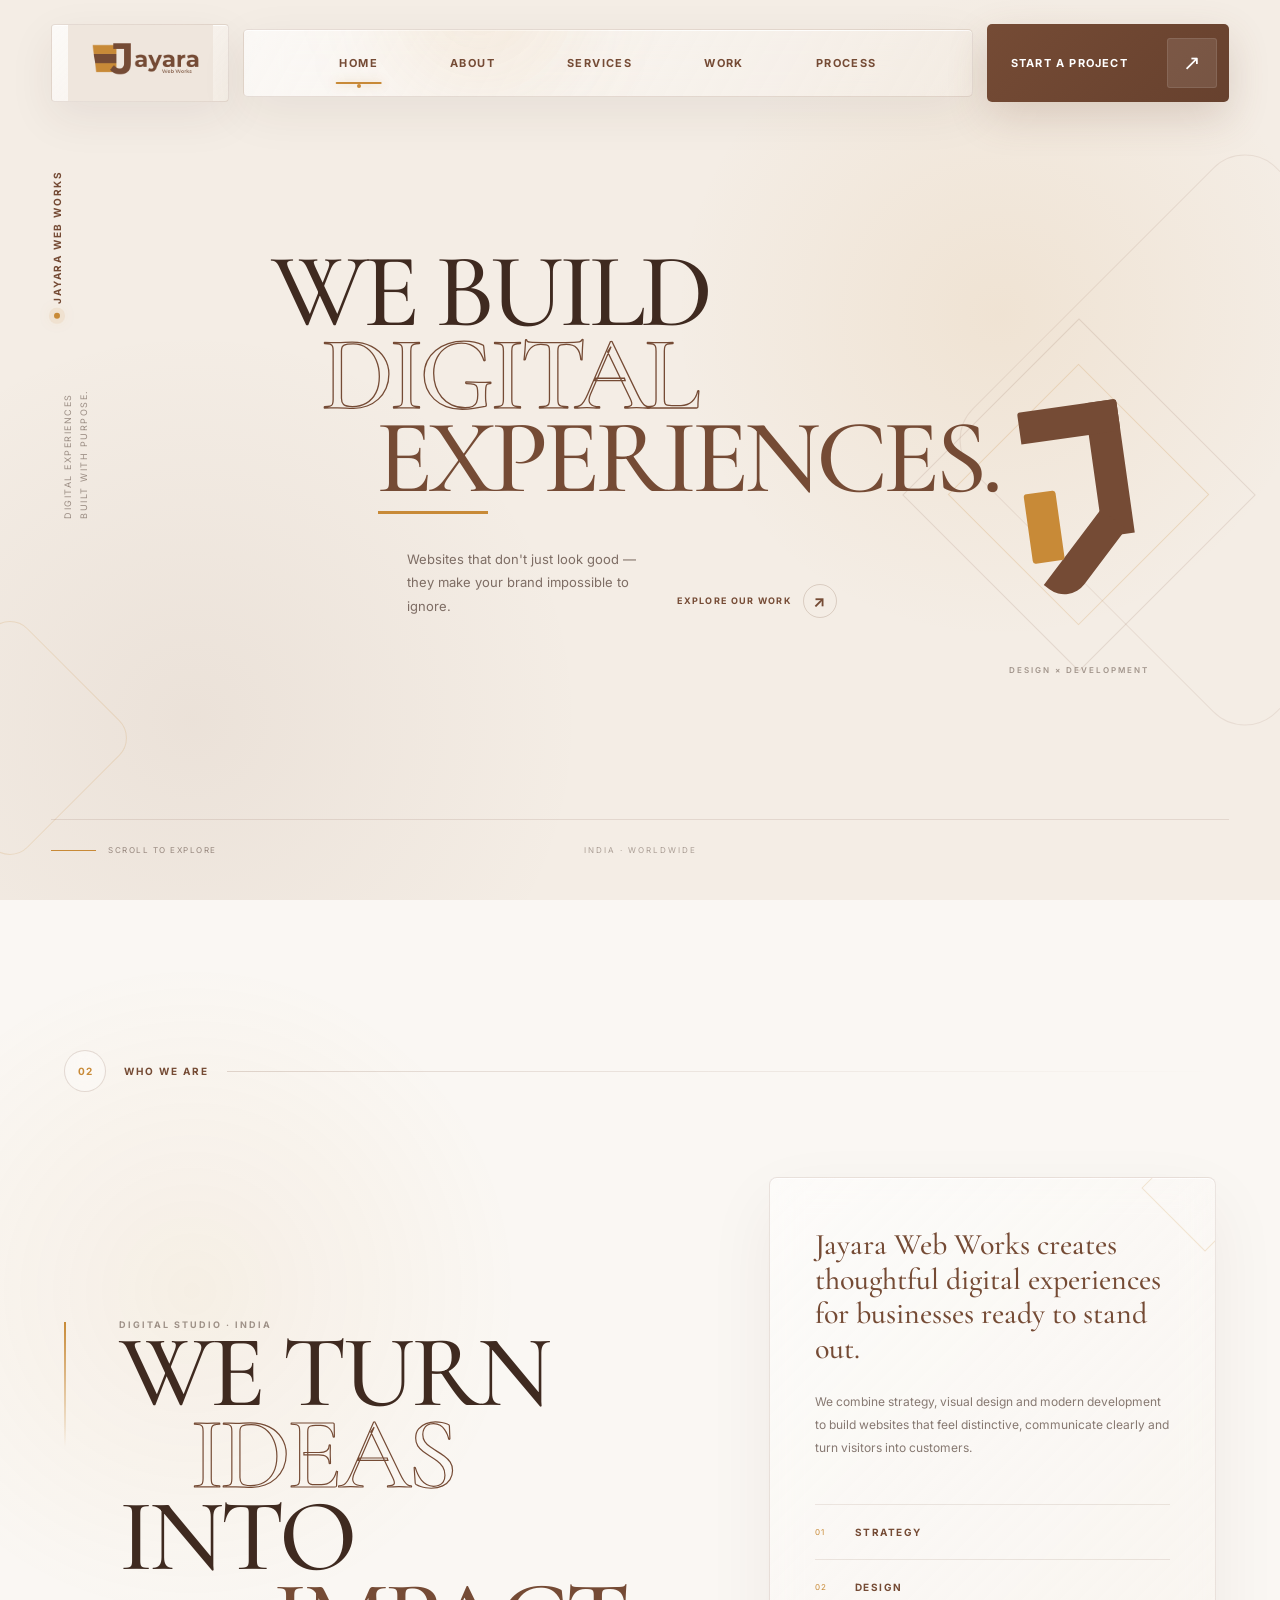
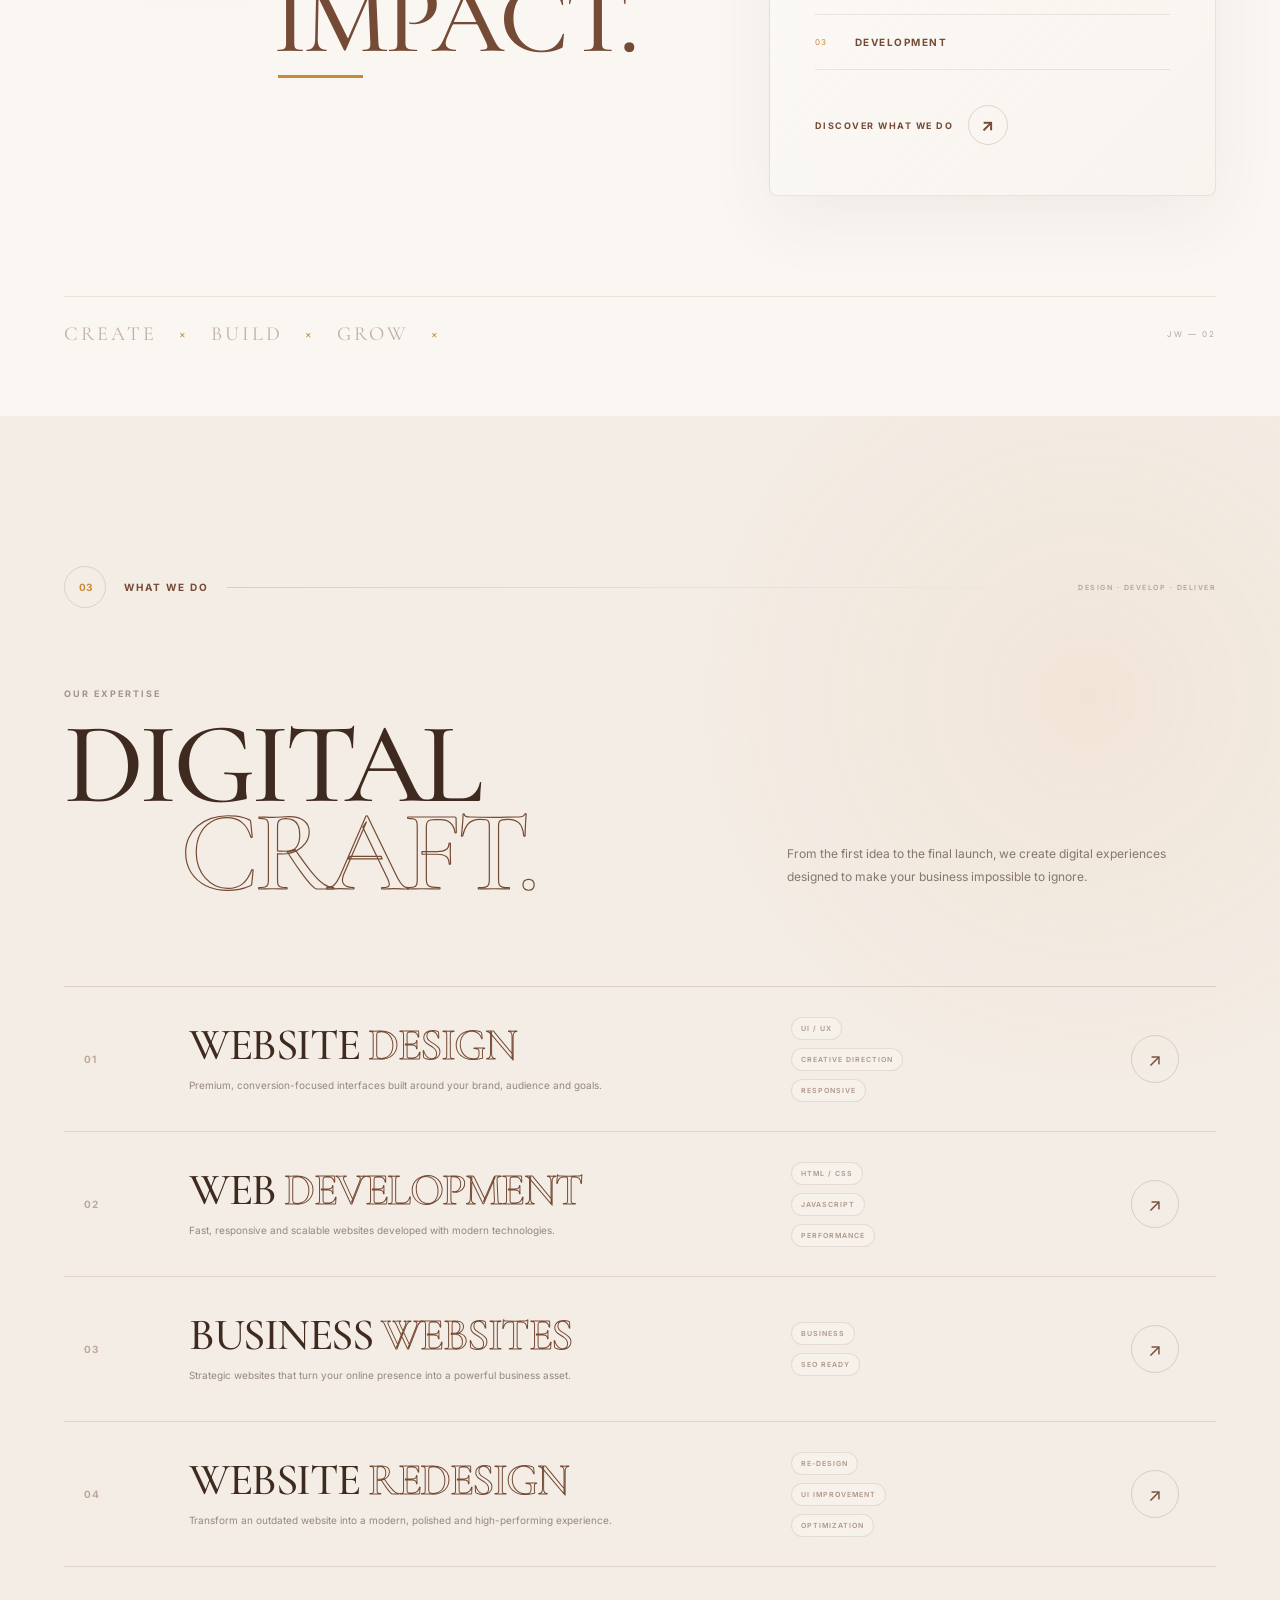
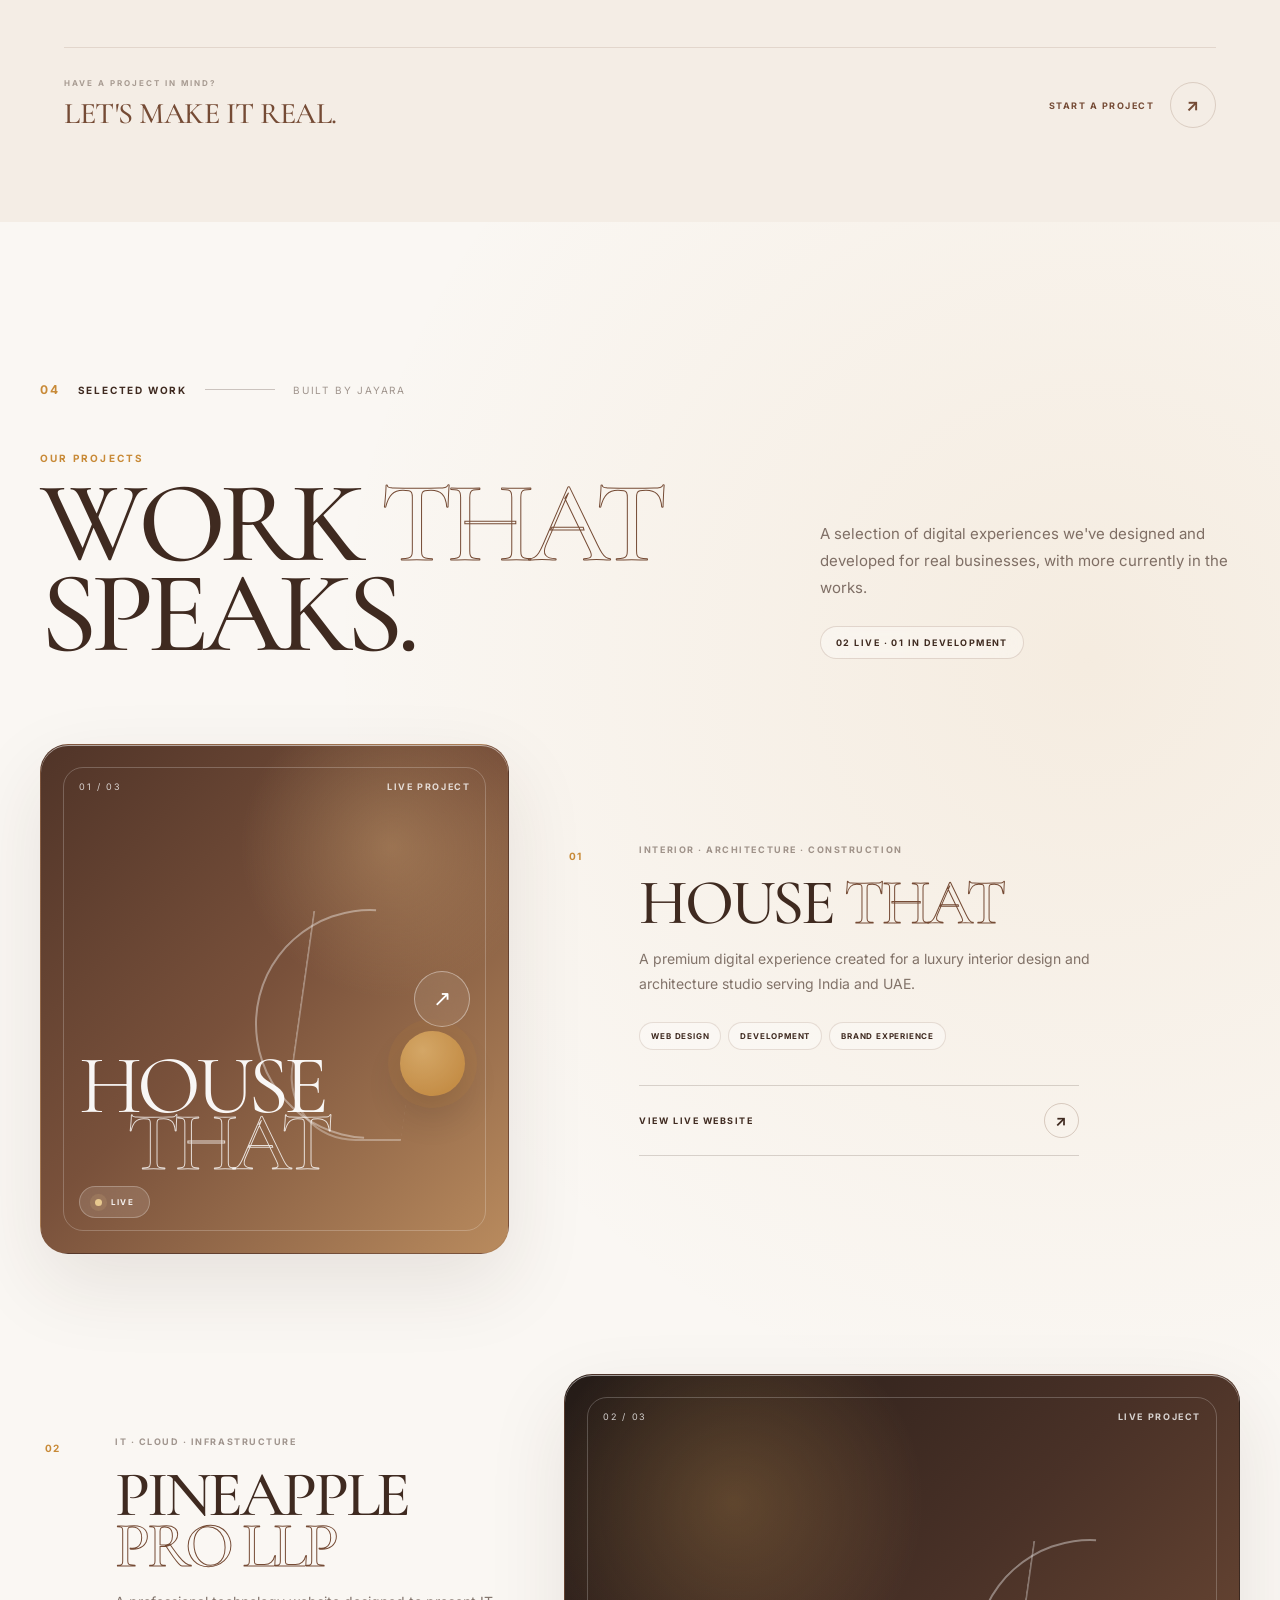
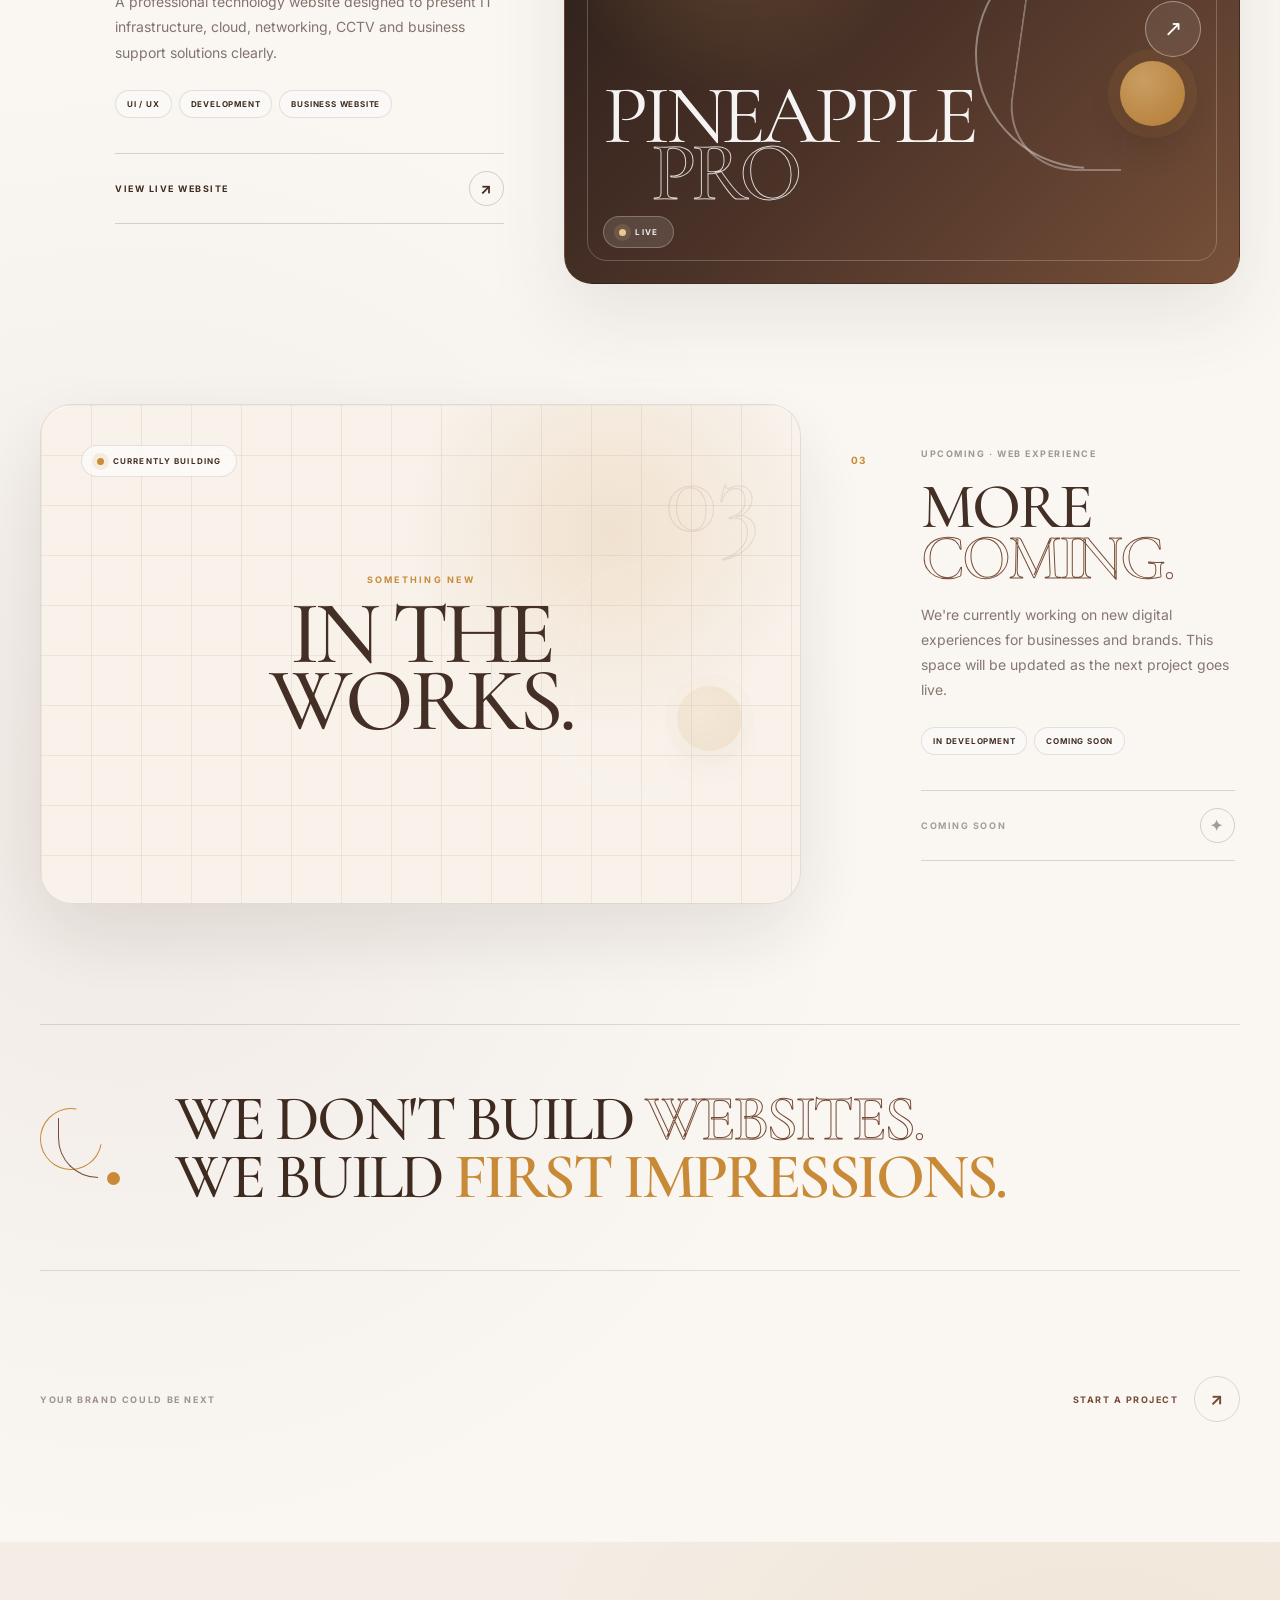
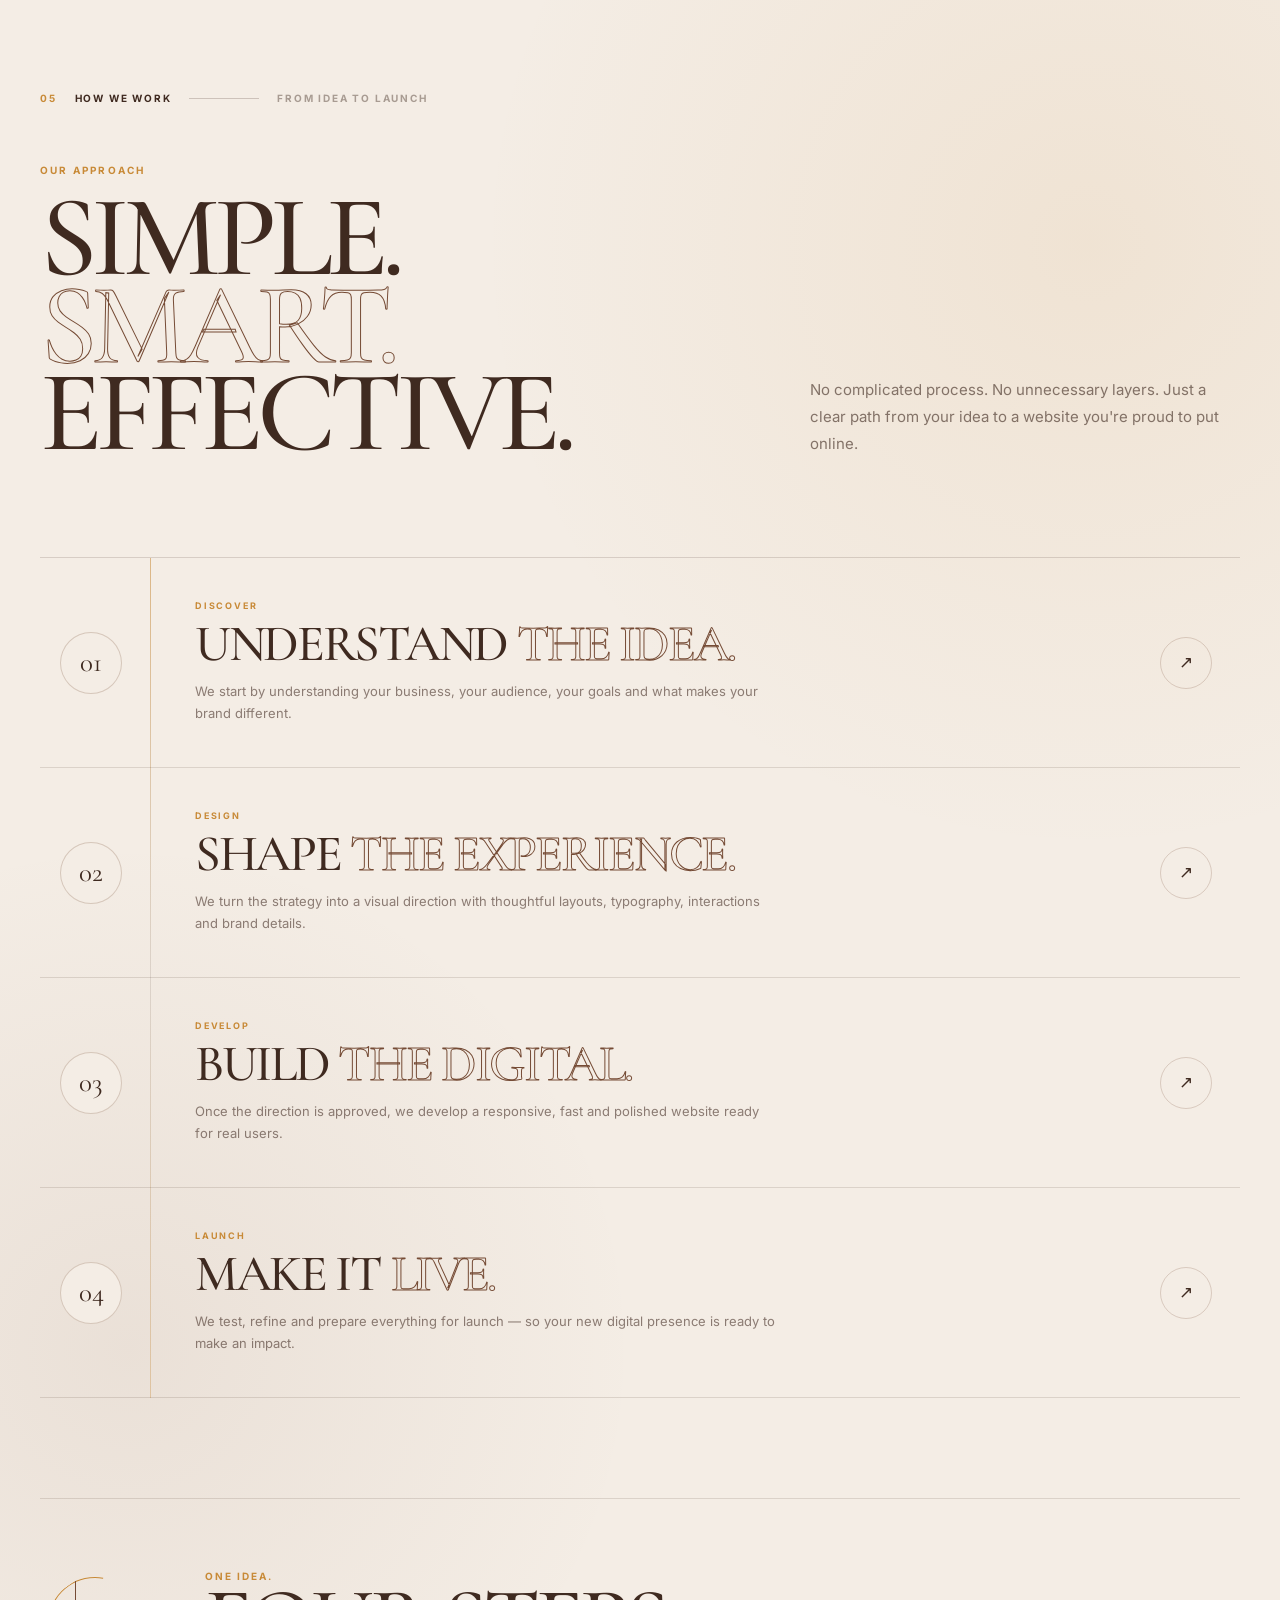
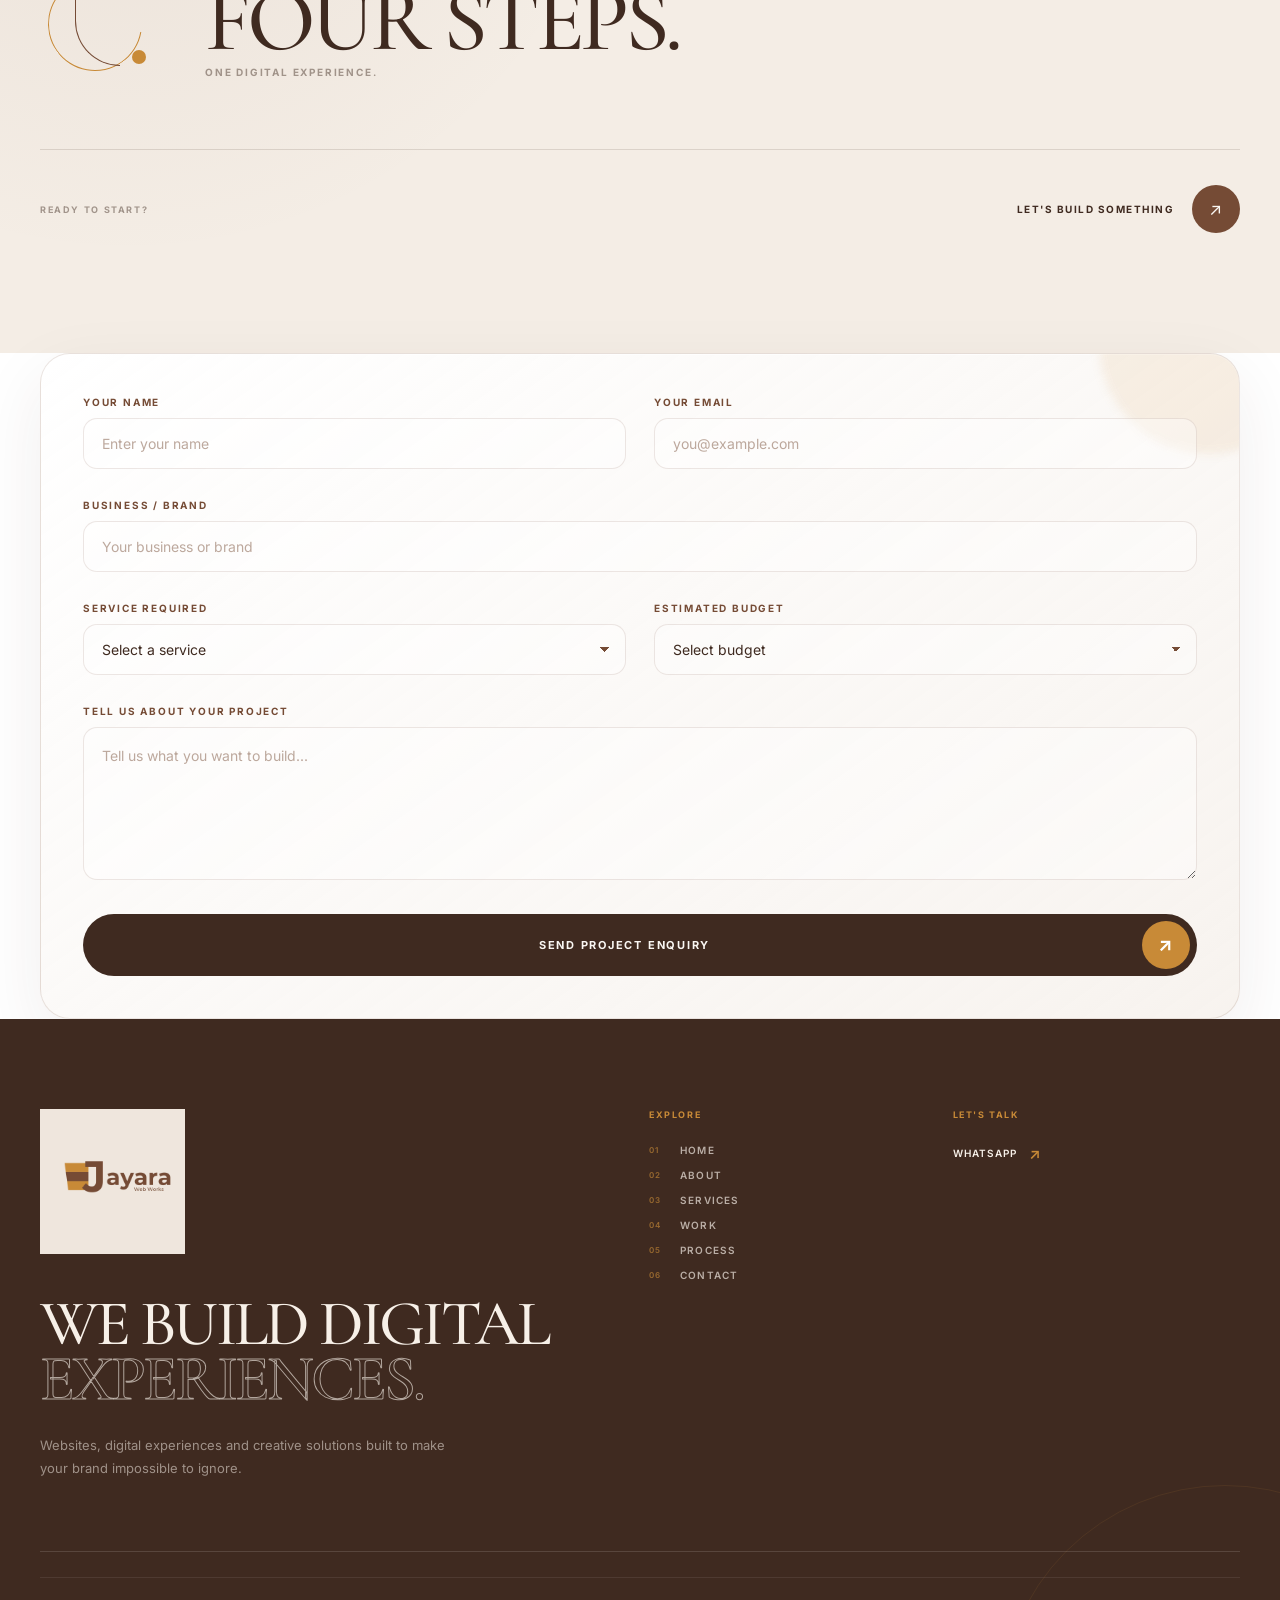
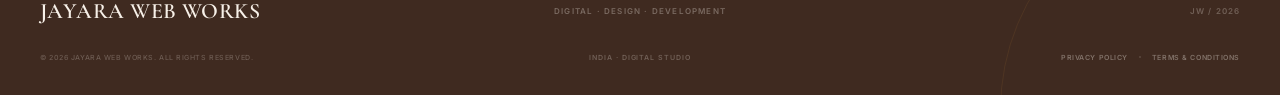
<file: index.html>
<!DOCTYPE html>
<html lang="en">

<head>

    <meta charset="UTF-8">

    <meta name="viewport"
          content="width=device-width, initial-scale=1.0">

    <title>Jayara Web Works</title>

    <meta name="description"
          content="Jayara Web Works — Web Design, Development & Digital Experiences.">

    <!-- Google Fonts -->
    <link rel="preconnect"
          href="https://fonts.googleapis.com">

    <link rel="preconnect"
          href="https://fonts.gstatic.com"
          crossorigin>

    <link href="https://fonts.googleapis.com/css2?family=Cormorant+Garamond:wght@400;500;600;700&family=Inter:wght@400;500;600;700&display=swap"
          rel="stylesheet">

    <!-- Main CSS -->
    <link rel="stylesheet" href="style.css">
<link rel="stylesheet" href="footer.css">
<link rel="stylesheet" href="navbar-mobile.css">
</head>


<body>
<!-- =========================
     NAVBAR
========================= -->

<header class="navbar">

    <!-- =========================
         DESKTOP NAVBAR
    ========================== -->

    <div class="navbar-desktop">

        <!-- Logo -->
        <a href="#home" class="navbar-logo">
            <img src="logo.png" alt="Jayara Web Works">
        </a>

        <!-- Menu -->
        <nav class="navbar-menu">

            <a href="#home" class="nav-link active">
                HOME
            </a>

            <a href="#about" class="nav-link">
                ABOUT
            </a>

            <a href="#services" class="nav-link">
                SERVICES
            </a>

            <a href="#work" class="nav-link">
                WORK
            </a>

            <a href="#process" class="nav-link">
                PROCESS
            </a>

        </nav>

        <!-- CTA -->
       <a href="#contact" class="navbar-cta">
    <span>START A PROJECT</span>
    <span class="cta-arrow">↗</span>
</a>

    </div>
    </header>



    <!-- =========================
         MOBILE NAVBAR
    ========================== -->

    <div class="navbar-mobile">

        <!-- Logo -->
        <a href="#home" class="navbar-logo">
            <img src="logo.png" alt="Jayara Web Works">
        </a>

        <!-- Menu Button -->
        <button class="mobile-menu-btn" id="mobileMenuBtn">

            <span></span>
            <span></span>

        </button>

    </div>


    <!-- =========================
         MOBILE MENU
    ========================== -->

    <nav class="mobile-menu" id="mobileMenu">

        <a href="#home">HOME</a>

        <a href="#about">ABOUT</a>

        <a href="#services">SERVICES</a>

        <a href="#work">WORK</a>

        <a href="#process">PROCESS</a>

      <a href="#contact">START A PROJECT ↗</a>
    </nav>



    <!-- =========================================
         WEBSITE CONTENT STARTS HERE
    ========================================== -->
<!-- =========================================================
     HERO SECTION
========================================================= -->

<section class="hero" id="home">

    <!-- Decorative Background -->
    <div class="hero-bg-shape hero-bg-shape-1"></div>
    <div class="hero-bg-shape hero-bg-shape-2"></div>


    <!-- Main Hero Container -->
    <div class="hero-container">


        <!-- =========================================
             LEFT — INTRO
        ========================================== -->

        <div class="hero-intro">

            <span class="hero-eyebrow">
                <span class="hero-dot"></span>
                JAYARA WEB WORKS
            </span>

            <p class="hero-small-text">
                DIGITAL EXPERIENCES
                <br>
                BUILT WITH PURPOSE.
            </p>

        </div>


        <!-- =========================================
             CENTER — MAIN HEADING
        ========================================== -->

        <div class="hero-content">

            <h1 class="hero-title">

                WE BUILD

                <span class="hero-title-outline">
                    DIGITAL
                </span>

                <span class="hero-title-solid">
                    EXPERIENCES.
                </span>

            </h1>


            <div class="hero-description">

                <p>
                    Websites that don't just look good —
                    they make your brand impossible to ignore.
                </p>

                <a href="#work" class="hero-link">
                    <span>EXPLORE OUR WORK</span>
                    <span class="hero-link-arrow">↗</span>
                </a>

            </div>

        </div>


        <!-- =========================================
             RIGHT — GEOMETRIC J
        ========================================== -->

        <div class="hero-mark">

            <div class="hero-j">

                <span class="j-block j-block-1"></span>
                <span class="j-block j-block-2"></span>
                <span class="j-block j-block-3"></span>
                <span class="j-block j-block-4"></span>

            </div>

            <span class="hero-mark-label">
                DESIGN × DEVELOPMENT
            </span>

        </div>


        <!-- =========================================
             BOTTOM INFO
        ========================================== -->

        <div class="hero-bottom">

            <div class="hero-scroll">

                <span class="scroll-line"></span>

                <span>
                    SCROLL TO EXPLORE
                </span>

            </div>


            <div class="hero-location">
                INDIA · WORLDWIDE
            </div>


         

        </div>

    </div>

</section>
    <!-- =========================================================
     ABOUT SECTION
========================================================= -->

<section class="about-section" id="about">

    <div class="about-container">

        <!-- Top Meta -->
        <div class="about-meta">

            <span class="about-number">02</span>

            <span class="about-label">
                WHO WE ARE
            </span>

            <span class="about-meta-line"></span>

        </div>


        <!-- Main About Content -->
        <div class="about-grid">

            <!-- Left -->
            <div class="about-title-wrap">

                <span class="about-kicker">
                    DIGITAL STUDIO · INDIA
                </span>

                <h2 class="about-title">
                    WE TURN
                    <span>IDEAS</span>
                    INTO
                    <em>IMPACT.</em>
                </h2>

            </div>


            <!-- Right -->
            <div class="about-copy">

                <p class="about-lead">
                    Jayara Web Works creates thoughtful digital
                    experiences for businesses ready to stand out.
                </p>

                <p class="about-description">
                    We combine strategy, visual design and modern
                    development to build websites that feel
                    distinctive, communicate clearly and turn
                    visitors into customers.
                </p>


                <!-- Capabilities -->
                <div class="about-capabilities">

                    <div class="capability">
                        <span>01</span>
                        <strong>STRATEGY</strong>
                    </div>

                    <div class="capability">
                        <span>02</span>
                        <strong>DESIGN</strong>
                    </div>

                    <div class="capability">
                        <span>03</span>
                        <strong>DEVELOPMENT</strong>
                    </div>

                </div>


                <!-- About CTA -->
                <a href="#services" class="about-cta">

                    <span>
                        DISCOVER WHAT WE DO
                    </span>

                    <span class="about-cta-arrow">
                        ↗
                    </span>

                </a>

            </div>

        </div>


        <!-- Bottom Statement -->
        <div class="about-footer">

            <div class="about-marquee">

                <span>CREATE</span>
                <i>×</i>
                <span>BUILD</span>
                <i>×</i>
                <span>GROW</span>
                <i>×</i>

            </div>

            <span class="about-code">
                JW — 02
            </span>

        </div>

    </div>

</section>

    <!-- =========================================================
     SERVICES SECTION
========================================================= -->

<section class="services-section" id="services">

    <div class="services-container">

        <!-- TOP META -->
        <div class="services-meta">

            <span class="services-number">
                03
            </span>

            <span class="services-label">
                WHAT WE DO
            </span>

            <span class="services-line"></span>

            <span class="services-side-text">
                DESIGN · DEVELOP · DELIVER
            </span>

        </div>


        <!-- HEADER -->
        <div class="services-header">

            <div class="services-heading">

                <span class="services-kicker">
                    OUR EXPERTISE
                </span>

                <h2>
                    DIGITAL
                    <span>CRAFT.</span>
                </h2>

            </div>

            <p class="services-intro">
                From the first idea to the final launch,
                we create digital experiences designed
                to make your business impossible to ignore.
            </p>

        </div>


        <!-- SERVICES LIST -->
        <div class="services-list">


            <!-- SERVICE 01 -->
            <article class="service-item">

                <div class="service-index">
                    01
                </div>

                <div class="service-main">

                    <h3>
                        WEBSITE
                        <span>DESIGN</span>
                    </h3>

                    <p>
                        Premium, conversion-focused interfaces
                        built around your brand, audience and goals.
                    </p>

                </div>

                <div class="service-tags">

                    <span>UI / UX</span>
                    <span>CREATIVE DIRECTION</span>
                    <span>RESPONSIVE</span>

                </div>

                <div class="service-arrow">
                    ↗
                </div>

            </article>


            <!-- SERVICE 02 -->
            <article class="service-item">

                <div class="service-index">
                    02
                </div>

                <div class="service-main">

                    <h3>
                        WEB
                        <span>DEVELOPMENT</span>
                    </h3>

                    <p>
                        Fast, responsive and scalable websites
                        developed with modern technologies.
                    </p>

                </div>

                <div class="service-tags">

                    <span>HTML / CSS</span>
                    <span>JAVASCRIPT</span>
                    <span>PERFORMANCE</span>

                </div>

                <div class="service-arrow">
                    ↗
                </div>

            </article>


            <!-- SERVICE 03 -->
            <article class="service-item">

                <div class="service-index">
                    03
                </div>

                <div class="service-main">

                    <h3>
                        BUSINESS
                        <span>WEBSITES</span>
                    </h3>

                    <p>
                        Strategic websites that turn your online
                        presence into a powerful business asset.
                    </p>

                </div>

                <div class="service-tags">

                    <span>BUSINESS</span>
                    <span>SEO READY</span>

                </div>

                <div class="service-arrow">
                    ↗
                </div>

            </article>


      


            <!-- SERVICE 05 -->
            <article class="service-item">

                <div class="service-index">
                    04
                </div>

                <div class="service-main">

                    <h3>
                        WEBSITE
                        <span>REDESIGN</span>
                    </h3>

                    <p>
                        Transform an outdated website into a modern,
                        polished and high-performing experience.
                    </p>

                </div>

                <div class="service-tags">

                    <span>RE-DESIGN</span>
                    <span>UI IMPROVEMENT</span>
                    <span>OPTIMIZATION</span>

                </div>

                <div class="service-arrow">
                    ↗
                </div>

            </article>

        </div>


        <!-- BOTTOM CTA -->
        <div class="services-footer">

            <div class="services-footer-text">

                <span>
                    HAVE A PROJECT IN MIND?
                </span>

                <strong>
                    LET'S MAKE IT REAL.
                </strong>

            </div>

           <a href="#contact" class="services-cta">

    <span>
        START A PROJECT
    </span>

    <span class="services-cta-arrow">
        ↗
    </span>

</a>

        </div>

    </div>

</section>

 <!-- =========================================================
     04. SELECTED WORK
========================================================= -->

<section class="work-section" id="work">

    <div class="work-container">

        <!-- SECTION META -->
        <div class="work-meta">
            <span class="work-number">04</span>
            <span class="work-label">SELECTED WORK</span>
            <span class="work-line"></span>
            <span class="work-side-text">BUILT BY JAYARA</span>
        </div>


        <!-- HEADER -->
        <div class="work-header">

            <div class="work-heading">

                <span class="work-kicker">
                    OUR PROJECTS
                </span>

                <h2>
                    WORK
                    <span>THAT</span>
                    SPEAKS.
                </h2>

            </div>


            <div class="work-intro">

                <p>
                    A selection of digital experiences we've
                    designed and developed for real businesses,
                    with more currently in the works.
                </p>

                <span class="work-count">
                    02 LIVE · 01 IN DEVELOPMENT
                </span>

            </div>

        </div>



        <!-- =================================================
             PROJECT 01 — HOUSE THAT
        ================================================= -->

        <article class="project-card project-card-large">

            <a
                href="https://housethat.online/"
                target="_blank"
                rel="noopener noreferrer"
                class="project-visual project-housethat"
                aria-label="Visit HouseThat website"
            >

                <div class="project-overlay">

                    <span>
                        01 / 03
                    </span>

                    <strong>
                        LIVE PROJECT
                    </strong>

                </div>


                <div class="live-badge">

                    <span class="live-dot"></span>

                    LIVE

                </div>


                <div class="project-brand">

                    <span>HOUSE</span>

                    <strong>THAT</strong>

                </div>


                <div class="project-cup">

                    <span class="cup-top"></span>
                    <span class="cup-side"></span>
                    <span class="cup-accent"></span>

                </div>


                <div class="project-view-circle">
                    ↗
                </div>

            </a>


            <div class="project-info">

                <div class="project-index">
                    01
                </div>


                <div class="project-details">

                    <span class="project-category">
                        INTERIOR · ARCHITECTURE · CONSTRUCTION
                    </span>

                    <h3>
                        HOUSE
                        <em>THAT</em>
                    </h3>

                    <p>
                        A premium digital experience created
                        for a luxury interior design and
                        architecture studio serving India and UAE.
                    </p>


                    <div class="project-services">

                        <span>WEB DESIGN</span>
                        <span>DEVELOPMENT</span>
                        <span>BRAND EXPERIENCE</span>

                    </div>


                    <a
                        href="https://housethat.online/"
                        target="_blank"
                        rel="noopener noreferrer"
                        class="project-view"
                    >

                        <span>
                            VIEW LIVE WEBSITE
                        </span>

                        <span>
                            ↗
                        </span>

                    </a>

                </div>

            </div>

        </article>



        <!-- =================================================
             PROJECT 02 — PINEAPPLE PRO
        ================================================= -->

        <article class="project-card project-card-large project-card-reverse">

            <a
                href="https://pineapplepro.in/"
                target="_blank"
                rel="noopener noreferrer"
                class="project-visual project-pineapple"
                aria-label="Visit PineapplePro website"
            >

                <div class="project-overlay">

                    <span>
                        02 / 03
                    </span>

                    <strong>
                        LIVE PROJECT
                    </strong>

                </div>


                <div class="live-badge">

                    <span class="live-dot"></span>

                    LIVE

                </div>


                <div class="project-brand">

                    <span>PINEAPPLE</span>

                    <strong>PRO</strong>

                </div>


                <div class="project-cup">

                    <span class="cup-top"></span>
                    <span class="cup-side"></span>
                    <span class="cup-accent"></span>

                </div>


                <div class="project-view-circle">
                    ↗
                </div>

            </a>


            <div class="project-info">

                <div class="project-index">
                    02
                </div>


                <div class="project-details">

                    <span class="project-category">
                        IT · CLOUD · INFRASTRUCTURE
                    </span>

                    <h3>
                        PINEAPPLE
                        <em>PRO LLP</em>
                    </h3>

                    <p>
                        A professional technology website
                        designed to present IT infrastructure,
                        cloud, networking, CCTV and business
                        support solutions clearly.
                    </p>


                    <div class="project-services">

                        <span>UI / UX</span>
                        <span>DEVELOPMENT</span>
                        <span>BUSINESS WEBSITE</span>

                    </div>


                    <a
                        href="https://pineapplepro.in/"
                        target="_blank"
                        rel="noopener noreferrer"
                        class="project-view"
                    >

                        <span>
                            VIEW LIVE WEBSITE
                        </span>

                        <span>
                            ↗
                        </span>

                    </a>

                </div>

            </div>

        </article>



        <!-- =================================================
             PROJECT 03 — CURRENTLY BUILDING
        ================================================= -->

        <article class="project-card project-card-upcoming">

            <div class="project-visual project-upcoming-visual">

                <div class="upcoming-status">

                    <span class="status-dot"></span>

                    CURRENTLY BUILDING

                </div>


                <div class="upcoming-number">
                    03
                </div>


                <div class="upcoming-grid"></div>


                <div class="upcoming-text">

                    <span>
                        SOMETHING NEW
                    </span>

                    <strong>
                        IN THE<br>
                        WORKS.
                    </strong>

                </div>


                <div class="project-cup">

                    <span class="cup-top"></span>
                    <span class="cup-side"></span>
                    <span class="cup-accent"></span>

                </div>

            </div>


            <div class="project-info">

                <div class="project-index">
                    03
                </div>


                <div class="project-details">

                    <span class="project-category">
                        UPCOMING · WEB EXPERIENCE
                    </span>

                    <h3>
                        MORE
                        <em>COMING.</em>
                    </h3>

                    <p>
                        We're currently working on new
                        digital experiences for businesses
                        and brands. This space will be updated
                        as the next project goes live.
                    </p>


                    <div class="project-services">

                        <span>IN DEVELOPMENT</span>
                        <span>COMING SOON</span>

                    </div>


                    <div class="project-view project-view-disabled">

                        <span>
                            COMING SOON
                        </span>

                        <span>
                            ✦
                        </span>

                    </div>

                </div>

            </div>

        </article>



        <!-- =================================================
             STATEMENT
        ================================================= -->

        <div class="work-statement">

            <div class="statement-mark">
                <span></span>
                <span></span>
                <span></span>
            </div>


            <p>

                WE DON'T BUILD
                <span>WEBSITES.</span>

                <br>

                WE BUILD
                <strong>FIRST IMPRESSIONS.</strong>

            </p>

        </div>



        <!-- FOOTER CTA -->

        <div class="work-footer">

            <span class="work-footer-label">
                YOUR BRAND COULD BE NEXT
            </span>

          <a href="#contact" class="services-cta">

    <span>
        START A PROJECT
    </span>

    <span class="services-cta-arrow">
        ↗
    </span>

</a>
        </div>

    </div>

</section>

    <!-- =========================================================
     05. PROCESS
========================================================= -->

<section class="process-section" id="process">

    <div class="process-container">

        <!-- META -->

        <div class="process-meta">
            <span class="process-number">05</span>
            <span class="process-label">HOW WE WORK</span>
            <span class="process-line"></span>
            <span class="process-side-text">
                FROM IDEA TO LAUNCH
            </span>
        </div>


        <!-- HEADER -->

        <div class="process-header">

            <div class="process-heading">

                <span class="process-kicker">
                    OUR APPROACH
                </span>

                <h2>
                    SIMPLE.
                    <span>SMART.</span>
                    EFFECTIVE.
                </h2>

            </div>

            <div class="process-intro">

                <p>
                    No complicated process. No unnecessary
                    layers. Just a clear path from your idea
                    to a website you're proud to put online.
                </p>

            </div>

        </div>


        <!-- PROCESS STEPS -->

        <div class="process-list">


            <!-- 01 -->

            <article class="process-item">

                <div class="process-number-large">
                    01
                </div>

                <div class="process-content">

                    <span class="process-step-label">
                        DISCOVER
                    </span>

                    <h3>
                        UNDERSTAND
                        <em>THE IDEA.</em>
                    </h3>

                    <p>
                        We start by understanding your business,
                        your audience, your goals and what makes
                        your brand different.
                    </p>

                </div>

                <div class="process-icon">
                    ↗
                </div>

            </article>


            <!-- 02 -->

            <article class="process-item">

                <div class="process-number-large">
                    02
                </div>

                <div class="process-content">

                    <span class="process-step-label">
                        DESIGN
                    </span>

                    <h3>
                        SHAPE
                        <em>THE EXPERIENCE.</em>
                    </h3>

                    <p>
                        We turn the strategy into a visual
                        direction with thoughtful layouts,
                        typography, interactions and brand details.
                    </p>

                </div>

                <div class="process-icon">
                    ↗
                </div>

            </article>


            <!-- 03 -->

            <article class="process-item">

                <div class="process-number-large">
                    03
                </div>

                <div class="process-content">

                    <span class="process-step-label">
                        DEVELOP
                    </span>

                    <h3>
                        BUILD
                        <em>THE DIGITAL.</em>
                    </h3>

                    <p>
                        Once the direction is approved, we
                        develop a responsive, fast and polished
                        website ready for real users.
                    </p>

                </div>

                <div class="process-icon">
                    ↗
                </div>

            </article>


            <!-- 04 -->

            <article class="process-item">

                <div class="process-number-large">
                    04
                </div>

                <div class="process-content">

                    <span class="process-step-label">
                        LAUNCH
                    </span>

                    <h3>
                        MAKE IT
                        <em>LIVE.</em>
                    </h3>

                    <p>
                        We test, refine and prepare everything
                        for launch — so your new digital presence
                        is ready to make an impact.
                    </p>

                </div>

                <div class="process-icon">
                    ↗
                </div>

            </article>

        </div>


        <!-- PROCESS STATEMENT -->

        <div class="process-statement">

            <div class="process-orbit">

                <span></span>
                <span></span>
                <span></span>

            </div>

            <div>

                <span>
                    ONE IDEA.
                </span>

                <strong>
                    FOUR STEPS.
                </strong>

                <p>
                    ONE DIGITAL EXPERIENCE.
                </p>

            </div>

        </div>


        <!-- CTA -->

        <div class="process-footer">

            <span>
                READY TO START?
            </span>

           <a href="#contact">

    <span>
        LET'S BUILD SOMETHING
    </span>

    <b>
        ↗
    </b>

</a>
        </div>

    </div>

</section>

<section class="contact-section" id="contact">

    <div class="contact-container">

        <form class="contact-form" id="projectForm">

    <div class="form-row">
        <div class="form-field">
            <label for="name">YOUR NAME</label>
            <input type="text" id="name" name="name" placeholder="Enter your name" required>
        </div>

        <div class="form-field">
            <label for="email">YOUR EMAIL</label>
            <input type="email" id="email" name="email" placeholder="you@example.com" required>
        </div>
    </div>

    <div class="form-field">
        <label for="business">BUSINESS / BRAND</label>
        <input type="text" id="business" name="business" placeholder="Your business or brand">
    </div>

    <div class="form-row">
        <div class="form-field">
            <label for="service">SERVICE REQUIRED</label>

            <select id="service" name="service" required>
                <option value="" disabled selected>Select a service</option>
                <option value="Website Design">Website Design</option>
                <option value="Web Development">Web Development</option>
                <option value="Business Website">Business Website</option>
               
                <option value="Website Redesign">Website Redesign</option>
                <option value="Something Else">Something Else</option>
            </select>
        </div>

        <div class="form-field">
            <label for="budget">ESTIMATED BUDGET</label>

            <select id="budget" name="budget">
                <option value="" disabled selected>Select budget</option>
                <option value="Under ₹5,000">Under ₹5,000</option>
                <option value="₹5,000 – ₹10,000">₹5,000 – ₹10,000</option>
                <option value="₹10,000 – ₹25,000">₹10,000 – ₹25,000</option>
                <option value="₹25,000+">₹25,000+</option>
                <option value="Not decided yet">Not decided yet</option>
            </select>
        </div>
    </div>

    <div class="form-field">
        <label for="message">TELL US ABOUT YOUR PROJECT</label>

        <textarea
            id="message"
            name="message"
            rows="5"
            placeholder="Tell us what you want to build..."
            required></textarea>
    </div>

    <button type="submit" class="contact-submit">
        <span>SEND PROJECT ENQUIRY</span>
        <span class="contact-submit-arrow">↗</span>
    </button>
  

</form>
            </div>

</section>

 <!-- =====================================================
     07. FOOTER
===================================================== -->

<footer class="jw-footer">

    <div class="footer-container">

        <!-- =========================================
             FOOTER TOP
        ========================================== -->

        <div class="footer-top">


            <!-- BRAND -->
            <div class="footer-brand">

                <a href="#home" class="footer-logo">
                    <img src="logo.png" alt="Jayara Web Works">
                </a>

                <p class="footer-tagline">
                    WE BUILD DIGITAL
                    <span>EXPERIENCES.</span>
                </p>

                <p class="footer-description">
                    Websites, digital experiences and creative solutions
                    built to make your brand impossible to ignore.
                </p>

            </div>


            <!-- NAVIGATION -->
            <div class="footer-navigation">

                <span class="footer-label">
                    EXPLORE
                </span>

                <a href="#home">
                    <span>01</span>
                    HOME
                </a>

                <a href="#about">
                    <span>02</span>
                    ABOUT
                </a>

                <a href="#services">
                    <span>03</span>
                    SERVICES
                </a>

                <a href="#work">
                    <span>04</span>
                    WORK
                </a>

                <a href="#process">
                    <span>05</span>
                    PROCESS
                </a>

               <a href="#contact">
    <span>06</span>
    CONTACT
</a>

            </div>


            <!-- CONTACT -->
            <div class="footer-contact">

                <span class="footer-label">
                    LET'S TALK
                </span>

                <a
                    href="https://wa.me/917972219776"
                    target="_blank"
                    rel="noopener"
                    class="footer-whatsapp"
                >
                    WHATSAPP
                    <span>↗</span>
                </a>

               
            </div>

        </div>


        <!-- =========================================
             BRAND STRIP
        ========================================== -->

        <div class="footer-brand-strip">

            <div class="footer-brand-line"></div>

            <div class="footer-brand-row">

                <span class="footer-brand-name">
                    JAYARA WEB WORKS
                </span>

                <span class="footer-brand-slogan">
                    DIGITAL · DESIGN · DEVELOPMENT
                </span>

                <span class="footer-brand-code">
                    JW / 2026
                </span>

            </div>

        </div>


        <!-- =========================================
             BOTTOM / LEGAL
        ========================================== -->

        <div class="footer-bottom">

            <span class="footer-copy">
                © 2026 JAYARA WEB WORKS. ALL RIGHTS RESERVED.
            </span>

            <span class="footer-location">
                INDIA · DIGITAL STUDIO
            </span>

            <div class="footer-legal">

                <a href="privacy-policy.html">
                    PRIVACY POLICY
                </a>

                <span>·</span>

                <a href="terms.html">
                    TERMS &amp; CONDITIONS
                </a>

            </div>

        </div>

    </div>

</footer>
   
    <!-- =========================================
         WEBSITE CONTENT ENDS HERE
    ========================================== -->
<script>
(function () {

    function initMobileNavbar() {

        const button = document.getElementById("mobileMenuBtn");
        const menu = document.getElementById("mobileMenu");

        if (!button || !menu) {
            console.error("Jayara Mobile Navbar: elements not found");
            return;
        }

        console.log("Jayara Mobile Navbar: loaded");

        button.onclick = function (e) {

            e.preventDefault();
            e.stopPropagation();

            const opened = menu.classList.contains("open");

            if (opened) {

                menu.classList.remove("open");
                button.classList.remove("active");
                document.body.classList.remove("menu-open");

            } else {

                menu.classList.add("open");
                button.classList.add("active");
                document.body.classList.add("menu-open");

            }

        };


        /* Close when clicking a menu link */

        const links = menu.querySelectorAll("a");

        links.forEach(function (link) {

            link.onclick = function () {

                menu.classList.remove("open");
                button.classList.remove("active");
                document.body.classList.remove("menu-open");

            };

        });


        /* Close with Escape */

        document.addEventListener("keydown", function (e) {

            if (e.key === "Escape") {

                menu.classList.remove("open");
                button.classList.remove("active");
                document.body.classList.remove("menu-open");

            }

        });

    }


    if (document.readyState === "loading") {

        document.addEventListener(
            "DOMContentLoaded",
            initMobileNavbar
        );

    } else {

        initMobileNavbar();

    }

})();
</script>

<script src="script.js"></script>

    <!-- Main JavaScript -->
   
</body>

</html>
</file>
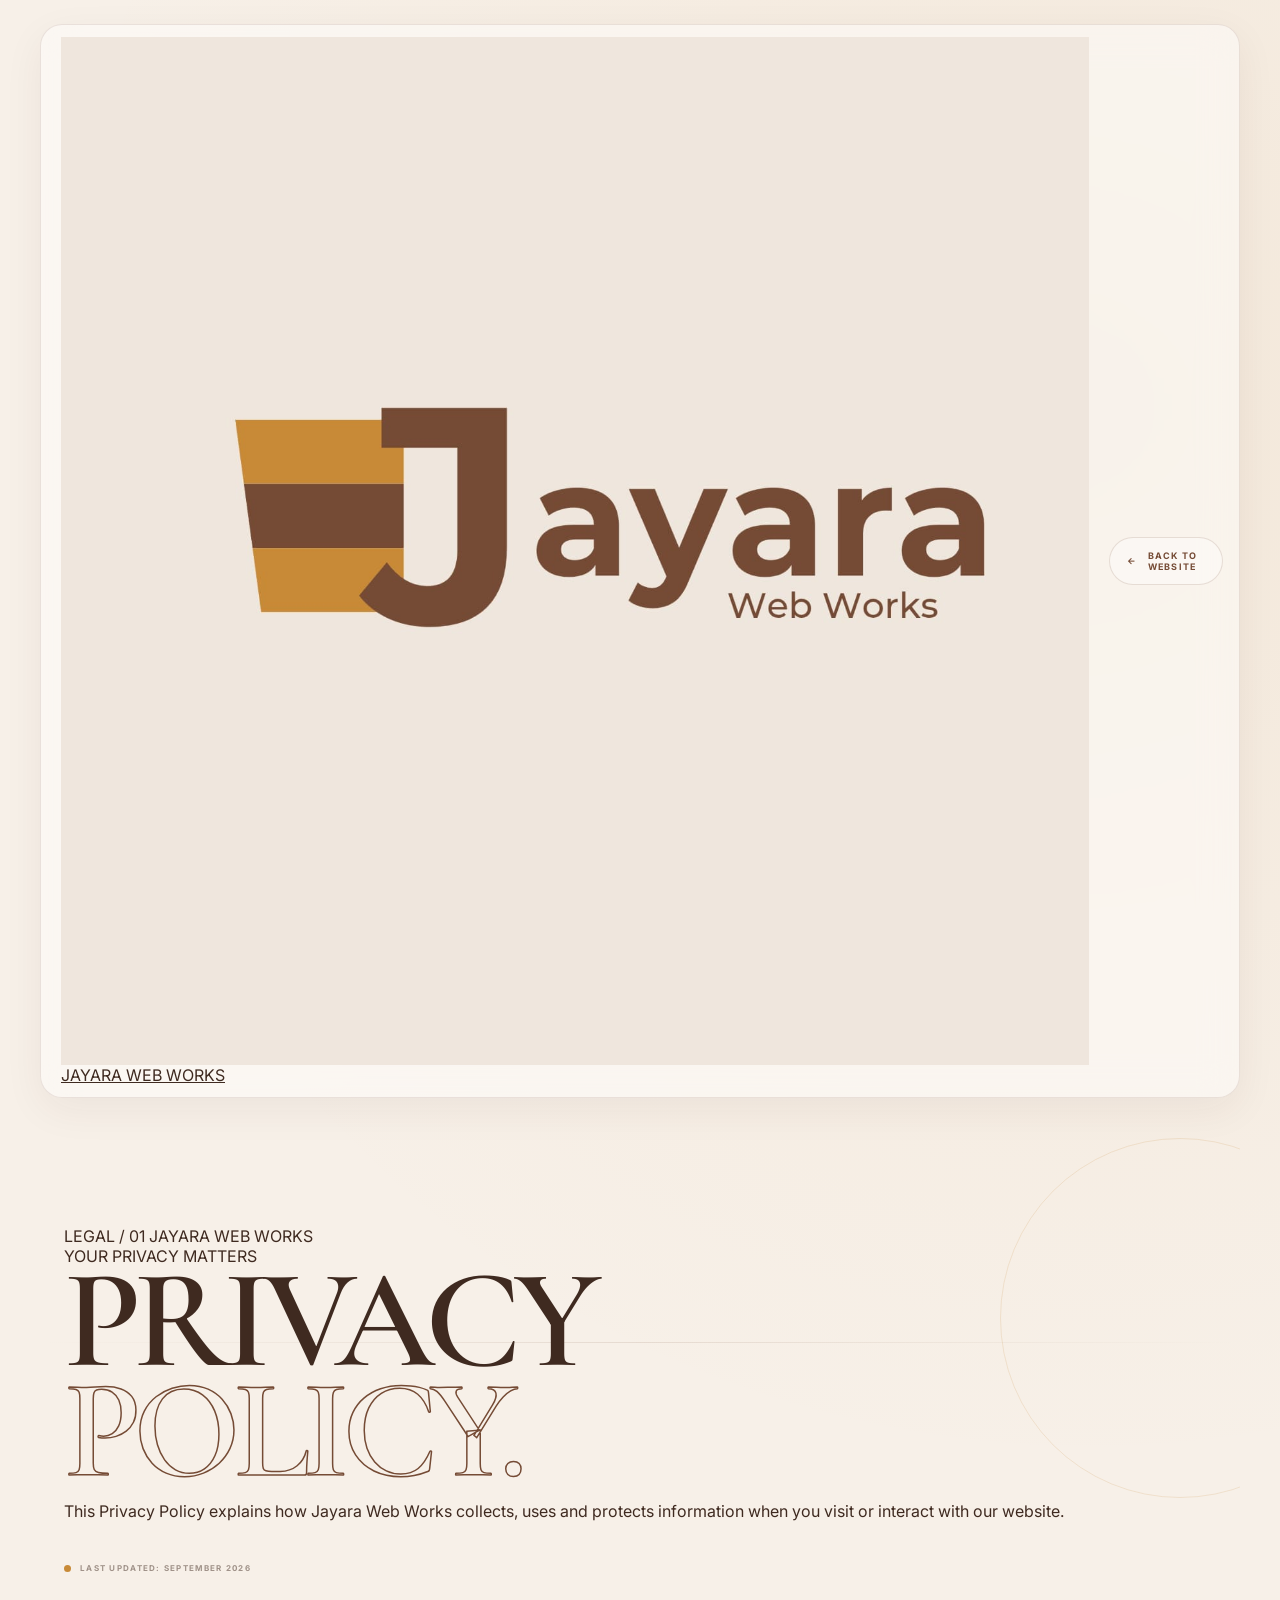
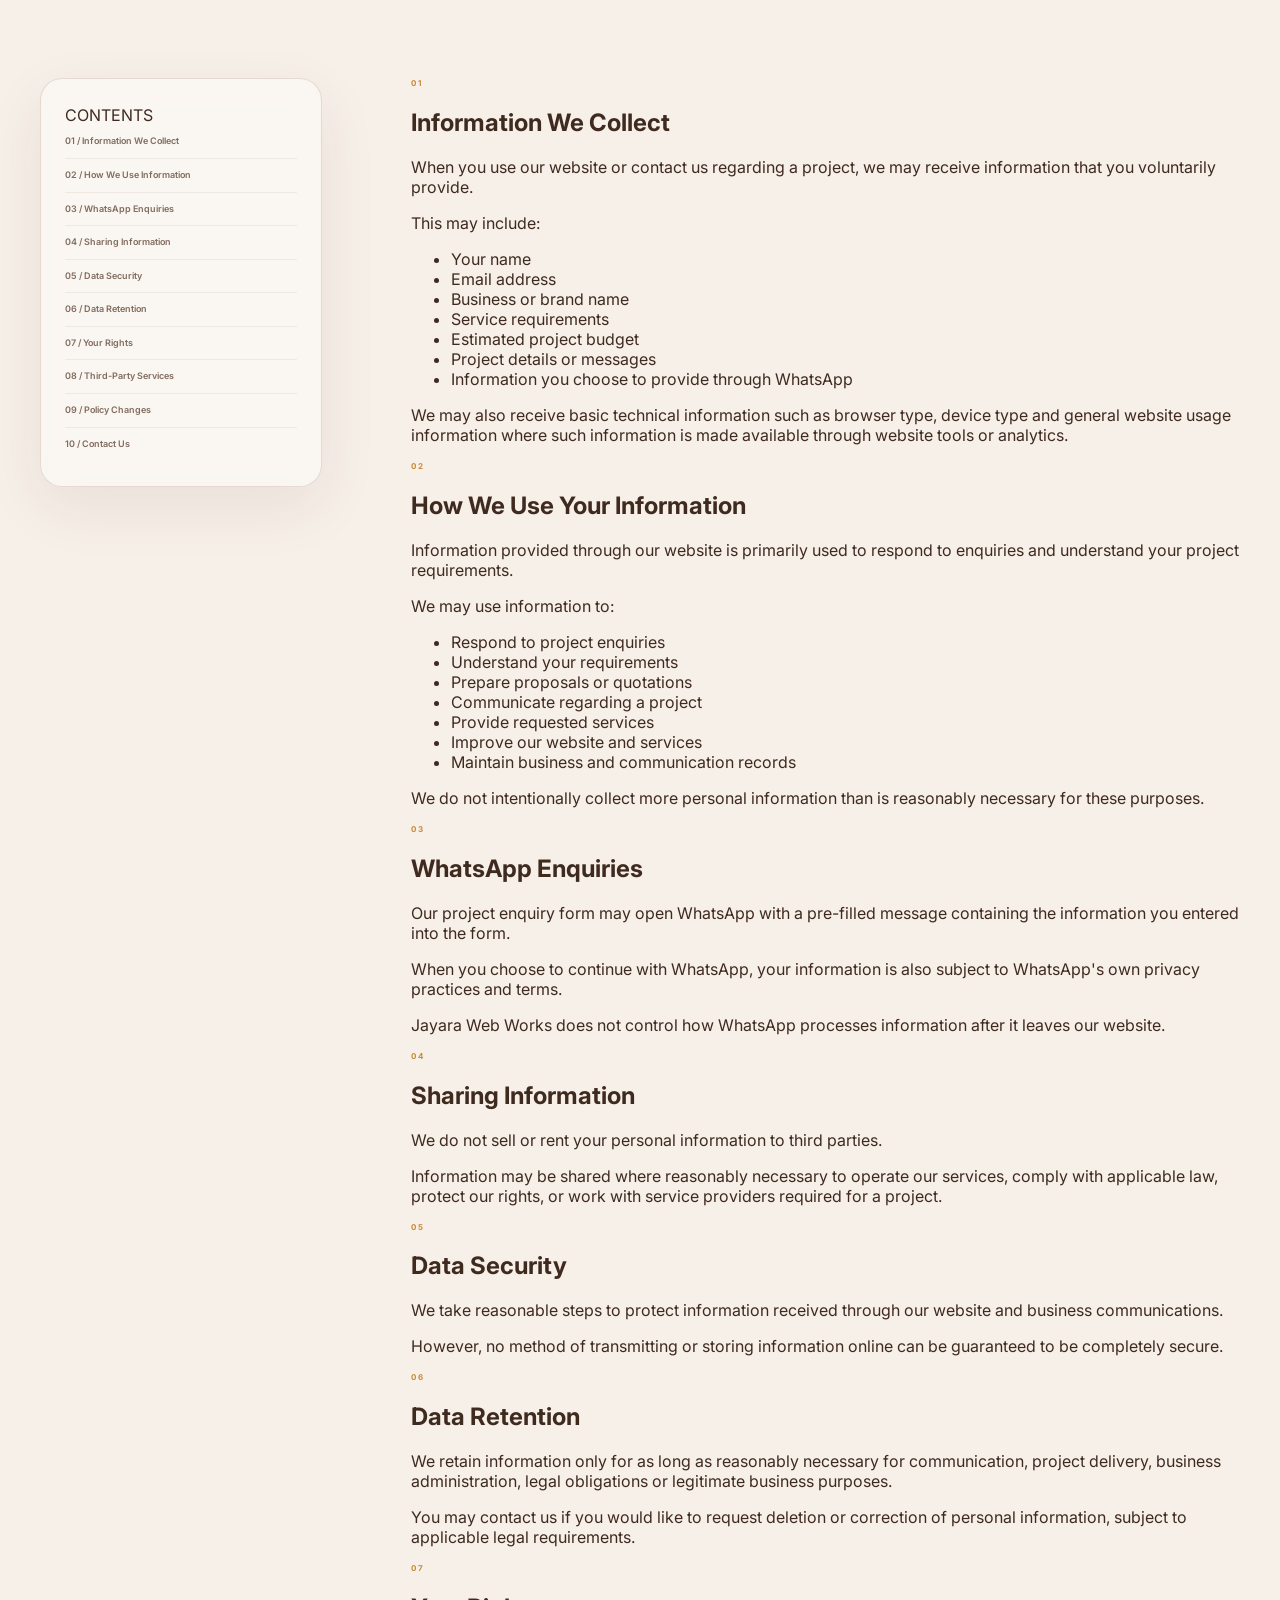
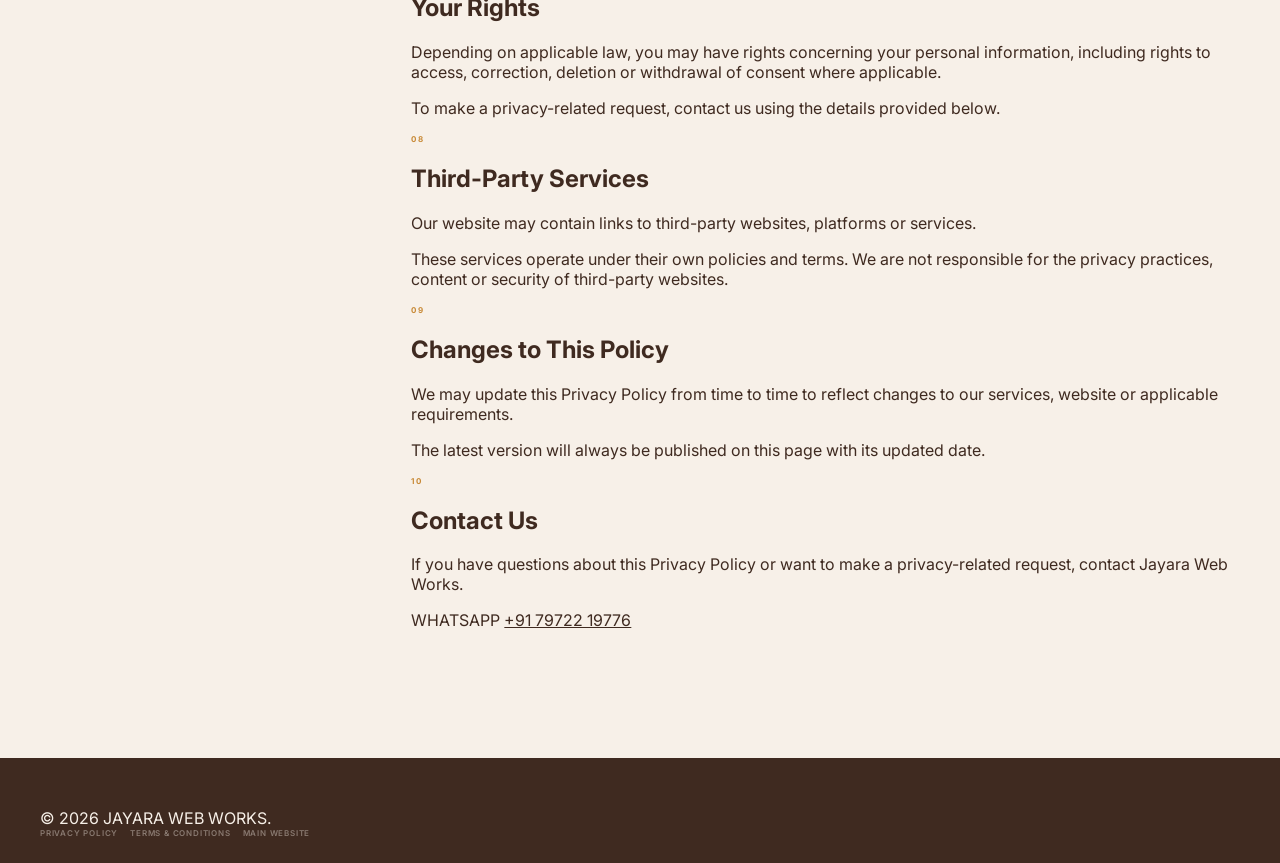
<file: privacy-policy.html>
<!DOCTYPE html>
<html lang="en">

<head>
    <meta charset="UTF-8">

    <meta name="viewport"
          content="width=device-width, initial-scale=1.0">

    <meta name="description"
          content="Privacy Policy of Jayara Web Works.">

    <title>Privacy Policy | Jayara Web Works</title>

    <link rel="preconnect"
          href="https://fonts.googleapis.com">

    <link rel="preconnect"
          href="https://fonts.gstatic.com"
          crossorigin>

    <link href="https://fonts.googleapis.com/css2?family=Cormorant+Garamond:wght@400;500;600;700&family=Inter:wght@400;500;600;700&display=swap"
          rel="stylesheet">

    <link rel="stylesheet"
          href="legal.css">
</head>


<body>

    <!-- =================================================
         NAVIGATION
    ================================================== -->

    <header class="legal-navbar">

        <a href="index.html"
           class="legal-logo">

            <img src="logo.png"
                 alt="Jayara Web Works">

            <span>JAYARA WEB WORKS</span>

        </a>


        <a href="index.html"
           class="legal-back">

            <span>←</span>
            BACK TO WEBSITE

        </a>

    </header>


    <!-- =================================================
         HERO
    ================================================== -->

    <main>

        <section class="legal-hero">

            <div class="legal-container">

                <div class="legal-meta">
                    <span>LEGAL / 01</span>
                    <span>JAYARA WEB WORKS</span>
                </div>


                <span class="legal-kicker">
                    YOUR PRIVACY MATTERS
                </span>


                <h1>
                    PRIVACY
                    <em>POLICY.</em>
                </h1>


                <p class="legal-intro">
                    This Privacy Policy explains how Jayara Web Works
                    collects, uses and protects information when you
                    visit or interact with our website.
                </p>


                <div class="legal-updated">
                    LAST UPDATED: SEPTEMBER 2026
                </div>

            </div>

        </section>


        <!-- =================================================
             CONTENT
        ================================================== -->

        <section class="legal-content">

            <div class="legal-container legal-grid">


                <!-- SIDEBAR -->

                <aside class="legal-sidebar">

                    <span>CONTENTS</span>

                    <a href="#information">
                        01 / Information We Collect
                    </a>

                    <a href="#use">
                        02 / How We Use Information
                    </a>

                    <a href="#whatsapp">
                        03 / WhatsApp Enquiries
                    </a>

                    <a href="#sharing">
                        04 / Sharing Information
                    </a>

                    <a href="#security">
                        05 / Data Security
                    </a>

                    <a href="#retention">
                        06 / Data Retention
                    </a>

                    <a href="#rights">
                        07 / Your Rights
                    </a>

                    <a href="#third-party">
                        08 / Third-Party Services
                    </a>

                    <a href="#changes">
                        09 / Policy Changes
                    </a>

                    <a href="#contact">
                        10 / Contact Us
                    </a>

                </aside>


                <!-- MAIN CONTENT -->

                <article class="legal-article">


                    <section id="information">

                        <span class="legal-section-number">
                            01
                        </span>

                        <h2>
                            Information We Collect
                        </h2>

                        <p>
                            When you use our website or contact us
                            regarding a project, we may receive
                            information that you voluntarily provide.
                        </p>

                        <p>
                            This may include:
                        </p>

                        <ul>
                            <li>Your name</li>
                            <li>Email address</li>
                            <li>Business or brand name</li>
                            <li>Service requirements</li>
                            <li>Estimated project budget</li>
                            <li>Project details or messages</li>
                            <li>Information you choose to provide through WhatsApp</li>
                        </ul>

                        <p>
                            We may also receive basic technical
                            information such as browser type, device
                            type and general website usage information
                            where such information is made available
                            through website tools or analytics.
                        </p>

                    </section>


                    <section id="use">

                        <span class="legal-section-number">
                            02
                        </span>

                        <h2>
                            How We Use Your Information
                        </h2>

                        <p>
                            Information provided through our website
                            is primarily used to respond to enquiries
                            and understand your project requirements.
                        </p>

                        <p>
                            We may use information to:
                        </p>

                        <ul>
                            <li>Respond to project enquiries</li>
                            <li>Understand your requirements</li>
                            <li>Prepare proposals or quotations</li>
                            <li>Communicate regarding a project</li>
                            <li>Provide requested services</li>
                            <li>Improve our website and services</li>
                            <li>Maintain business and communication records</li>
                        </ul>

                        <p>
                            We do not intentionally collect more
                            personal information than is reasonably
                            necessary for these purposes.
                        </p>

                    </section>


                    <section id="whatsapp">

                        <span class="legal-section-number">
                            03
                        </span>

                        <h2>
                            WhatsApp Enquiries
                        </h2>

                        <p>
                            Our project enquiry form may open WhatsApp
                            with a pre-filled message containing the
                            information you entered into the form.
                        </p>

                        <p>
                            When you choose to continue with WhatsApp,
                            your information is also subject to
                            WhatsApp's own privacy practices and terms.
                        </p>

                        <p>
                            Jayara Web Works does not control how
                            WhatsApp processes information after it
                            leaves our website.
                        </p>

                    </section>


                    <section id="sharing">

                        <span class="legal-section-number">
                            04
                        </span>

                        <h2>
                            Sharing Information
                        </h2>

                        <p>
                            We do not sell or rent your personal
                            information to third parties.
                        </p>

                        <p>
                            Information may be shared where reasonably
                            necessary to operate our services, comply
                            with applicable law, protect our rights,
                            or work with service providers required
                            for a project.
                        </p>

                    </section>


                    <section id="security">

                        <span class="legal-section-number">
                            05
                        </span>

                        <h2>
                            Data Security
                        </h2>

                        <p>
                            We take reasonable steps to protect
                            information received through our website
                            and business communications.
                        </p>

                        <p>
                            However, no method of transmitting or
                            storing information online can be guaranteed
                            to be completely secure.
                        </p>

                    </section>


                    <section id="retention">

                        <span class="legal-section-number">
                            06
                        </span>

                        <h2>
                            Data Retention
                        </h2>

                        <p>
                            We retain information only for as long as
                            reasonably necessary for communication,
                            project delivery, business administration,
                            legal obligations or legitimate business
                            purposes.
                        </p>

                        <p>
                            You may contact us if you would like to
                            request deletion or correction of personal
                            information, subject to applicable legal
                            requirements.
                        </p>

                    </section>


                    <section id="rights">

                        <span class="legal-section-number">
                            07
                        </span>

                        <h2>
                            Your Rights
                        </h2>

                        <p>
                            Depending on applicable law, you may have
                            rights concerning your personal information,
                            including rights to access, correction,
                            deletion or withdrawal of consent where
                            applicable.
                        </p>

                        <p>
                            To make a privacy-related request, contact
                            us using the details provided below.
                        </p>

                    </section>


                    <section id="third-party">

                        <span class="legal-section-number">
                            08
                        </span>

                        <h2>
                            Third-Party Services
                        </h2>

                        <p>
                            Our website may contain links to third-party
                            websites, platforms or services.
                        </p>

                        <p>
                            These services operate under their own
                            policies and terms. We are not responsible
                            for the privacy practices, content or
                            security of third-party websites.
                        </p>

                    </section>


                    <section id="changes">

                        <span class="legal-section-number">
                            09
                        </span>

                        <h2>
                            Changes to This Policy
                        </h2>

                        <p>
                            We may update this Privacy Policy from time
                            to time to reflect changes to our services,
                            website or applicable requirements.
                        </p>

                        <p>
                            The latest version will always be published
                            on this page with its updated date.
                        </p>

                    </section>


                    <section id="contact">

                        <span class="legal-section-number">
                            10
                        </span>

                        <h2>
                            Contact Us
                        </h2>

                        <p>
                            If you have questions about this Privacy
                            Policy or want to make a privacy-related
                            request, contact Jayara Web Works.
                        </p>


                     


                        <div class="legal-contact">

                            <span>WHATSAPP</span>

                            <a href="https://wa.me/917972219776"
                               target="_blank"
                               rel="noopener">

                                +91 79722 19776

                            </a>

                        </div>

                    </section>


                </article>

            </div>

        </section>

    </main>


    <!-- =================================================
         FOOTER
    ================================================== -->

    <footer class="legal-footer">

        <div class="legal-container">

            <div>
                © 2026 JAYARA WEB WORKS.
            </div>

            <div class="legal-footer-links">

                <a href="privacy-policy.html">
                    PRIVACY POLICY
                </a>

                <a href="terms.html">
                    TERMS & CONDITIONS
                </a>

                <a href="index.html">
                    MAIN WEBSITE
                </a>

            </div>

        </div>

    </footer>


</body>
</html>
</file>
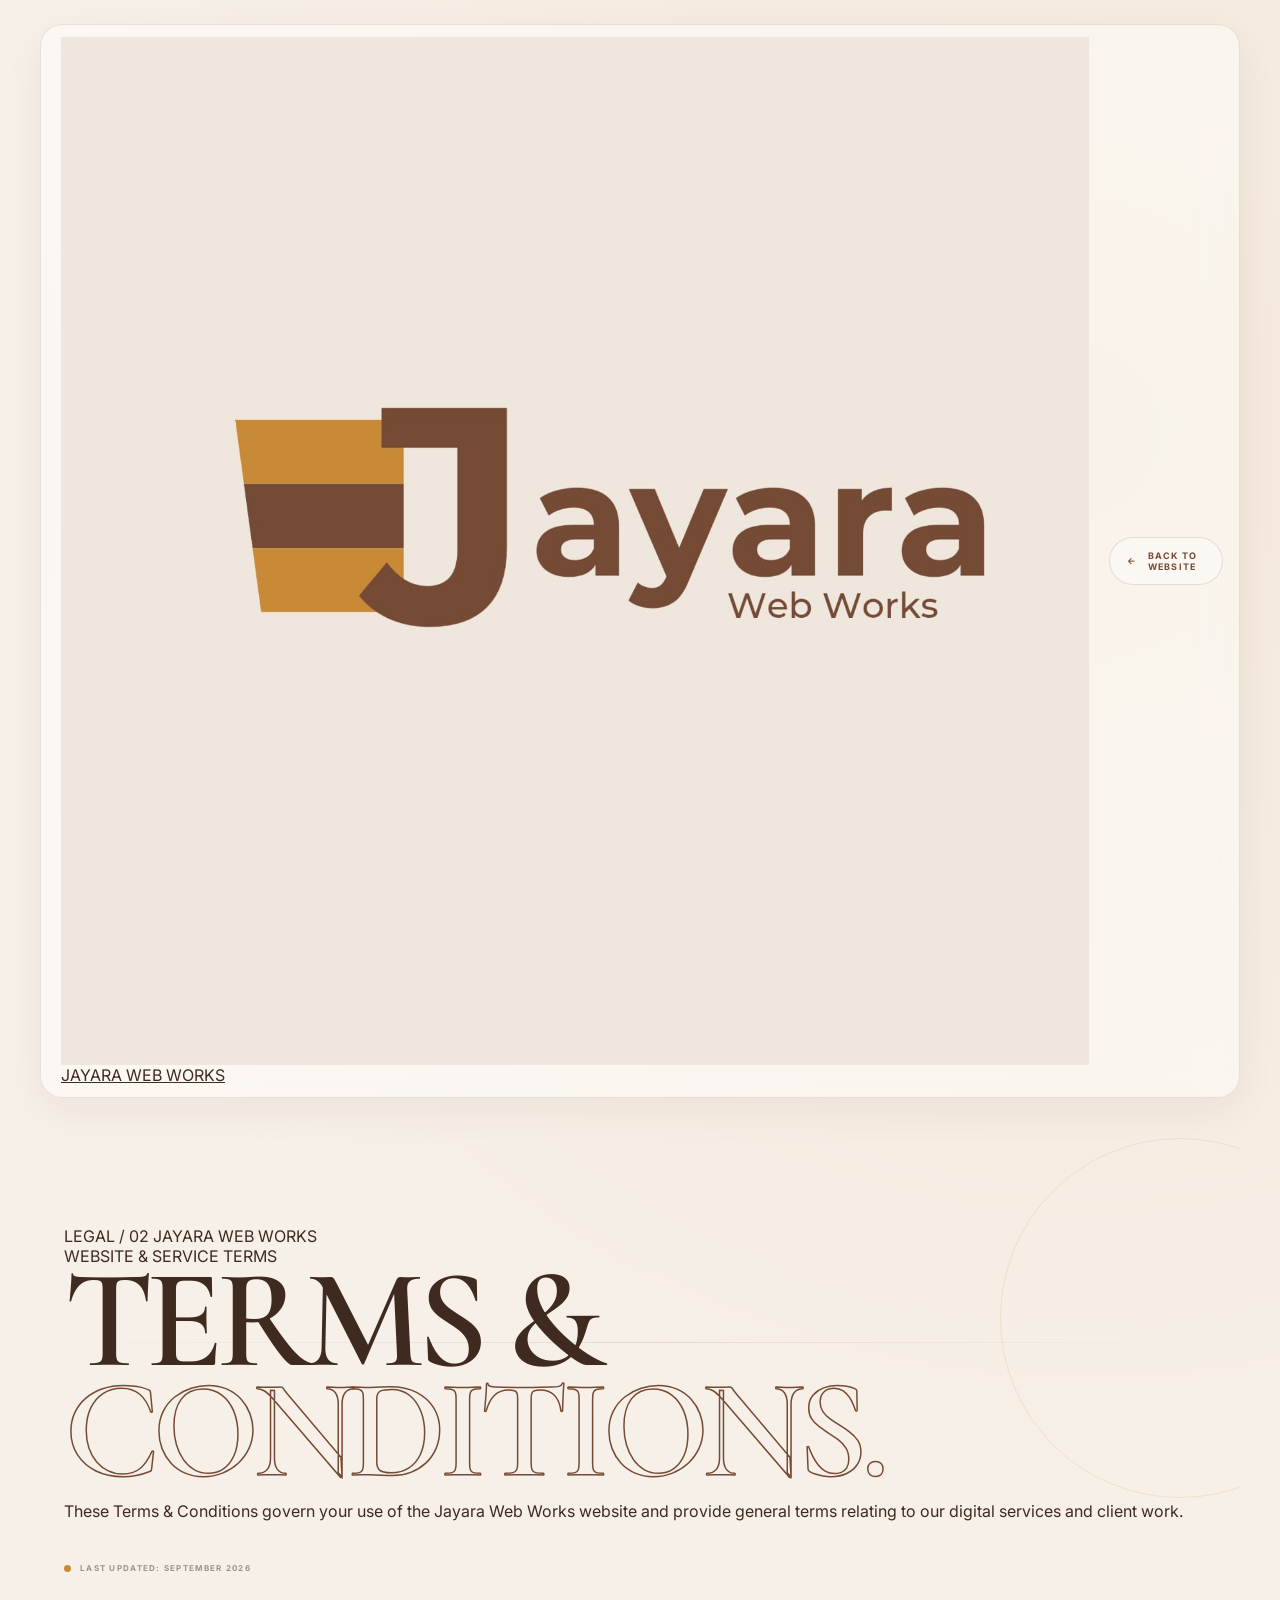
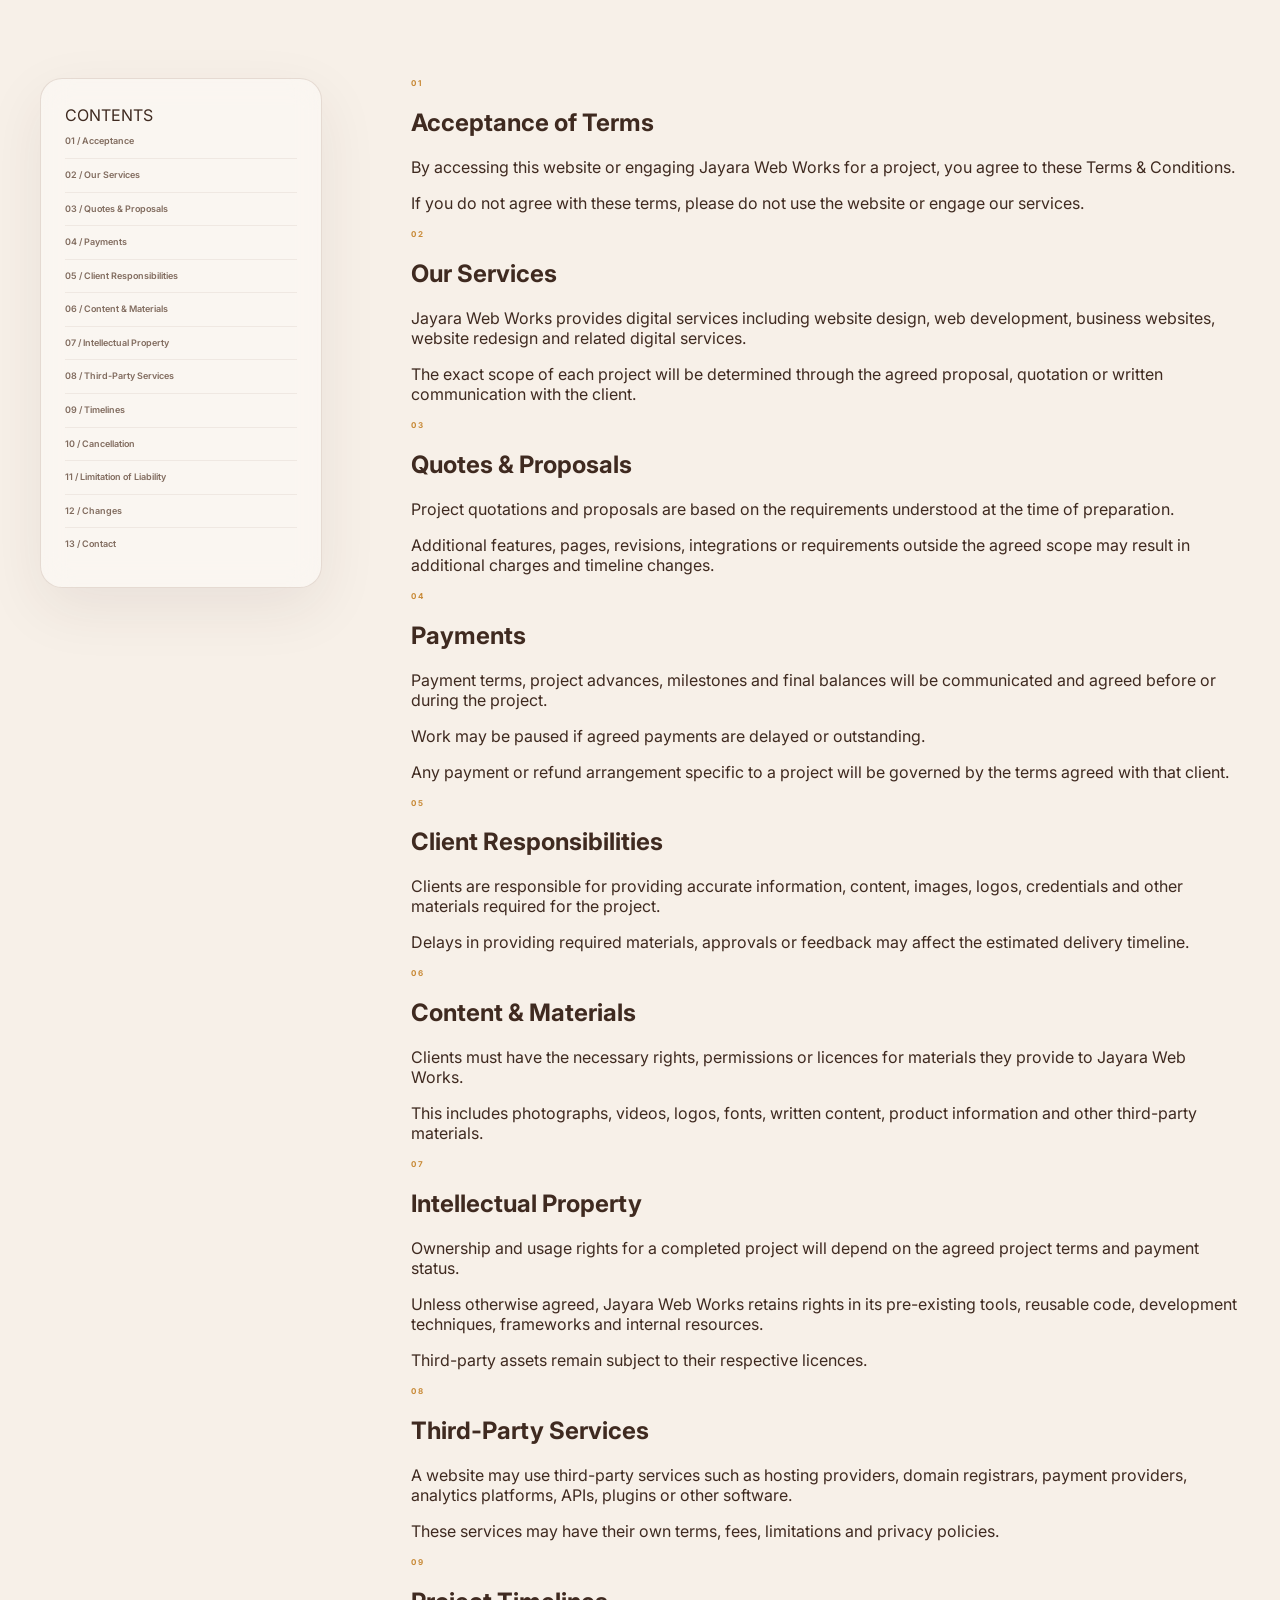
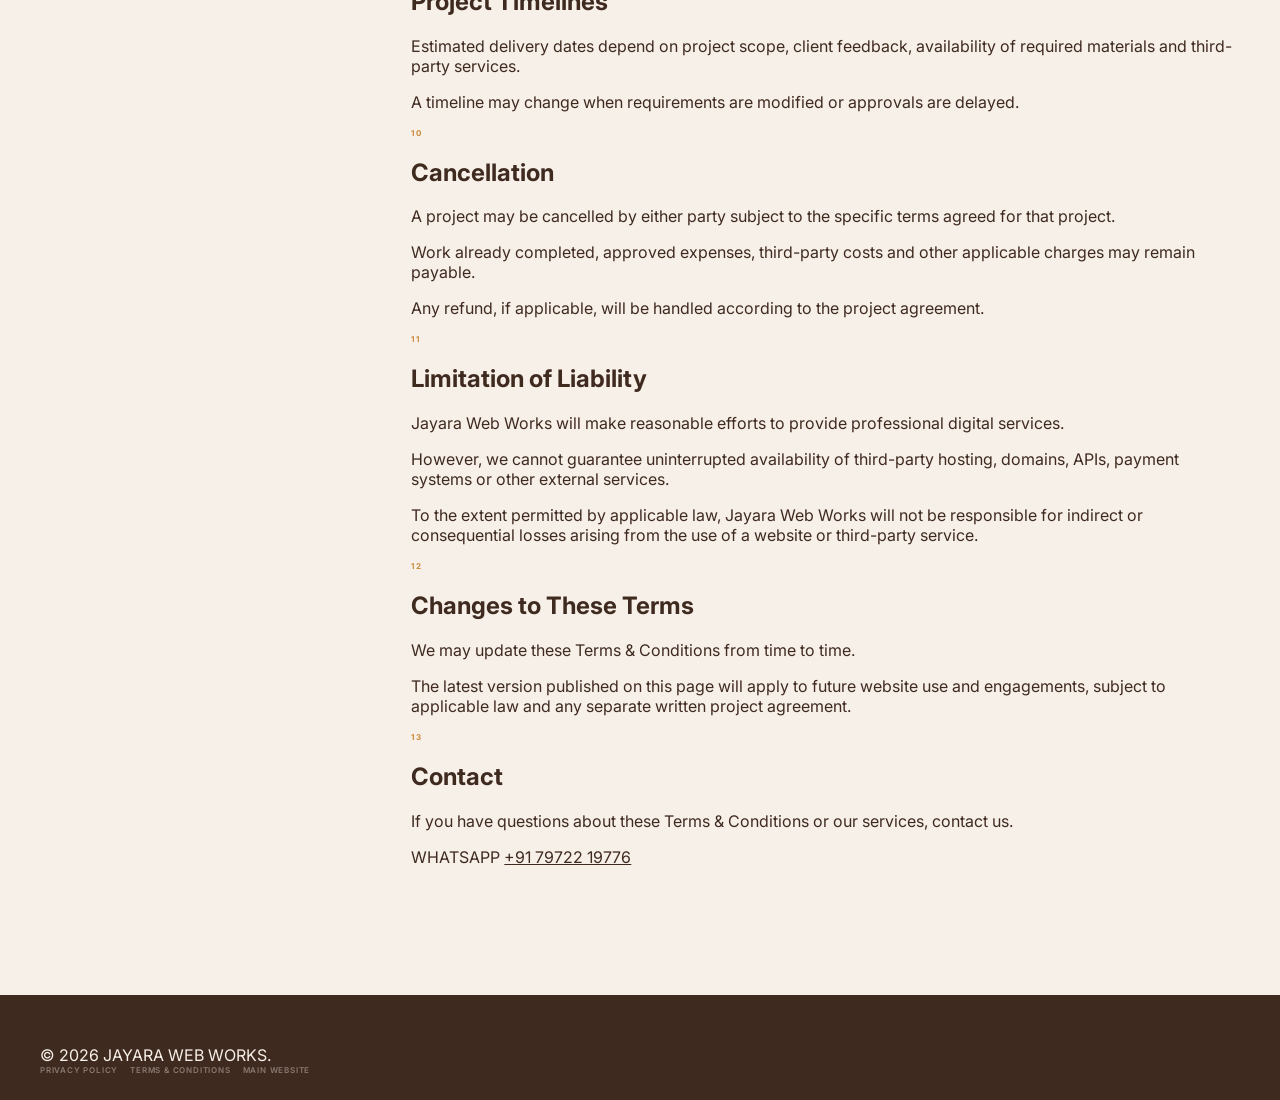
<file: terms.html>
<!DOCTYPE html>
<html lang="en">

<head>
    <meta charset="UTF-8">

    <meta name="viewport"
          content="width=device-width, initial-scale=1.0">

    <meta name="description"
          content="Terms and Conditions of Jayara Web Works.">

    <title>Terms & Conditions | Jayara Web Works</title>

    <link rel="preconnect"
          href="https://fonts.googleapis.com">

    <link rel="preconnect"
          href="https://fonts.gstatic.com"
          crossorigin>

    <link href="https://fonts.googleapis.com/css2?family=Cormorant+Garamond:wght@400;500;600;700&family=Inter:wght@400;500;600;700&display=swap"
          rel="stylesheet">

    <link rel="stylesheet"
          href="legal.css">
</head>


<body>

    <header class="legal-navbar">

        <a href="index.html"
           class="legal-logo">

            <img src="logo.png"
                 alt="Jayara Web Works">

            <span>JAYARA WEB WORKS</span>

        </a>


        <a href="index.html"
           class="legal-back">

            <span>←</span>
            BACK TO WEBSITE

        </a>

    </header>


    <main>

        <section class="legal-hero">

            <div class="legal-container">

                <div class="legal-meta">
                    <span>LEGAL / 02</span>
                    <span>JAYARA WEB WORKS</span>
                </div>

                <span class="legal-kicker">
                    WEBSITE & SERVICE TERMS
                </span>

                <h1>
                    TERMS &
                    <em>CONDITIONS.</em>
                </h1>

                <p class="legal-intro">
                    These Terms & Conditions govern your use of the
                    Jayara Web Works website and provide general terms
                    relating to our digital services and client work.
                </p>

                <div class="legal-updated">
                    LAST UPDATED: SEPTEMBER 2026
                </div>

            </div>

        </section>


        <section class="legal-content">

            <div class="legal-container legal-grid">


                <aside class="legal-sidebar">

                    <span>CONTENTS</span>

                    <a href="#acceptance">
                        01 / Acceptance
                    </a>

                    <a href="#services">
                        02 / Our Services
                    </a>

                    <a href="#quotes">
                        03 / Quotes & Proposals
                    </a>

                    <a href="#payments">
                        04 / Payments
                    </a>

                    <a href="#client">
                        05 / Client Responsibilities
                    </a>

                    <a href="#content">
                        06 / Content & Materials
                    </a>

                    <a href="#intellectual">
                        07 / Intellectual Property
                    </a>

                    <a href="#third-party">
                        08 / Third-Party Services
                    </a>

                    <a href="#timeline">
                        09 / Timelines
                    </a>

                    <a href="#cancellation">
                        10 / Cancellation
                    </a>

                    <a href="#liability">
                        11 / Limitation of Liability
                    </a>

                    <a href="#changes">
                        12 / Changes
                    </a>

                    <a href="#contact">
                        13 / Contact
                    </a>

                </aside>


                <article class="legal-article">


                    <section id="acceptance">

                        <span class="legal-section-number">
                            01
                        </span>

                        <h2>
                            Acceptance of Terms
                        </h2>

                        <p>
                            By accessing this website or engaging
                            Jayara Web Works for a project, you agree
                            to these Terms & Conditions.
                        </p>

                        <p>
                            If you do not agree with these terms, please
                            do not use the website or engage our services.
                        </p>

                    </section>


                    <section id="services">

                        <span class="legal-section-number">
                            02
                        </span>

                        <h2>
                            Our Services
                        </h2>

                        <p>
                            Jayara Web Works provides digital services
                            including website design, web development,
                            business websites, 
                            website redesign and related digital
                            services.
                        </p>

                        <p>
                            The exact scope of each project will be
                            determined through the agreed proposal,
                            quotation or written communication with
                            the client.
                        </p>

                    </section>


                    <section id="quotes">

                        <span class="legal-section-number">
                            03
                        </span>

                        <h2>
                            Quotes & Proposals
                        </h2>

                        <p>
                            Project quotations and proposals are based
                            on the requirements understood at the time
                            of preparation.
                        </p>

                        <p>
                            Additional features, pages, revisions,
                            integrations or requirements outside the
                            agreed scope may result in additional
                            charges and timeline changes.
                        </p>

                    </section>


                    <section id="payments">

                        <span class="legal-section-number">
                            04
                        </span>

                        <h2>
                            Payments
                        </h2>

                        <p>
                            Payment terms, project advances, milestones
                            and final balances will be communicated and
                            agreed before or during the project.
                        </p>

                        <p>
                            Work may be paused if agreed payments are
                            delayed or outstanding.
                        </p>

                        <p>
                            Any payment or refund arrangement specific
                            to a project will be governed by the terms
                            agreed with that client.
                        </p>

                    </section>


                    <section id="client">

                        <span class="legal-section-number">
                            05
                        </span>

                        <h2>
                            Client Responsibilities
                        </h2>

                        <p>
                            Clients are responsible for providing
                            accurate information, content, images,
                            logos, credentials and other materials
                            required for the project.
                        </p>

                        <p>
                            Delays in providing required materials,
                            approvals or feedback may affect the
                            estimated delivery timeline.
                        </p>

                    </section>


                    <section id="content">

                        <span class="legal-section-number">
                            06
                        </span>

                        <h2>
                            Content & Materials
                        </h2>

                        <p>
                            Clients must have the necessary rights,
                            permissions or licences for materials they
                            provide to Jayara Web Works.
                        </p>

                        <p>
                            This includes photographs, videos, logos,
                            fonts, written content, product information
                            and other third-party materials.
                        </p>

                    </section>


                    <section id="intellectual">

                        <span class="legal-section-number">
                            07
                        </span>

                        <h2>
                            Intellectual Property
                        </h2>

                        <p>
                            Ownership and usage rights for a completed
                            project will depend on the agreed project
                            terms and payment status.
                        </p>

                        <p>
                            Unless otherwise agreed, Jayara Web Works
                            retains rights in its pre-existing tools,
                            reusable code, development techniques,
                            frameworks and internal resources.
                        </p>

                        <p>
                            Third-party assets remain subject to their
                            respective licences.
                        </p>

                    </section>


                    <section id="third-party">

                        <span class="legal-section-number">
                            08
                        </span>

                        <h2>
                            Third-Party Services
                        </h2>

                        <p>
                            A website may use third-party services such
                            as hosting providers, domain registrars,
                            payment providers, analytics platforms,
                            APIs, plugins or other software.
                        </p>

                        <p>
                            These services may have their own terms,
                            fees, limitations and privacy policies.
                        </p>

                    </section>


                    <section id="timeline">

                        <span class="legal-section-number">
                            09
                        </span>

                        <h2>
                            Project Timelines
                        </h2>

                        <p>
                            Estimated delivery dates depend on project
                            scope, client feedback, availability of
                            required materials and third-party services.
                        </p>

                        <p>
                            A timeline may change when requirements are
                            modified or approvals are delayed.
                        </p>

                    </section>


                    <section id="cancellation">

                        <span class="legal-section-number">
                            10
                        </span>

                        <h2>
                            Cancellation
                        </h2>

                        <p>
                            A project may be cancelled by either party
                            subject to the specific terms agreed for
                            that project.
                        </p>

                        <p>
                            Work already completed, approved expenses,
                            third-party costs and other applicable
                            charges may remain payable.
                        </p>

                        <p>
                            Any refund, if applicable, will be handled
                            according to the project agreement.
                        </p>

                    </section>


                    <section id="liability">

                        <span class="legal-section-number">
                            11
                        </span>

                        <h2>
                            Limitation of Liability
                        </h2>

                        <p>
                            Jayara Web Works will make reasonable
                            efforts to provide professional digital
                            services.
                        </p>

                        <p>
                            However, we cannot guarantee uninterrupted
                            availability of third-party hosting,
                            domains, APIs, payment systems or other
                            external services.
                        </p>

                        <p>
                            To the extent permitted by applicable law,
                            Jayara Web Works will not be responsible for
                            indirect or consequential losses arising
                            from the use of a website or third-party
                            service.
                        </p>

                    </section>


                    <section id="changes">

                        <span class="legal-section-number">
                            12
                        </span>

                        <h2>
                            Changes to These Terms
                        </h2>

                        <p>
                            We may update these Terms & Conditions from
                            time to time.
                        </p>

                        <p>
                            The latest version published on this page
                            will apply to future website use and
                            engagements, subject to applicable law and
                            any separate written project agreement.
                        </p>

                    </section>


                    <section id="contact">

                        <span class="legal-section-number">
                            13
                        </span>

                        <h2>
                            Contact
                        </h2>

                        <p>
                            If you have questions about these Terms &
                            Conditions or our services, contact us.
                        </p>


                        


                        <div class="legal-contact">

                            <span>WHATSAPP</span>

                            <a href="https://wa.me/917972219776"
                               target="_blank"
                               rel="noopener">

                                +91 79722 19776

                            </a>

                        </div>

                    </section>


                </article>

            </div>

        </section>

    </main>


    <footer class="legal-footer">

        <div class="legal-container">

            <div>
                © 2026 JAYARA WEB WORKS.
            </div>

            <div class="legal-footer-links">

                <a href="privacy-policy.html">
                    PRIVACY POLICY
                </a>

                <a href="terms.html">
                    TERMS & CONDITIONS
                </a>

                <a href="index.html">
                    MAIN WEBSITE
                </a>

            </div>

        </div>

    </footer>

</body>
</html>
</file>
<file: style.css>
/* =========================================================
   JAYARA WEB WORKS — GLOBAL RESPONSIVE SYSTEM
   Put this at the VERY END of style.css
========================================================= */

html {
    width: 100%;
    max-width: 100%;
    margin: 0;
    padding: 0;

    overflow-x: hidden;
    scroll-behavior: smooth;
}

body {
    width: 100%;
    max-width: 100%;
    min-width: 0;
    margin: 0;
    padding: 0;

    overflow-x: hidden;
}

*,
*::before,
*::after {
    box-sizing: border-box;
}


/* Prevent images/videos from creating overflow */

img,
video,
svg,
canvas {
    max-width: 100%;
    height: auto;
}


/* Links/buttons */

button,
a {
    max-width: 100%;
}


/* Text should be allowed to shrink */

h1,
h2,
h3,
h4,
h5,
h6,
p,
span,
a {
    overflow-wrap: break-word;
}

/* =========================================================
   GLOBAL CONTAINERS
========================================================= */

.hero-container,
.about-container,
.services-container,
.work-container,
.process-container,
.contact-container,
.footer-container {

    width: min(1200px, calc(100% - 48px));

    max-width: 1200px;

    margin-left: auto;
    margin-right: auto;

    min-width: 0;
}
/* =========================================================
   JAYARA WEB WORKS — PREMIUM GLASS NAVBAR
========================================================= */

:root {
    --jw-cream: #f4ede5;
    --jw-cream-light: #faf7f3;
    --jw-brown: #754b35;
    --jw-brown-dark: #3f2a20;
    --jw-gold: #c88a37;
    --jw-gold-light: #d9a45b;
    --jw-border: rgba(117, 75, 53, 0.16);
}


/* =========================================================
   NAVBAR WRAPPER
========================================================= */

.navbar {
    position: fixed;
    top: 0;
    left: 0;

    width: 100%;

    padding: 24px 4%;

    z-index: 1000;

    pointer-events: none;
}


/* =========================================================
   DESKTOP NAVBAR
========================================================= */

.navbar-desktop {
    pointer-events: auto;

    width: 100%;

    display: flex;
    align-items: center;

    gap: 14px;

    animation: navbarReveal 1s cubic-bezier(.16, 1, .3, 1) forwards;
}


/* =========================================================
   LOGO
========================================================= */

.navbar-logo {
    position: relative;

    width: 178px;
    height: 78px;

    display: flex;
    align-items: center;
    justify-content: center;

    flex-shrink: 0;

    text-decoration: none;

    background:
        linear-gradient(
            135deg,
            rgba(255,255,255,.72),
            rgba(244,237,229,.58)
        );

    border: 1px solid rgba(117,75,53,.16);

    border-radius: 4px;

    backdrop-filter: blur(18px);
    -webkit-backdrop-filter: blur(18px);

    box-shadow:
        0 15px 45px rgba(63,42,32,.08),
        inset 0 1px 0 rgba(255,255,255,.75);

    overflow: hidden;

    transition:
        transform .5s cubic-bezier(.16,1,.3,1),
        box-shadow .5s ease;
}


/* Moving light */

.navbar-logo::before {
    content: "";

    position: absolute;

    width: 80px;
    height: 180px;

    top: -80px;
    left: -120px;

    background: linear-gradient(
        90deg,
        transparent,
        rgba(255,255,255,.65),
        transparent
    );

    transform: rotate(25deg);

    transition: left .8s cubic-bezier(.16,1,.3,1);
}


.navbar-logo:hover::before {
    left: 220px;
}


.navbar-logo:hover {
    transform: translateY(-3px);

    box-shadow:
        0 20px 55px rgba(63,42,32,.13),
        inset 0 1px 0 rgba(255,255,255,.9);
}


.navbar-logo img {
    width: 145px;

    height: auto;

    display: block;

    position: relative;

    z-index: 2;

    transition:
        transform .5s cubic-bezier(.16,1,.3,1);
}


.navbar-logo:hover img {
    transform: scale(1.035);
}


/* =========================================================
   MAIN MENU
========================================================= */

.navbar-menu {
    position: relative;

    flex: 1;

    height: 68px;

    display: flex;
    align-items: center;
    justify-content: center;

    gap: clamp(30px, 5vw, 72px);

    padding: 0 35px;

    background:
        linear-gradient(
            120deg,
            rgba(255,255,255,.64),
            rgba(244,237,229,.48)
        );

    border: 1px solid var(--jw-border);

    border-radius: 5px;

    backdrop-filter: blur(22px);
    -webkit-backdrop-filter: blur(22px);

    box-shadow:
        0 15px 50px rgba(63,42,32,.07),
        inset 0 1px 0 rgba(255,255,255,.8);

    overflow: hidden;
}


/* Soft moving glow */

.navbar-menu::before {
    content: "";

    position: absolute;

    width: 180px;
    height: 180px;

    top: -120px;
    left: 20%;

    background: rgba(200,138,55,.10);

    filter: blur(50px);

    border-radius: 50%;

    pointer-events: none;

    animation: menuGlow 7s ease-in-out infinite alternate;
}


/* =========================================================
   NAV LINKS
========================================================= */

.nav-link {
    position: relative;

    color: var(--jw-brown);

    text-decoration: none;

    font-family: "Inter", sans-serif;

    font-size: 11px;

    font-weight: 700;

    letter-spacing: 1.4px;

    padding: 27px 4px;

    transition:
        color .35s ease,
        transform .35s cubic-bezier(.16,1,.3,1);

    z-index: 2;
}


.nav-link:hover {
    color: var(--jw-gold);

    transform: translateY(-2px);
}


/* =========================================================
   GOLD UNDERLINE
========================================================= */

.nav-link::after {
    content: "";

    position: absolute;

    left: 50%;
    bottom: 13px;

    width: 0;
    height: 2px;

    background: var(--jw-gold);

    transform: translateX(-50%);

    border-radius: 20px;

    box-shadow:
        0 0 10px rgba(200,138,55,.35);

    transition:
        width .45s cubic-bezier(.16,1,.3,1);
}


.nav-link:hover::after,
.nav-link.active::after {
    width: 100%;
}


/* Small gold dot */

.nav-link::before {
    content: "";

    position: absolute;

    width: 4px;
    height: 4px;

    border-radius: 50%;

    background: var(--jw-gold);

    left: 50%;
    bottom: 9px;

    transform: translateX(-50%) scale(0);

    transition:
        transform .35s cubic-bezier(.16,1,.3,1);
}


.nav-link:hover::before,
.nav-link.active::before {
    transform: translateX(-50%) scale(1);
}


/* =========================================================
   START PROJECT BUTTON
========================================================= */

.navbar-cta {
    position: relative;

    height: 78px;

    min-width: 242px;

    display: flex;
    align-items: center;
    justify-content: space-between;

    padding: 0 12px 0 24px;

    background:
        linear-gradient(
            135deg,
            #754b35,
            #67412e
        );

    color: white;

    text-decoration: none;

    border-radius: 5px;

    overflow: hidden;

    box-shadow:
        0 15px 40px rgba(117,75,53,.20);

    transition:
        transform .45s cubic-bezier(.16,1,.3,1),
        box-shadow .45s ease;
}


/* Gold light sweep */

.navbar-cta::before {
    content: "";

    position: absolute;

    top: 0;
    left: -120%;

    width: 80%;
    height: 100%;

    background: linear-gradient(
        90deg,
        transparent,
        rgba(255,255,255,.14),
        transparent
    );

    transform: skewX(-20deg);

    transition: left .7s cubic-bezier(.16,1,.3,1);
}


.navbar-cta:hover::before {
    left: 150%;
}


.navbar-cta:hover {
    transform: translateY(-3px);

    box-shadow:
        0 20px 50px rgba(117,75,53,.27);
}


.navbar-cta span:first-child {
    position: relative;

    z-index: 2;

    font-family: "Inter", sans-serif;

    font-size: 11px;

    font-weight: 700;

    letter-spacing: 1.2px;
}


/* =========================================================
   CTA ARROW BOX
========================================================= */

.cta-arrow {
    position: relative;

    z-index: 2;

    width: 50px;
    height: 50px;

    display: flex;
    align-items: center;
    justify-content: center;

    background: rgba(255,255,255,.10);

    border: 1px solid rgba(255,255,255,.10);

    border-radius: 3px;

    font-size: 21px;

    transition:
        background .4s ease,
        transform .4s cubic-bezier(.16,1,.3,1);
}


.navbar-cta:hover .cta-arrow {
    background: var(--jw-gold);

    transform: translate(3px,-3px) rotate(3deg);
}


/* =========================================================
   MOBILE NAVBAR
========================================================= */

.navbar-mobile {
    display: none;
}


/* =========================================================
   MOBILE MENU
========================================================= */

.mobile-menu {
    display: none;
}


/* =========================================================
   MOBILE / TABLET
========================================================= */

@media (max-width: 900px) {

    .navbar {
        padding: 15px 5%;

        pointer-events: none;
    }


    /* Hide desktop */

    .navbar-desktop {
        display: none;
    }


    /* Mobile bar */

    .navbar-mobile {
        pointer-events: auto;

        display: flex;

        align-items: center;
        justify-content: space-between;

        width: 100%;
        height: 64px;

        animation: navbarReveal .8s cubic-bezier(.16,1,.3,1);
    }


    /* =====================================================
       MOBILE LOGO
    ===================================================== */

    .navbar-mobile .navbar-logo {

        width: 145px;
        height: 64px;

        border-radius: 4px;
    }


    .navbar-mobile .navbar-logo img {
        width: 118px;
    }


    /* =====================================================
       MOBILE MENU BUTTON
    ===================================================== */

    .mobile-menu-btn {

        position: relative;

        width: 52px;
        height: 52px;

        display: flex;

        flex-direction: column;

        align-items: center;
        justify-content: center;

        gap: 7px;

        border: 1px solid rgba(117,75,53,.18);

        border-radius: 4px;

        background:
            rgba(250,247,243,.72);

        backdrop-filter: blur(18px);
        -webkit-backdrop-filter: blur(18px);

        box-shadow:
            0 12px 30px rgba(63,42,32,.08),
            inset 0 1px 0 rgba(255,255,255,.8);

        cursor: pointer;

        overflow: hidden;
    }


    /* Gold hover glow */

    .mobile-menu-btn::before {
        content: "";

        position: absolute;

        width: 0;
        height: 0;

        border-radius: 50%;

        background: rgba(200,138,55,.15);

        transition:
            width .5s ease,
            height .5s ease;
    }


    .mobile-menu-btn:hover::before {
        width: 100px;
        height: 100px;
    }


    .mobile-menu-btn span {

        position: relative;

        width: 21px;
        height: 2px;

        display: block;

        background: var(--jw-brown);

        border-radius: 10px;

        transition:
            transform .4s cubic-bezier(.16,1,.3,1),
            width .4s ease;
    }


    .mobile-menu-btn span:last-child {
        width: 14px;

        margin-left: 7px;
    }


    .mobile-menu-btn:hover span:first-child {
        width: 26px;
    }


    .mobile-menu-btn:hover span:last-child {
        width: 20px;

        margin-left: 0;
    }


    /* =====================================================
       MOBILE MENU PANEL
    ===================================================== */

    .mobile-menu {

        pointer-events: auto;

        width: 100%;

        margin-top: 12px;

        padding: 28px;

        display: none;

        flex-direction: column;

        gap: 8px;

        background:
            linear-gradient(
                135deg,
                rgba(250,247,243,.92),
                rgba(244,237,229,.82)
            );

        border: 1px solid rgba(117,75,53,.16);

        border-radius: 5px;

        backdrop-filter: blur(25px);
        -webkit-backdrop-filter: blur(25px);

        box-shadow:
            0 25px 70px rgba(63,42,32,.14),
            inset 0 1px 0 rgba(255,255,255,.85);
    }


    .mobile-menu a {

        position: relative;

        padding: 15px 10px;

        color: var(--jw-brown);

        text-decoration: none;

        font-family: "Inter", sans-serif;

        font-size: 12px;

        font-weight: 700;

        letter-spacing: 1.5px;

        border-bottom: 1px solid rgba(117,75,53,.08);

        transition:
            padding-left .35s ease,
            color .35s ease;
    }


    .mobile-menu a:hover {
        color: var(--jw-gold);

        padding-left: 18px;
    }


    .mobile-menu a:last-child {
        margin-top: 12px;

        border: none;

        background: var(--jw-brown);

        color: white;

        border-radius: 3px;

        padding: 17px;
    }

}


/* =========================================================
   SMALL MOBILE
========================================================= */

@media (max-width: 480px) {

    .navbar {
        padding: 12px 4%;
    }


    .navbar-mobile {
        height: 58px;
    }


    .navbar-mobile .navbar-logo {
        width: 132px;
        height: 58px;
    }


    .navbar-mobile .navbar-logo img {
        width: 108px;
    }


    .mobile-menu-btn {
        width: 47px;
        height: 47px;
    }
}


/* =========================================================
   ANIMATIONS
========================================================= */

@keyframes navbarReveal {

    from {
        opacity: 0;

        transform:
            translateY(-25px)
            scale(.97);
    }

    to {
        opacity: 1;

        transform:
            translateY(0)
            scale(1);
    }
}


@keyframes menuGlow {

    0% {
        transform: translateX(-30px);
    }

    100% {
        transform: translateX(350px);
    }
}


/* =========================================================
   REDUCED MOTION
========================================================= */

@media (prefers-reduced-motion: reduce) {

    .navbar-desktop,
    .navbar-mobile,
    .navbar-logo,
    .navbar-cta,
    .nav-link,
    .mobile-menu-btn,
    .mobile-menu {
        animation: none;
        transition: none;
    }
}



/* =========================================================
   JAYARA WEB WORKS — HERO SECTION
========================================================= */

.hero {
    position: relative;
    width: 100%;
    min-height: 100vh;

    overflow: hidden;

    background:
        radial-gradient(
            circle at 78% 35%,
            rgba(200, 138, 55, 0.10),
            transparent 28%
        ),
        radial-gradient(
            circle at 15% 80%,
            rgba(117, 75, 53, 0.07),
            transparent 30%
        ),
        var(--jw-cream);

    color: var(--jw-brown-dark);
}


/* =========================================================
   BACKGROUND GEOMETRIC ELEMENTS
========================================================= */

.hero-bg-shape {
    position: absolute;

    pointer-events: none;

    border: 1px solid rgba(117, 75, 53, 0.10);

    transform: rotate(45deg);
}


.hero-bg-shape-1 {
    width: 430px;
    height: 430px;

    right: -180px;
    top: 25%;

    border-radius: 45px;

    animation:
        heroRotate 25s linear infinite;
}


.hero-bg-shape-2 {
    width: 180px;
    height: 180px;

    left: -80px;
    bottom: 8%;

    border-radius: 25px;

    border-color: rgba(200, 138, 55, 0.18);

    animation:
        heroFloat 7s ease-in-out infinite;
}


/* =========================================================
   HERO CONTAINER
========================================================= */

.hero-container {
    position: relative;

    width: min(1400px, 92%);

    min-height: 100vh;

    margin: auto;

    padding:
        170px 0 45px;

    display: grid;

    grid-template-columns:
        180px
        minmax(400px, 1fr)
        300px;

    grid-template-rows:
        1fr
        auto;

    align-items: center;

    column-gap: 40px;
}


/* =========================================================
   LEFT INTRO
========================================================= */

.hero-intro {
    align-self: start;

    padding-top: 55px;

    position: relative;

    top: -55px;

    animation:
        heroLeftReveal 1s
        cubic-bezier(.16, 1, .3, 1)
        .25s both;
}


.hero-eyebrow {
    display: flex;

    align-items: center;

    gap: 9px;

    color: var(--jw-brown);

    font-family: "Inter", sans-serif;

    font-size: 10px;

    font-weight: 700;

    letter-spacing: 1.8px;

    writing-mode: vertical-rl;

    transform: rotate(180deg);
}


.hero-dot {
    width: 6px;
    height: 6px;

    flex-shrink: 0;

    border-radius: 50%;

    background: var(--jw-gold);

    box-shadow:
        0 0 0 5px rgba(200, 138, 55, .10),
        0 0 15px rgba(200, 138, 55, .35);

    animation:
        goldPulse 2s ease-in-out infinite;
}


.hero-small-text {
    margin-top: 70px;

    color: rgba(63, 42, 32, .48);

    font-family: "Inter", sans-serif;

    font-size: 9px;

    line-height: 1.8;

    letter-spacing: 1.5px;

    writing-mode: vertical-rl;

    transform: rotate(180deg);
}


/* =========================================================
   MAIN HERO CONTENT
========================================================= */

.hero-content {
    position: relative;

    z-index: 5;

    top: -55px;

    animation:
        heroMainReveal 1.1s
        cubic-bezier(.16, 1, .3, 1)
        .15s both;
}


/* =========================================================
   MAIN TITLE
========================================================= */

.hero-title {
    margin: 0;

    color: var(--jw-brown-dark);

    font-family:
        "Cormorant Garamond",
        serif;

    font-size:
        clamp(72px, 8.5vw, 138px);

    font-weight: 500;

    line-height: .79;

    letter-spacing: -5px;

    text-transform: uppercase;
}


.hero-title-outline {
    display: block;

    color: transparent;

    -webkit-text-stroke:
        1.3px var(--jw-brown);

    margin-left: 8%;

    transition:
        color .6s ease,
        -webkit-text-stroke .6s ease;
}


.hero-title-outline:hover {
    color: rgba(200, 138, 55, .12);

    -webkit-text-stroke-color:
        var(--jw-gold);
}


.hero-title-solid {
    display: block;

    margin-left: 21%;

    color: var(--jw-brown);

    position: relative;
}


.hero-title-solid::after {
    content: "";

    position: absolute;

    left: 2px;

    bottom: -14px;

    width: 110px;
    height: 3px;

    background: var(--jw-gold);

    transform-origin: left;

    animation:
        heroLineReveal 1s
        cubic-bezier(.16, 1, .3, 1)
        1.2s both;
}


/* =========================================================
   DESCRIPTION
========================================================= */

.hero-description {
    width: min(430px, 85%);

    margin-top: 58px;

    margin-left: 22%;

    position: relative;

    top: -10px;

    display: flex;

    align-items: flex-end;

    justify-content: space-between;

    gap: 30px;
}


.hero-description p {
    margin: 0;

    color: rgba(63, 42, 32, .65);

    font-family: "Inter", sans-serif;

    font-size: 13px;

    line-height: 1.8;

    max-width: 270px;
}


/* =========================================================
   HERO WORK LINK
========================================================= */

.hero-link {
    position: relative;

    flex-shrink: 0;

    display: flex;

    align-items: center;

    gap: 12px;

    color: var(--jw-brown);

    text-decoration: none;

    font-family: "Inter", sans-serif;

    font-size: 9px;

    font-weight: 700;

    letter-spacing: 1.3px;
}


.hero-link::before {
    content: "";

    position: absolute;

    left: 0;

    bottom: -8px;

    width: 0;
    height: 1px;

    background: var(--jw-gold);

    transition:
        width .45s
        cubic-bezier(.16, 1, .3, 1);
}


.hero-link:hover::before {
    width: 100%;
}


.hero-link-arrow {
    width: 34px;
    height: 34px;

    display: flex;

    align-items: center;
    justify-content: center;

    border:
        1px solid rgba(117, 75, 53, .20);

    border-radius: 50%;

    font-size: 16px;

    transition:
        transform .45s
        cubic-bezier(.16, 1, .3, 1),
        background .35s ease,
        color .35s ease;
}


.hero-link:hover .hero-link-arrow {
    transform:
        translate(4px, -4px)
        rotate(5deg);

    background: var(--jw-gold);

    color: white;
}


/* =========================================================
   GEOMETRIC J
========================================================= */

.hero-mark {
    position: relative;

    height: 390px;

    display: flex;

    align-items: center;
    justify-content: center;

    flex-direction: column;

    animation:
        heroMarkReveal 1.2s
        cubic-bezier(.16, 1, .3, 1)
        .45s both;
}


/* Outer rotating frame */

.hero-mark::before {
    content: "";

    position: absolute;

    width: 250px;
    height: 250px;

    border:
        1px solid rgba(117, 75, 53, .13);

    transform: rotate(45deg);

    animation:
        heroRotate 18s linear infinite;
}


/* Inner rotating frame */

.hero-mark::after {
    content: "";

    position: absolute;

    width: 185px;
    height: 185px;

    border:
        1px solid rgba(200, 138, 55, .22);

    transform: rotate(45deg);

    animation:
        heroRotateReverse 14s linear infinite;
}


/* =========================================================
   GEOMETRIC J
========================================================= */

.hero-j {
    position: relative;

    width: 150px;
    height: 180px;

    z-index: 3;

    transform: rotate(-8deg);

    animation:
        jFloat 6s ease-in-out infinite;
}


/* Base blocks */

.j-block {
    position: absolute;

    display: block;

    background: var(--jw-brown);

    transition:
        transform .5s
        cubic-bezier(.16, 1, .3, 1);
}


/* Vertical */

.j-block-1 {
    width: 32px;
    height: 135px;

    right: 25px;
    top: 0;

    border-radius:
        3px 3px 0 0;
}


/* Top horizontal */

.j-block-2 {
    width: 100px;
    height: 32px;

    right: 25px;
    top: 0;

    border-radius:
        3px 3px 3px 0;
}


/* Lower section */

.j-block-3 {
    width: 95px;
    height: 32px;

    left: 25px;
    bottom: 12px;

    border-radius:
        0 0 3px 25px;

    transform: rotate(-45deg);
}


/* Gold accent */

.j-block-4 {
    width: 32px;
    height: 70px;

    left: 20px;
    bottom: 28px;

    background: var(--jw-gold);

    border-radius: 3px;

    transform: rotate(0deg);
}


/* J hover interactions */

.hero-mark:hover .j-block-1 {
    transform:
        translateY(-6px);
}


.hero-mark:hover .j-block-2 {
    transform:
        translateX(6px);
}


.hero-mark:hover .j-block-4 {
    transform:
        translateY(6px)
        rotate(5deg);
}


/* =========================================================
   MARK LABEL
========================================================= */

.hero-mark-label {
    position: absolute;

    bottom: 15px;

    color: rgba(63, 42, 32, .45);

    font-family: "Inter", sans-serif;

    font-size: 8px;

    font-weight: 600;

    letter-spacing: 2px;
}


/* =========================================================
   HERO BOTTOM
========================================================= */

.hero-bottom {
    grid-column: 1 / -1;

    width: 100%;

    display: grid;

    grid-template-columns:
        1fr 1fr 1fr;

    align-items: center;

    padding-top: 25px;

    border-top:
        1px solid rgba(117, 75, 53, .13);

    animation:
        heroBottomReveal 1s
        cubic-bezier(.16, 1, .3, 1)
        1s both;
}


.hero-scroll {
    display: flex;

    align-items: center;

    gap: 12px;

    color: rgba(63, 42, 32, .50);

    font-family: "Inter", sans-serif;

    font-size: 8px;

    letter-spacing: 1.5px;
}


.scroll-line {
    width: 45px;
    height: 1px;

    background: var(--jw-gold);

    position: relative;

    overflow: hidden;
}


.scroll-line::after {
    content: "";

    position: absolute;

    left: -100%;
    top: 0;

    width: 100%;
    height: 100%;

    background: var(--jw-brown);

    animation:
        scrollLine 2s ease-in-out infinite;
}


.hero-location {
    text-align: center;

    color: rgba(63, 42, 32, .40);

    font-family: "Inter", sans-serif;

    font-size: 8px;

    letter-spacing: 2px;
}


.hero-year {
    text-align: right;

    color: rgba(63, 42, 32, .40);

    font-family: "Inter", sans-serif;

    font-size: 8px;

    letter-spacing: 2px;
}


/* =========================================================
   ANIMATIONS
========================================================= */

@keyframes heroMainReveal {

    from {
        opacity: 0;

        transform:
            translateY(60px);
    }

    to {
        opacity: 1;

        transform:
            translateY(0);
    }
}


@keyframes heroLeftReveal {

    from {
        opacity: 0;

        transform:
            translateX(-30px);
    }

    to {
        opacity: 1;

        transform:
            translateX(0);
    }
}


@keyframes heroMarkReveal {

    from {
        opacity: 0;

        transform:
            translateX(50px)
            scale(.8);
    }

    to {
        opacity: 1;

        transform:
            translateX(0)
            scale(1);
    }
}


@keyframes heroBottomReveal {

    from {
        opacity: 0;

        transform:
            translateY(20px);
    }

    to {
        opacity: 1;

        transform:
            translateY(0);
    }
}


@keyframes heroLineReveal {

    from {
        transform:
            scaleX(0);
    }

    to {
        transform:
            scaleX(1);
    }
}


@keyframes goldPulse {

    0%,
    100% {
        transform: scale(1);

        box-shadow:
            0 0 0 5px rgba(200, 138, 55, .10),
            0 0 15px rgba(200, 138, 55, .30);
    }

    50% {
        transform: scale(1.3);

        box-shadow:
            0 0 0 9px rgba(200, 138, 55, .03),
            0 0 25px rgba(200, 138, 55, .45);
    }
}


@keyframes jFloat {

    0%,
    100% {
        transform:
            rotate(-8deg)
            translateY(0);
    }

    50% {
        transform:
            rotate(-5deg)
            translateY(-10px);
    }
}


@keyframes heroRotate {

    from {
        transform:
            rotate(45deg);
    }

    to {
        transform:
            rotate(405deg);
    }
}


@keyframes heroRotateReverse {

    from {
        transform:
            rotate(45deg);
    }

    to {
        transform:
            rotate(-315deg);
    }
}


@keyframes heroFloat {

    0%,
    100% {
        transform:
            rotate(45deg)
            translateY(0);
    }

    50% {
        transform:
            rotate(55deg)
            translateY(-15px);
    }
}


@keyframes scrollLine {

    0% {
        left: -100%;
    }

    50%,
    100% {
        left: 100%;
    }
}


/* =========================================================
   TABLET
========================================================= */

@media (max-width: 1000px) {

    .hero-container {

        grid-template-columns:
            100px
            1fr
            220px;

        column-gap: 20px;
    }


    .hero-title {

        font-size:
            clamp(65px, 9vw, 100px);
    }


    .hero-mark {

        transform: scale(.8);
    }


    .hero-description {

        margin-left: 12%;
    }
}


/* =========================================================
   MOBILE
========================================================= */

@media (max-width: 700px) {

    .hero {

        min-height: 100svh;
    }


    .hero-container {

        width: 90%;

        min-height: 100svh;

        padding:
            125px 0 30px;

        display: flex;

        flex-direction: column;

        align-items: flex-start;

        justify-content: center;

        gap: 0;
    }


    /* Left intro */

    .hero-intro {

        padding: 0;

        margin-bottom: 30px;

        top: 0;
    }


    .hero-eyebrow {

        writing-mode: horizontal-tb;

        transform: none;

        font-size: 9px;
    }


    .hero-small-text {

        display: none;
    }


    /* Main content */

    .hero-content {

        top: -35px;
    }


    .hero-title {

        font-size:
            clamp(55px, 16vw, 88px);

        line-height: .82;

        letter-spacing: -3px;
    }


    .hero-title-outline {

        margin-left: 5%;

        -webkit-text-stroke-width: 1px;
    }


    .hero-title-solid {

        margin-left: 12%;
    }


    .hero-title-solid::after {

        width: 75px;

        bottom: -10px;
    }


    /* Description */

    .hero-description {

        width: 100%;

        margin:
            45px 0 0;

        top: -5px;

        display: flex;

        flex-direction: column;

        align-items: flex-start;

        gap: 25px;
    }


    .hero-description p {

        font-size: 12px;

        max-width: 280px;
    }


    /* J */

    .hero-mark {

        position: absolute;

        right: -45px;

        bottom: 110px;

        width: 190px;

        height: 230px;

        transform:
            scale(.65);

        transform-origin:
            center;
    }


    .hero-mark::before {

        width: 210px;
        height: 210px;
    }


    .hero-mark::after {

        width: 155px;
        height: 155px;
    }


    /* Bottom */

    .hero-bottom {

        position: absolute;

        bottom: 25px;

        left: 0;

        display: flex;

        justify-content: space-between;

        padding-top: 18px;
    }


    .hero-location {

        display: none;
    }


    .hero-year {

        text-align: right;
    }


    /* Background */

    .hero-bg-shape-1 {

        width: 260px;
        height: 260px;

        right: -170px;

        top: 35%;
    }


    .hero-bg-shape-2 {

        width: 100px;
        height: 100px;

        left: -55px;
    }
}


/* =========================================================
   VERY SMALL MOBILE
========================================================= */

@media (max-width: 400px) {

    .hero-container {

        padding-top: 115px;
    }


    .hero-content {

        top: -25px;
    }


    .hero-title {

        font-size: 52px;
    }


    .hero-mark {

        right: -65px;

        bottom: 105px;

        transform:
            scale(.52);
    }


    .hero-description {

        margin-top: 35px;
    }
}


/* =========================================================
   REDUCED MOTION
========================================================= */

@media (prefers-reduced-motion: reduce) {

    .hero *,
    .hero::before,
    .hero::after {

        animation: none !important;

        transition: none !important;
    }
}


/* =========================================================
   JAYARA WEB WORKS
   MOBILE HERO — COMPLETE OVERRIDE
========================================================= */


/* =========================================================
   GLOBAL MOBILE FIX
========================================================= */

@media (max-width: 700px) {

    html,
    body {
        width: 100%;
        max-width: 100%;
        overflow-x: hidden;
    }

    *,
    *::before,
    *::after {
        box-sizing: border-box;
    }


    /* =====================================================
       NAVBAR
    ===================================================== */

    .navbar {
        position: fixed;

        top: 0;
        left: 0;

        width: 100%;

        padding: 12px 16px;

        overflow: visible;
    }


    .navbar-mobile {
        width: 100%;

        height: 58px;

        display: flex;

        align-items: center;
        justify-content: space-between;

        gap: 12px;
    }


    .navbar-mobile .navbar-logo {
        width: 132px;
        height: 58px;

        flex-shrink: 0;

        border-radius: 5px;
    }


    .navbar-mobile .navbar-logo img {
        width: 108px;
        max-width: 100%;
    }


    /* =====================================================
       MOBILE MENU BUTTON
    ===================================================== */

    .mobile-menu-btn {
        width: 48px;
        height: 48px;

        flex-shrink: 0;

        padding: 0;

        border-radius: 6px;
    }


    .mobile-menu-btn span {
        width: 21px;
    }


    .mobile-menu-btn span:last-child {
        width: 14px;
    }


    /* =====================================================
       HERO
    ===================================================== */

    .hero {
        width: 100%;
        min-height: 100svh;

        overflow: hidden;

        position: relative;
    }


    .hero-container {

        width: 100%;
        max-width: 100%;

        min-height: 100svh;

        margin: 0;

        padding:
            150px 30px 90px;

        display: flex;

        flex-direction: column;

        align-items: flex-start;

        justify-content: flex-start;

        position: relative;

        overflow: hidden;
    }


    /* =====================================================
       LEFT INTRO
    ===================================================== */

    .hero-intro {

        position: relative;

        top: 0;

        left: 0;

        width: 100%;

        margin: 0 0 22px;

        padding: 0;

        z-index: 10;

        animation:
            heroLeftReveal .8s
            cubic-bezier(.16,1,.3,1)
            .15s both;
    }


    .hero-eyebrow {

        writing-mode: horizontal-tb;

        transform: none;

        display: flex;

        align-items: center;

        gap: 10px;

        font-size: 10px;

        letter-spacing: 2px;
    }


    .hero-dot {
        width: 7px;
        height: 7px;
    }


    .hero-small-text {
        display: none;
    }


    /* =====================================================
       MAIN CONTENT
    ===================================================== */

    .hero-content {

        position: relative;

        top: 0;

        left: 0;

        width: 100%;

        max-width: 100%;

        margin: 0;

        padding: 0;

        z-index: 10;

        animation:
            heroMainReveal .9s
            cubic-bezier(.16,1,.3,1)
            .25s both;
    }


    /* =====================================================
       HERO TITLE
    ===================================================== */

    .hero-title {

        width: 100%;
        max-width: 100%;

        margin: 0;

        padding: 0;

        font-size:
            clamp(46px, 14.2vw, 65px);

        line-height: .84;

        letter-spacing: -2.8px;

        word-break: normal;

        overflow: visible;
    }


    .hero-title-outline {

        display: block;

        width: max-content;
        max-width: 100%;

        margin-left: 5%;

        white-space: nowrap;

        -webkit-text-stroke:
            1px var(--jw-brown);
    }


    .hero-title-solid {

        display: block;

        width: max-content;
        max-width: 100%;

        margin-left: 11%;

        white-space: nowrap;
    }


    .hero-title-solid::after {

        left: 2px;

        bottom: -10px;

        width: 65px;

        height: 2px;
    }


    /* =====================================================
       DESCRIPTION
    ===================================================== */

    .hero-description {

        position: relative;

        top: 0;

        left: 0;

        width: 100%;
        max-width: 300px;

        margin:
            38px 0 0 11%;

        padding: 0;

        display: flex;

        flex-direction: column;

        align-items: flex-start;

        justify-content: flex-start;

        gap: 24px;

        z-index: 12;
    }


    .hero-description p {

        width: 100%;
        max-width: 290px;

        margin: 0;

        font-size: 12px;

        line-height: 1.75;

        color:
            rgba(63,42,32,.67);
    }


    /* =====================================================
       EXPLORE LINK
    ===================================================== */

    .hero-link {

        display: flex;

        align-items: center;

        gap: 12px;

        font-size: 9px;

        letter-spacing: 1.5px;
    }


    .hero-link-arrow {

        width: 38px;
        height: 38px;

        font-size: 17px;
    }


    /* =====================================================
       J GRAPHIC
    ===================================================== */

    .hero-mark {

        position: absolute;

        width: 150px;
        height: 180px;

        right: -65px;

        bottom: 65px;

        margin: 0;

        z-index: 2;

        opacity: .48;

        transform:
            scale(.62);

        transform-origin:
            center center;

        pointer-events: none;

        animation:
            heroMarkReveal 1s
            cubic-bezier(.16,1,.3,1)
            .5s both;
    }


    .hero-mark::before {

        width: 210px;
        height: 210px;

        border-color:
            rgba(117,75,53,.10);
    }


    .hero-mark::after {

        width: 155px;
        height: 155px;

        border-color:
            rgba(200,138,55,.16);
    }


    .hero-j {

        transform:
            rotate(-8deg)
            scale(.9);
    }


    .hero-mark-label {

        display: none;
    }


    /* =====================================================
       BACKGROUND SHAPES
    ===================================================== */

    .hero-bg-shape-1 {

        width: 260px;
        height: 260px;

        right: -190px;
        top: 40%;

        opacity: .55;

        border-radius: 30px;
    }


    .hero-bg-shape-2 {

        width: 100px;
        height: 100px;

        left: -65px;
        bottom: 12%;

        opacity: .55;
    }


    /* =====================================================
       BOTTOM INFORMATION
    ===================================================== */

    .hero-bottom {

        position: absolute;

        left: 30px;
        right: 30px;

        bottom: 25px;

        width: auto;

        display: flex;

        align-items: center;
        justify-content: space-between;

        gap: 20px;

        padding-top: 15px;

        border-top:
            1px solid
            rgba(117,75,53,.13);

        z-index: 10;
    }


    .hero-scroll {

        display: flex;

        align-items: center;

        gap: 9px;

        font-size: 7px;

        letter-spacing: 1.3px;
    }


    .scroll-line {

        width: 32px;
    }


    .hero-location {

        display: none;
    }


    .hero-year {

        display: block;

        font-size: 7px;

        letter-spacing: 1.5px;
    }
}


/* =========================================================
   SMALL PHONES
========================================================= */

@media (max-width: 400px) {

    .navbar {
        padding:
            10px 14px;
    }


    .navbar-mobile .navbar-logo {

        width: 125px;
        height: 55px;
    }


    .navbar-mobile .navbar-logo img {

        width: 103px;
    }


    .mobile-menu-btn {

        width: 45px;
        height: 45px;
    }


    .hero-container {

        padding:
            140px 26px 85px;
    }


    .hero-title {

        font-size:
            clamp(41px, 13.5vw, 54px);

        letter-spacing:
            -2.3px;

        line-height:
            .86;
    }


    .hero-title-outline {

        margin-left: 4%;
    }


    .hero-title-solid {

        margin-left: 9%;
    }


    .hero-description {

        margin-left: 9%;

        margin-top: 34px;

        max-width: 270px;
    }


    .hero-description p {

        font-size: 11.5px;

        line-height: 1.7;
    }


    .hero-mark {

        right: -75px;

        bottom: 70px;

        transform:
            scale(.52);

        opacity: .40;
    }


    .hero-bottom {

        left: 26px;
        right: 26px;
    }
}


/* =========================================================
   EXTRA SMALL PHONES
========================================================= */

@media (max-width: 360px) {

    .hero-container {

        padding:
            135px 22px 80px;
    }


    .hero-title {

        font-size: 39px;

        letter-spacing: -2px;
    }


    .hero-description {

        margin-left: 7%;

        margin-top: 30px;
    }


    .hero-description p {

        max-width: 245px;

        font-size: 11px;
    }


    .hero-mark {

        right: -90px;

        bottom: 65px;

        transform:
            scale(.46);

        opacity: .32;
    }


    .hero-bottom {

        left: 22px;
        right: 22px;
    }
}
/* =========================================================
   MOBILE — REMOVE FLOATING J
========================================================= */

@media (max-width: 700px) {

    .hero-mark {
        display: none !important;
    }

}


/* =========================================================
   JAYARA WEB WORKS — ABOUT SECTION
========================================================= */

.about-section {
    position: relative;

    width: 100%;

    padding: 150px 0 70px;

    overflow: hidden;

    background:
        radial-gradient(
            circle at 15% 35%,
            rgba(200, 138, 55, .08),
            transparent 25%
        ),
        var(--jw-cream-light);

    color: var(--jw-brown-dark);
}


/* =========================================================
   CONTAINER
========================================================= */

.about-container {
    width: min(1400px, 90%);

    margin: 0 auto;

    position: relative;
}


/* =========================================================
   TOP META
========================================================= */

.about-meta {
    display: flex;

    align-items: center;

    gap: 18px;

    margin-bottom: 85px;
}


.about-number {
    width: 42px;
    height: 42px;

    display: flex;

    align-items: center;
    justify-content: center;

    border: 1px solid rgba(117, 75, 53, .18);

    border-radius: 50%;

    color: var(--jw-gold);

    font-family: "Inter", sans-serif;

    font-size: 10px;

    font-weight: 700;

    letter-spacing: 1px;

    background:
        rgba(255, 255, 255, .35);

    backdrop-filter: blur(10px);
}


.about-label {
    color: var(--jw-brown);

    font-family: "Inter", sans-serif;

    font-size: 10px;

    font-weight: 700;

    letter-spacing: 2px;
}


.about-meta-line {
    flex: 1;

    height: 1px;

    background:
        linear-gradient(
            90deg,
            rgba(117,75,53,.20),
            transparent
        );
}


/* =========================================================
   MAIN GRID
========================================================= */

.about-grid {

    display: grid;

    grid-template-columns:
        1.15fr .85fr;

    gap: 100px;

    align-items: center;
}


/* =========================================================
   LEFT TITLE
========================================================= */

.about-title-wrap {
    position: relative;

    padding-left: 55px;
}


.about-title-wrap::before {
    content: "";

    position: absolute;

    left: 0;
    top: 8px;

    width: 2px;
    height: 125px;

    background:
        linear-gradient(
            to bottom,
            var(--jw-gold),
            transparent
        );
}


.about-kicker {
    margin: 0 0 28px;

    color: rgba(63,42,32,.48);

    font-family: "Inter", sans-serif;

    font-size: 9px;

    font-weight: 700;

    letter-spacing: 2px;
}


.about-title {

    margin: 0;

    max-width: none;

    font-family:
        "Cormorant Garamond",
        serif;

    font-size:
        clamp(75px, 8vw, 125px);

    font-weight: 500;

    line-height: .80;

    letter-spacing: -4px;

    text-transform: uppercase;

    color: var(--jw-brown-dark);
}


.about-title span {

    display: block;

    margin-left: 13%;

    color: transparent;

    -webkit-text-stroke:
        1.2px var(--jw-brown);
}


.about-title em {

    display: block;

    margin-left: 28%;

    color: var(--jw-brown);

    font-style: normal;

    position: relative;
}


.about-title em::after {

    content: "";

    position: absolute;

    left: 5px;
    bottom: -18px;

    width: 85px;
    height: 3px;

    background: var(--jw-gold);

    transform-origin: left;

    animation:
        aboutLine 1s
        cubic-bezier(.16,1,.3,1)
        both;
}


/* =========================================================
   RIGHT CONTENT
========================================================= */

.about-copy {

    position: relative;

    padding: 50px 45px;

    border: 1px solid rgba(117,75,53,.13);

    border-radius: 8px;

    background:
        linear-gradient(
            135deg,
            rgba(255,255,255,.52),
            rgba(244,237,229,.30)
        );

    backdrop-filter: blur(18px);
    -webkit-backdrop-filter: blur(18px);

    box-shadow:
        0 25px 70px rgba(63,42,32,.06),
        inset 0 1px 0 rgba(255,255,255,.75);

    overflow: hidden;
}


/* Decorative corner */

.about-copy::before {

    content: "";

    position: absolute;

    width: 90px;
    height: 90px;

    right: -35px;
    top: -35px;

    border: 1px solid rgba(200,138,55,.20);

    transform: rotate(45deg);

    transition:
        transform .7s
        cubic-bezier(.16,1,.3,1);
}


.about-copy:hover::before {

    transform:
        rotate(90deg)
        scale(1.15);
}


/* =========================================================
   ABOUT TEXT
========================================================= */

.about-lead {

    margin: 0 0 25px;

    max-width: 440px;

    color: var(--jw-brown);

    font-family:
        "Cormorant Garamond",
        serif;

    font-size: 30px;

    line-height: 1.15;

    font-weight: 500;
}


.about-description {

    margin: 0;

    max-width: 430px;

    color: rgba(63,42,32,.62);

    font-family: "Inter", sans-serif;

    font-size: 12px;

    line-height: 1.9;
}


/* =========================================================
   CAPABILITIES
========================================================= */

.about-capabilities {

    margin-top: 45px;

    display: flex;

    flex-direction: column;

    border-top:
        1px solid rgba(117,75,53,.12);
}


.capability {

    min-height: 55px;

    display: grid;

    grid-template-columns: 40px 1fr;

    align-items: center;

    border-bottom:
        1px solid rgba(117,75,53,.12);

    transition:
        padding-left .4s
        cubic-bezier(.16,1,.3,1),
        background .4s ease;
}


.capability:hover {

    padding-left: 10px;

    background:
        rgba(200,138,55,.05);
}


.capability span {

    color: var(--jw-gold);

    font-family: "Inter", sans-serif;

    font-size: 8px;

    letter-spacing: 1px;
}


.capability strong {

    color: var(--jw-brown);

    font-family: "Inter", sans-serif;

    font-size: 10px;

    letter-spacing: 1.5px;
}


/* =========================================================
   ABOUT CTA
========================================================= */

.about-cta {

    width: fit-content;

    margin-top: 35px;

    display: flex;

    align-items: center;

    gap: 15px;

    color: var(--jw-brown);

    text-decoration: none;

    font-family: "Inter", sans-serif;

    font-size: 9px;

    font-weight: 700;

    letter-spacing: 1.5px;
}


.about-cta-arrow {

    width: 40px;
    height: 40px;

    display: flex;

    align-items: center;
    justify-content: center;

    border: 1px solid rgba(117,75,53,.20);

    border-radius: 50%;

    font-size: 17px;

    transition:
        transform .45s
        cubic-bezier(.16,1,.3,1),
        background .35s ease,
        color .35s ease;
}


.about-cta:hover .about-cta-arrow {

    transform:
        translate(4px,-4px)
        rotate(5deg);

    background: var(--jw-gold);

    color: #fff;
}


/* =========================================================
   ABOUT FOOTER
========================================================= */

.about-footer {

    margin-top: 100px;

    padding-top: 25px;

    display: flex;

    align-items: center;

    justify-content: space-between;

    border-top:
        1px solid rgba(117,75,53,.12);
}


.about-marquee {

    display: flex;

    align-items: center;

    gap: 22px;

    color: rgba(117,75,53,.42);

    font-family:
        "Cormorant Garamond",
        serif;

    font-size: 20px;

    letter-spacing: 3px;
}


.about-marquee i {

    color: var(--jw-gold);

    font-style: normal;

    font-family: "Inter", sans-serif;

    font-size: 10px;
}


.about-code {

    color: rgba(63,42,32,.38);

    font-family: "Inter", sans-serif;

    font-size: 8px;

    letter-spacing: 2px;
}


/* =========================================================
   HOVER TITLE EFFECT
========================================================= */

.about-title span,
.about-title em {

    transition:
        transform .6s
        cubic-bezier(.16,1,.3,1);
}


.about-title-wrap:hover .about-title span {

    transform:
        translateX(12px);
}


.about-title-wrap:hover .about-title em {

    transform:
        translateX(-8px);
}


/* =========================================================
   TABLET
========================================================= */

@media (max-width: 1000px) {

    .about-section {

        padding:
            120px 0 60px;
    }


    .about-grid {

        grid-template-columns:
            1fr;

        gap: 70px;
    }


    .about-title {

        font-size:
            clamp(70px, 11vw, 105px);
    }


    .about-copy {

        max-width: 650px;

        margin-left: auto;
    }
}


/* =========================================================
   MOBILE
========================================================= */

@media (max-width: 700px) {

    .about-section {

        padding:
            100px 0 50px;

        overflow: hidden;
    }


    .about-container {

        width: 88%;
    }


    /* Meta */

    .about-meta {

        gap: 12px;

        margin-bottom: 55px;
    }


    .about-number {

        width: 34px;
        height: 34px;

        font-size: 8px;
    }


    .about-label {

        font-size: 8px;

        letter-spacing: 1.5px;
    }


    /* Grid */

    .about-grid {

        display: flex;

        flex-direction: column;

        gap: 55px;

        align-items: stretch;
    }


    /* Title */

    .about-title-wrap {

        padding-left: 25px;
    }


    .about-title-wrap::before {

        height: 90px;
    }


    .about-kicker {

        font-size: 8px;

        margin-bottom: 20px;
    }


    .about-title {

        font-size:
            clamp(52px, 15vw, 72px);

        line-height: .84;

        letter-spacing:
            -2.5px;
    }


    .about-title span {

        margin-left: 6%;

        -webkit-text-stroke:
            1px var(--jw-brown);
    }


    .about-title em {

        margin-left: 14%;
    }


    .about-title em::after {

        width: 60px;

        height: 2px;

        bottom: -11px;
    }


    /* Content card */

    .about-copy {

        width: 100%;

        margin: 0;

        padding:
            30px 24px;

        border-radius: 7px;
    }


    .about-lead {

        font-size: 26px;

        line-height: 1.1;
    }


    .about-description {

        font-size: 11.5px;

        line-height: 1.8;
    }


    /* Capabilities */

    .about-capabilities {

        margin-top: 32px;
    }


    .capability {

        min-height: 50px;
    }


    .capability strong {

        font-size: 9px;
    }


    /* CTA */

    .about-cta {

        margin-top: 28px;

        font-size: 8px;
    }


    .about-cta-arrow {

        width: 36px;
        height: 36px;

        font-size: 15px;
    }


    /* Footer */

    .about-footer {

        margin-top: 65px;

        padding-top: 20px;
    }


    .about-marquee {

        gap: 10px;

        font-size: 15px;

        letter-spacing: 1.5px;
    }


    .about-marquee i {

        font-size: 8px;
    }


    .about-code {

        font-size: 7px;
    }
}


/* =========================================================
   SMALL MOBILE
========================================================= */

@media (max-width: 400px) {

    .about-section {

        padding-top: 85px;
    }


    .about-container {

        width: 89%;
    }


    .about-title {

        font-size: 48px;

        letter-spacing: -2px;
    }


    .about-copy {

        padding:
            27px 20px;
    }


    .about-lead {

        font-size: 23px;
    }


    .about-description {

        font-size: 11px;
    }


    .about-marquee span:nth-child(1),
    .about-marquee span:nth-child(5) {

        display: none;
    }
}


/* =========================================================
   ANIMATION
========================================================= */

@keyframes aboutLine {

    from {
        transform:
            scaleX(0);
    }

    to {
        transform:
            scaleX(1);
    }
}

/* =========================================================
   JAYARA WEB WORKS — SERVICES SECTION
========================================================= */

.services-section {
    position: relative;
    width: 100%;
    padding: 150px 0 90px;
    overflow: hidden;

    background:
        radial-gradient(
            circle at 85% 20%,
            rgba(200, 138, 55, .08),
            transparent 25%
        ),
        var(--jw-cream);
}


/* =========================================================
   CONTAINER
========================================================= */

.services-container {
    width: min(1400px, 90%);
    margin: 0 auto;
}


/* =========================================================
   TOP META
========================================================= */

.services-meta {
    display: flex;
    align-items: center;
    gap: 18px;
    margin-bottom: 80px;
}


.services-number {
    width: 42px;
    height: 42px;

    display: flex;
    align-items: center;
    justify-content: center;

    border: 1px solid rgba(117, 75, 53, .18);
    border-radius: 50%;

    color: var(--jw-gold);

    font-family: "Inter", sans-serif;
    font-size: 10px;
    font-weight: 700;
}


.services-label {
    color: var(--jw-brown);

    font-family: "Inter", sans-serif;
    font-size: 10px;
    font-weight: 700;

    letter-spacing: 2px;
}


.services-line {
    flex: 1;
    height: 1px;

    background:
        linear-gradient(
            90deg,
            rgba(117, 75, 53, .20),
            transparent
        );
}


.services-side-text {
    color: rgba(63, 42, 32, .35);

    font-family: "Inter", sans-serif;
    font-size: 7px;
    font-weight: 600;

    letter-spacing: 1.5px;
}


/* =========================================================
   HEADER
========================================================= */

.services-header {
    display: grid;

    grid-template-columns: 1.2fr .8fr;

    align-items: end;

    gap: 80px;

    margin-bottom: 90px;
}


.services-kicker {
    display: block;

    margin-bottom: 22px;

    color: rgba(63, 42, 32, .45);

    font-family: "Inter", sans-serif;
    font-size: 9px;
    font-weight: 700;

    letter-spacing: 2px;
}


.services-heading h2 {
    margin: 0;

    font-family:
        "Cormorant Garamond",
        serif;

    font-size:
        clamp(80px, 9vw, 140px);

    font-weight: 500;

    line-height: .76;

    letter-spacing: -5px;

    color: var(--jw-brown-dark);

    text-transform: uppercase;
}


.services-heading h2 span {
    display: block;

    margin-left: 18%;

    color: transparent;

    -webkit-text-stroke:
        1.2px var(--jw-brown);
}


.services-intro {
    max-width: 390px;

    margin: 0 0 8px;

    color: rgba(63, 42, 32, .60);

    font-family: "Inter", sans-serif;

    font-size: 12px;

    line-height: 1.9;
}


/* =========================================================
   SERVICES LIST
========================================================= */

.services-list {
    width: 100%;

    border-top:
        1px solid rgba(117, 75, 53, .18);
}


/* =========================================================
   SERVICE ITEM
========================================================= */

.service-item {
    position: relative;

    min-height: 145px;

    display: grid;

    grid-template-columns:
        70px
        minmax(300px, 1.3fr)
        minmax(180px, .7fr)
        65px;

    align-items: center;

    gap: 35px;

    padding: 25px 20px;

    border-bottom:
        1px solid rgba(117, 75, 53, .15);

    overflow: hidden;

    transition:
        padding .55s cubic-bezier(.16,1,.3,1),
        background .45s ease;
}


/* Animated background */

.service-item::before {
    content: "";

    position: absolute;

    left: 0;
    bottom: 0;

    width: 0;
    height: 100%;

    background:
        linear-gradient(
            90deg,
            rgba(200,138,55,.10),
            rgba(200,138,55,.025),
            transparent
        );

    transition:
        width .7s cubic-bezier(.16,1,.3,1);

    pointer-events: none;
}


.service-item:hover::before {
    width: 100%;
}


/* Gold side line */

.service-item::after {
    content: "";

    position: absolute;

    left: 0;
    top: 0;

    width: 2px;
    height: 0;

    background: var(--jw-gold);

    transition:
        height .5s cubic-bezier(.16,1,.3,1);
}


.service-item:hover::after {
    height: 100%;
}


/* =========================================================
   SERVICE NUMBER
========================================================= */

.service-index {
    position: relative;
    z-index: 2;

    color: rgba(117, 75, 53, .42);

    font-family: "Inter", sans-serif;

    font-size: 10px;

    font-weight: 700;

    letter-spacing: 1px;

    transition:
        color .4s ease,
        transform .5s cubic-bezier(.16,1,.3,1);
}


.service-item:hover .service-index {
    color: var(--jw-gold);

    transform:
        translateX(8px);
}


/* =========================================================
   SERVICE MAIN
========================================================= */

.service-main {
    position: relative;
    z-index: 2;
}


.service-main h3 {
    margin: 0;

    font-family:
        "Cormorant Garamond",
        serif;

    font-size:
        clamp(35px, 3.5vw, 55px);

    font-weight: 500;

    line-height: .9;

    letter-spacing: -1.5px;

    color: var(--jw-brown-dark);

    transition:
        transform .55s cubic-bezier(.16,1,.3,1);
}


.service-main h3 span {
    color: transparent;

    -webkit-text-stroke:
        1px var(--jw-brown);

    transition:
        color .45s ease;
}


.service-item:hover .service-main h3 {
    transform:
        translateX(12px);
}


.service-item:hover .service-main h3 span {
    color: rgba(200, 138, 55, .08);
}


.service-main p {
    max-width: 440px;

    margin: 12px 0 0;

    color: rgba(63,42,32,.52);

    font-family: "Inter", sans-serif;

    font-size: 10px;

    line-height: 1.7;

    transition:
        color .4s ease;
}


.service-item:hover .service-main p {
    color: rgba(63,42,32,.70);
}


/* =========================================================
   SERVICE TAGS
========================================================= */

.service-tags {
    position: relative;
    z-index: 2;

    display: flex;

    flex-direction: column;

    align-items: flex-start;

    gap: 8px;
}


.service-tags span {
    padding: 6px 9px;

    border:
        1px solid rgba(117,75,53,.13);

    border-radius: 30px;

    color: rgba(117,75,53,.55);

    font-family: "Inter", sans-serif;

    font-size: 7px;

    font-weight: 600;

    letter-spacing: 1px;

    background:
        rgba(255,255,255,.25);

    backdrop-filter: blur(8px);

    transition:
        transform .45s cubic-bezier(.16,1,.3,1),
        background .35s ease,
        border-color .35s ease;
}


.service-item:hover .service-tags span:nth-child(1) {
    transform: translateX(8px);
}


.service-item:hover .service-tags span:nth-child(2) {
    transform: translateX(16px);
}


.service-item:hover .service-tags span:nth-child(3) {
    transform: translateX(24px);
}


.service-item:hover .service-tags span {
    border-color:
        rgba(200,138,55,.30);

    background:
        rgba(200,138,55,.06);
}


/* =========================================================
   SERVICE ARROW
========================================================= */

.service-arrow {
    position: relative;
    z-index: 2;

    width: 48px;
    height: 48px;

    display: flex;

    align-items: center;
    justify-content: center;

    border:
        1px solid rgba(117,75,53,.20);

    border-radius: 50%;

    color: var(--jw-brown);

    font-family: "Inter", sans-serif;

    font-size: 18px;

    transition:
        transform .6s cubic-bezier(.16,1,.3,1),
        background .4s ease,
        color .4s ease,
        border-color .4s ease;
}


.service-item:hover .service-arrow {
    transform:
        translate(5px,-5px)
        rotate(8deg);

    background:
        var(--jw-gold);

    border-color:
        var(--jw-gold);

    color: #fff;
}


/* =========================================================
   SERVICES FOOTER
========================================================= */

.services-footer {
    margin-top: 80px;

    padding: 30px 0 0;

    display: flex;

    align-items: center;

    justify-content: space-between;

    gap: 40px;

    border-top:
        1px solid rgba(117,75,53,.14);
}


.services-footer-text {
    display: flex;

    flex-direction: column;

    gap: 7px;
}


.services-footer-text span {
    color: rgba(63,42,32,.42);

    font-family: "Inter", sans-serif;

    font-size: 8px;

    font-weight: 700;

    letter-spacing: 2px;
}


.services-footer-text strong {
    color: var(--jw-brown);

    font-family:
        "Cormorant Garamond",
        serif;

    font-size: 30px;

    font-weight: 500;

    letter-spacing: -.5px;
}


/* =========================================================
   CTA
========================================================= */

.services-cta {
    display: flex;

    align-items: center;

    gap: 16px;

    color: var(--jw-brown);

    text-decoration: none;

    font-family: "Inter", sans-serif;

    font-size: 9px;

    font-weight: 700;

    letter-spacing: 1.5px;
}


.services-cta-arrow {
    width: 46px;
    height: 46px;

    display: flex;

    align-items: center;
    justify-content: center;

    border:
        1px solid rgba(117,75,53,.20);

    border-radius: 50%;

    font-size: 17px;

    transition:
        transform .5s cubic-bezier(.16,1,.3,1),
        background .35s ease,
        color .35s ease;
}


.services-cta:hover .services-cta-arrow {
    transform:
        translate(5px,-5px)
        rotate(8deg);

    background: var(--jw-gold);

    color: #fff;
}


/* =========================================================
   TABLET
========================================================= */

@media (max-width: 1000px) {

    .services-section {
        padding:
            120px 0 70px;
    }


    .services-header {
        grid-template-columns: 1fr;

        gap: 35px;

        margin-bottom: 60px;
    }


    .services-intro {
        max-width: 500px;
    }


    .service-item {

        grid-template-columns:
            55px
            1fr
            55px;

        gap: 20px;
    }


    .service-tags {
        display: none;
    }
}


/* =========================================================
   MOBILE
========================================================= */

@media (max-width: 700px) {

    .services-section {
        padding:
            95px 0 55px;
    }


    .services-container {
        width: 88%;
    }


    /* Meta */

    .services-meta {
        gap: 11px;

        margin-bottom: 55px;
    }


    .services-number {
        width: 34px;
        height: 34px;

        font-size: 8px;
    }


    .services-label {
        font-size: 8px;

        letter-spacing: 1.5px;
    }


    .services-side-text {
        display: none;
    }


    /* Header */

    .services-header {
        gap: 30px;

        margin-bottom: 55px;
    }


    .services-kicker {
        font-size: 8px;

        margin-bottom: 18px;
    }


    .services-heading h2 {
        font-size:
            clamp(58px, 17vw, 82px);

        line-height: .78;

        letter-spacing: -3px;
    }


    .services-heading h2 span {
        margin-left: 12%;

        -webkit-text-stroke:
            1px var(--jw-brown);
    }


    .services-intro {
        max-width: 290px;

        margin-left: 8%;

        font-size: 11.5px;

        line-height: 1.8;
    }


    /* List */

    .service-item {

        min-height: 165px;

        display: grid;

        grid-template-columns:
            35px 1fr 42px;

        grid-template-rows:
            auto auto;

        gap: 8px 12px;

        padding:
            24px 8px;
    }


    .service-index {
        align-self: start;

        padding-top: 4px;

        font-size: 8px;
    }


    .service-main {
        grid-column: 2;

        min-width: 0;
    }


    .service-main h3 {

        font-size:
            clamp(29px, 9vw, 42px);

        line-height: .88;

        letter-spacing:
            -1px;
    }


    .service-main h3 span {

        -webkit-text-stroke:
            .8px var(--jw-brown);
    }


    .service-main p {

        max-width: 245px;

        margin-top: 12px;

        font-size: 10px;

        line-height: 1.65;
    }


    .service-tags {

        display: none;
    }


    .service-arrow {

        grid-column: 3;
        grid-row: 1;

        width: 40px;
        height: 40px;

        font-size: 15px;

        align-self: start;
    }


    /* Footer */

    .services-footer {

        margin-top: 60px;

        padding-top: 22px;

        flex-direction: column;

        align-items: flex-start;

        gap: 25px;
    }


    .services-footer-text strong {

        font-size: 26px;
    }


    .services-cta {

        font-size: 8px;
    }


    .services-cta-arrow {

        width: 40px;
        height: 40px;
    }
}


/* =========================================================
   SMALL MOBILE
========================================================= */

@media (max-width: 400px) {

    .services-container {
        width: 89%;
    }


    .services-section {
        padding-top: 80px;
    }


    .services-heading h2 {
        font-size: 55px;

        letter-spacing: -2.5px;
    }


    .service-item {

        min-height: 155px;

        padding:
            22px 5px;
    }


    .service-main h3 {

        font-size: 28px;
    }


    .service-main p {

        max-width: 220px;

        font-size: 9.5px;
    }


    .service-arrow {

        width: 36px;
        height: 36px;

        font-size: 14px;
    }


    .services-footer-text strong {

        font-size: 23px;
    }
}


/* =========================================================
   REDUCED MOTION
========================================================= */

@media (prefers-reduced-motion: reduce) {

    .services-section *,
    .services-section::before,
    .services-section::after {

        animation: none !important;

        transition: none !important;
    }
}

/* =========================================================
   04. WORK / SELECTED PROJECTS
========================================================= */

.work-section {
    position: relative;
    overflow: hidden;
    padding: 150px 0 100px;
    background:
        radial-gradient(circle at 85% 15%, rgba(200, 138, 55, 0.10), transparent 28%),
        radial-gradient(circle at 10% 75%, rgba(117, 75, 53, 0.08), transparent 30%),
        var(--jw-cream-light);
    color: var(--jw-brown-dark);
}

.work-container {
    width: min(1380px, calc(100% - 70px));
    margin: 0 auto;
}


/* =========================================================
   SECTION META
========================================================= */

.work-meta {
    display: flex;
    align-items: center;
    gap: 18px;
    margin-bottom: 55px;
    font-family: "Inter", sans-serif;
    font-size: 10px;
    letter-spacing: 0.18em;
    text-transform: uppercase;
}

.work-number {
    font-size: 12px;
    font-weight: 700;
    color: var(--jw-gold);
}

.work-label {
    font-weight: 700;
}

.work-line {
    width: 70px;
    height: 1px;
    background: rgba(63, 42, 32, 0.25);
}

.work-side-text {
    color: rgba(63, 42, 32, 0.48);
}


/* =========================================================
   HEADER
========================================================= */

.work-header {
    display: grid;
    grid-template-columns: 1.25fr 0.75fr;
    gap: 70px;
    align-items: end;
    margin-bottom: 85px;
}

.work-kicker {
    display: block;
    margin-bottom: 15px;

    font-family: "Inter", sans-serif;
    font-size: 10px;
    font-weight: 700;
    letter-spacing: 0.22em;
    color: var(--jw-gold);
}

.work-heading h2 {
    margin: 0;

    font-family: "Cormorant Garamond", serif;
    font-size: clamp(70px, 9vw, 145px);
    font-weight: 500;
    line-height: 0.78;
    letter-spacing: -0.055em;
}

.work-heading h2 span {
    display: inline-block;
    color: transparent;
    -webkit-text-stroke: 1px var(--jw-brown);
}

.work-intro {
    max-width: 420px;
    justify-self: end;
}

.work-intro p {
    margin: 0 0 25px;

    font-family: "Inter", sans-serif;
    font-size: 15px;
    line-height: 1.8;
    color: rgba(63, 42, 32, 0.65);
}

.work-count {
    display: inline-flex;
    align-items: center;
    gap: 10px;

    padding: 10px 15px;
    border: 1px solid rgba(117, 75, 53, 0.18);
    border-radius: 100px;

    font-family: "Inter", sans-serif;
    font-size: 9px;
    font-weight: 700;
    letter-spacing: 0.16em;

    background: rgba(255, 255, 255, 0.32);
    backdrop-filter: blur(12px);
}


/* =========================================================
   PROJECT CARD
========================================================= */

.project-card {
    position: relative;
    margin-bottom: 110px;
}

.project-card-large {
    display: grid;
    grid-template-columns: minmax(0, 1.45fr) minmax(340px, 0.75fr);
    gap: 45px;
    align-items: center;
}

.project-card-reverse {
    grid-template-columns: minmax(340px, 0.75fr) minmax(0, 1.45fr);
}

.project-card-reverse .project-visual {
    order: 2;
}

.project-card-reverse .project-info {
    order: 1;
}


/* =========================================================
   PROJECT VISUAL
========================================================= */

.project-visual {
    position: relative;
    min-height: 610px;
    overflow: hidden;

    border-radius: 32px;

    isolation: isolate;

    background:
        linear-gradient(
            135deg,
            rgba(255, 255, 255, 0.55),
            rgba(255, 255, 255, 0.08)
        );

    border: 1px solid rgba(117, 75, 53, 0.14);

    box-shadow:
        0 30px 80px rgba(63, 42, 32, 0.10),
        inset 0 1px 0 rgba(255, 255, 255, 0.55);

    transition:
        transform 0.7s cubic-bezier(.2,.8,.2,1),
        box-shadow 0.7s ease;
}

.project-visual::before {
    content: "";
    position: absolute;
    inset: 0;

    background:
        linear-gradient(
            120deg,
            transparent 35%,
            rgba(255,255,255,0.28),
            transparent 65%
        );

    transform: translateX(-120%);
    transition: transform 1s ease;

    z-index: 5;
    pointer-events: none;
}

.project-card:hover .project-visual {
    transform: translateY(-8px);
    box-shadow:
        0 45px 100px rgba(63, 42, 32, 0.16),
        inset 0 1px 0 rgba(255, 255, 255, 0.7);
}

.project-card:hover .project-visual::before {
    transform: translateX(120%);
}


/* =========================================================
   HOUSE THAT VISUAL
========================================================= */

.project-housethat {
    background:
        radial-gradient(
            circle at 75% 20%,
            rgba(200, 138, 55, 0.30),
            transparent 32%
        ),
        linear-gradient(
            135deg,
            #5a3c2d,
            #8b6046 50%,
            #c69a67
        );
}

.project-housethat::after {
    content: "";
    position: absolute;
    inset: 30px;

    border: 1px solid rgba(255,255,255,0.22);
    border-radius: 22px;

    z-index: 1;
}


/* =========================================================
   PINEAPPLE PRO VISUAL
========================================================= */

.project-pineapple {
    background:
        radial-gradient(
            circle at 25% 30%,
            rgba(217, 164, 91, 0.24),
            transparent 30%
        ),
        linear-gradient(
            135deg,
            #30231d,
            #51372a 50%,
            #755039
        );
}

.project-pineapple::after {
    content: "";
    position: absolute;
    inset: 30px;

    border: 1px solid rgba(255,255,255,0.16);
    border-radius: 22px;

    z-index: 1;
}


/* =========================================================
   PROJECT CUP / LOGO MOTIF
========================================================= */

.project-cup {
    position: absolute;

    width: 330px;
    height: 330px;

    right: 7%;
    top: 50%;
    transform: translateY(-50%);

    opacity: 0.85;

    z-index: 2;

    transition:
        transform 0.8s cubic-bezier(.2,.8,.2,1),
        opacity 0.5s ease;
}

.project-card:hover .project-cup {
    transform: translateY(-50%) rotate(5deg) scale(1.05);
    opacity: 1;
}


/* C-shaped top */

.cup-top {
    position: absolute;

    width: 230px;
    height: 230px;

    left: 40px;
    top: 45px;

    border: 2px solid rgba(255,255,255,0.55);
    border-right-color: transparent;
    border-bottom-color: transparent;

    border-radius: 50%;

    transform: rotate(-42deg);
}


/* vertical / side geometry */

.cup-side {
    position: absolute;

    width: 120px;
    height: 230px;

    left: 82px;
    top: 47px;

    border-left: 2px solid rgba(255,255,255,0.42);
    border-bottom: 2px solid rgba(255,255,255,0.42);

    border-bottom-left-radius: 75px;

    transform: skewX(-8deg);
}


/* gold accent */

.cup-accent {
    position: absolute;

    width: 65px;
    height: 65px;

    right: 20px;
    bottom: 38px;

    border-radius: 50%;

    background:
        radial-gradient(
            circle at 35% 30%,
            #e5b56e,
            var(--jw-gold)
        );

    box-shadow:
        0 0 0 12px rgba(200,138,55,0.10),
        0 20px 40px rgba(0,0,0,0.18);

    animation: cupFloat 5s ease-in-out infinite;
}

@keyframes cupFloat {
    0%, 100% {
        transform: translateY(0);
    }

    50% {
        transform: translateY(-10px);
    }
}


/* =========================================================
   PROJECT OVERLAY
========================================================= */

.project-overlay {
    position: absolute;

    top: 45px;
    left: 45px;
    right: 45px;

    display: flex;
    justify-content: space-between;
    align-items: center;

    z-index: 6;

    font-family: "Inter", sans-serif;
    font-size: 9px;
    letter-spacing: 0.18em;
    text-transform: uppercase;

    color: rgba(255,255,255,0.78);
}

.project-overlay strong {
    font-size: 9px;
    font-weight: 700;
}


/* =========================================================
   PROJECT PLACEHOLDER
========================================================= */

.project-placeholder {
    position: absolute;

    left: 45px;
    bottom: 50px;

    display: flex;
    flex-direction: column;

    z-index: 4;

    font-family: "Cormorant Garamond", serif;
    font-size: clamp(65px, 8vw, 120px);
    line-height: 0.72;
    letter-spacing: -0.06em;

    color: rgba(255,255,255,0.92);
}

.project-placeholder span:nth-child(2) {
    margin-left: 55px;

    color: transparent;
    -webkit-text-stroke: 1px rgba(255,255,255,0.75);
}


/* =========================================================
   PROJECT INFO
========================================================= */

.project-info {
    display: grid;
    grid-template-columns: 45px 1fr;
    gap: 25px;

    padding: 15px 5px;
}

.project-index {
    padding-top: 7px;

    font-family: "Inter", sans-serif;
    font-size: 10px;
    font-weight: 700;
    letter-spacing: 0.1em;

    color: var(--jw-gold);
}

.project-details {
    max-width: 440px;
}

.project-category {
    display: block;
    margin-bottom: 20px;

    font-family: "Inter", sans-serif;
    font-size: 9px;
    font-weight: 700;
    letter-spacing: 0.17em;
    line-height: 1.6;

    color: rgba(63,42,32,0.48);
}

.project-details h3 {
    margin: 0 0 18px;

    font-family: "Cormorant Garamond", serif;
    font-size: clamp(50px, 5vw, 76px);
    font-weight: 500;
    line-height: 0.8;
    letter-spacing: -0.05em;
}

.project-details h3 em {
    font-style: normal;

    color: transparent;
    -webkit-text-stroke: 1px var(--jw-brown);
}

.project-details p {
    margin: 0 0 25px;

    font-family: "Inter", sans-serif;
    font-size: 14px;
    line-height: 1.8;

    color: rgba(63,42,32,0.64);
}


/* =========================================================
   PROJECT TAGS
========================================================= */

.project-services {
    display: flex;
    flex-wrap: wrap;
    gap: 7px;
}

.project-services span {
    padding: 8px 11px;

    border: 1px solid rgba(117,75,53,0.16);
    border-radius: 100px;

    font-family: "Inter", sans-serif;
    font-size: 8px;
    font-weight: 700;
    letter-spacing: 0.1em;

    background: rgba(255,255,255,0.32);

    transition:
        background 0.3s ease,
        border-color 0.3s ease,
        transform 0.3s ease;
}

.project-services span:hover {
    transform: translateY(-2px);

    background: rgba(200,138,55,0.12);
    border-color: rgba(200,138,55,0.35);
}


/* =========================================================
   VIEW PROJECT
========================================================= */

.project-view {
    grid-column: 2;

    display: inline-flex;
    align-items: center;
    justify-content: space-between;

    width: 100%;
    max-width: 440px;

    margin-top: 35px;
    padding: 17px 0;

    border-top: 1px solid rgba(63,42,32,0.18);
    border-bottom: 1px solid rgba(63,42,32,0.18);

    font-family: "Inter", sans-serif;
    font-size: 9px;
    font-weight: 700;
    letter-spacing: 0.17em;

    color: var(--jw-brown-dark);

    text-decoration: none;

    transition:
        padding 0.35s ease,
        color 0.35s ease;
}

.project-view span:last-child {
    display: flex;
    align-items: center;
    justify-content: center;

    width: 35px;
    height: 35px;

    border: 1px solid rgba(117,75,53,0.25);
    border-radius: 50%;

    font-size: 15px;

    transition:
        transform 0.35s ease,
        background 0.35s ease;
}

.project-view:hover {
    padding-left: 8px;
    color: var(--jw-gold);
}

.project-view:hover span:last-child {
    transform: rotate(45deg);

    background: var(--jw-brown);
    color: var(--jw-cream-light);
}


/* =========================================================
   CURRENTLY BUILDING
========================================================= */

.project-card-upcoming {
    display: grid;
    grid-template-columns: minmax(0, 1.45fr) minmax(340px, 0.75fr);
    gap: 45px;
    align-items: center;

    opacity: 0.98;
}


/* visual */

.project-upcoming-visual {
    min-height: 500px;

    background:
        radial-gradient(
            circle at 75% 25%,
            rgba(200,138,55,0.18),
            transparent 30%
        ),
        radial-gradient(
            circle at 25% 75%,
            rgba(117,75,53,0.12),
            transparent 35%
        ),
        rgba(255,255,255,0.25);
}


/* subtle grid */

.project-upcoming-visual::before {
    content: "";

    position: absolute;
    inset: 0;

    background-image:
        linear-gradient(
            rgba(117,75,53,0.06) 1px,
            transparent 1px
        ),
        linear-gradient(
            90deg,
            rgba(117,75,53,0.06) 1px,
            transparent 1px
        );

    background-size: 50px 50px;

    transform: none;
    opacity: 0.65;

    z-index: 1;
}


/* status pill */

.upcoming-status {
    position: absolute;

    top: 40px;
    left: 40px;

    display: flex;
    align-items: center;
    gap: 9px;

    padding: 10px 15px;

    border: 1px solid rgba(117,75,53,0.15);
    border-radius: 100px;

    background: rgba(255,255,255,0.42);
    backdrop-filter: blur(14px);

    font-family: "Inter", sans-serif;
    font-size: 8px;
    font-weight: 700;
    letter-spacing: 0.14em;

    z-index: 6;
}

.status-dot {
    width: 7px;
    height: 7px;

    border-radius: 50%;

    background: var(--jw-gold);

    box-shadow:
        0 0 0 5px rgba(200,138,55,0.12);

    animation: statusPulse 2s ease-in-out infinite;
}

@keyframes statusPulse {
    0%, 100% {
        opacity: 1;
        transform: scale(1);
    }

    50% {
        opacity: 0.45;
        transform: scale(0.8);
    }
}


/* number */

.upcoming-number {
    position: absolute;

    right: 40px;
    top: 38px;

    font-family: "Cormorant Garamond", serif;
    font-size: 110px;
    line-height: 1;

    color: transparent;
    -webkit-text-stroke: 1px rgba(117,75,53,0.16);

    z-index: 2;
}


/* center text */

.upcoming-text {
    position: absolute;

    left: 50%;
    top: 50%;

    transform: translate(-50%, -50%);

    width: 80%;

    text-align: center;

    z-index: 4;
}

.upcoming-text span {
    display: block;
    margin-bottom: 12px;

    font-family: "Inter", sans-serif;
    font-size: 9px;
    font-weight: 700;
    letter-spacing: 0.25em;

    color: var(--jw-gold);
}

.upcoming-text strong {
    display: block;

    font-family: "Cormorant Garamond", serif;
    font-size: clamp(55px, 7vw, 105px);
    font-weight: 500;
    line-height: 0.78;
    letter-spacing: -0.05em;

    color: var(--jw-brown-dark);
}

.project-upcoming-visual .project-cup {
    opacity: 0.18;
}

.project-card-upcoming:hover .project-cup {
    opacity: 0.35;
}


/* disabled CTA */

.project-view-disabled {
    cursor: default;
    color: rgba(63,42,32,0.45);
}

.project-view-disabled:hover {
    padding-left: 0;
    color: rgba(63,42,32,0.45);
}

.project-view-disabled:hover span:last-child {
    transform: none;

    background: transparent;
    color: inherit;
}


/* =========================================================
   STATEMENT
========================================================= */

.work-statement {
    position: relative;

    display: flex;
    align-items: center;
    gap: 55px;

    margin: 30px 0 90px;
    padding: 65px 0;

    border-top: 1px solid rgba(63,42,32,0.14);
    border-bottom: 1px solid rgba(63,42,32,0.14);
}

.statement-mark {
    position: relative;

    width: 80px;
    height: 80px;

    flex-shrink: 0;
}

.statement-mark span:nth-child(1) {
    position: absolute;

    width: 62px;
    height: 62px;

    border: 1px solid var(--jw-gold);
    border-right-color: transparent;

    border-radius: 50%;

    transform: rotate(-35deg);
}

.statement-mark span:nth-child(2) {
    position: absolute;

    width: 40px;
    height: 60px;

    left: 18px;
    top: 10px;

    border-left: 1px solid var(--jw-brown);
    border-bottom: 1px solid var(--jw-brown);

    border-bottom-left-radius: 40px;
}

.statement-mark span:nth-child(3) {
    position: absolute;

    width: 13px;
    height: 13px;

    right: 0;
    bottom: 3px;

    border-radius: 50%;

    background: var(--jw-gold);
}

.work-statement p {
    margin: 0;

    font-family: "Cormorant Garamond", serif;
    font-size: clamp(38px, 5vw, 72px);
    font-weight: 500;
    line-height: 0.9;
    letter-spacing: -0.045em;
}

.work-statement p span {
    color: transparent;
    -webkit-text-stroke: 1px var(--jw-brown);
}

.work-statement p strong {
    font-weight: 600;
    color: var(--jw-gold);
}


/* =========================================================
   WORK FOOTER
========================================================= */

.work-footer {
    display: flex;
    align-items: center;
    justify-content: space-between;

    padding-top: 15px;
}

.work-footer-label {
    font-family: "Inter", sans-serif;
    font-size: 9px;
    font-weight: 700;
    letter-spacing: 0.18em;

    color: rgba(63,42,32,0.48);
}

.work-footer-link {
    display: inline-flex;
    align-items: center;
    gap: 18px;

    font-family: "Inter", sans-serif;
    font-size: 10px;
    font-weight: 700;
    letter-spacing: 0.15em;

    color: var(--jw-brown-dark);

    text-decoration: none;
}

.work-footer-link span:last-child {
    display: flex;
    align-items: center;
    justify-content: center;

    width: 45px;
    height: 45px;

    border-radius: 50%;

    background: var(--jw-brown);
    color: var(--jw-cream-light);

    font-size: 17px;

    transition:
        transform 0.4s ease,
        background 0.4s ease;
}

.work-footer-link:hover span:last-child {
    transform: rotate(45deg);
    background: var(--jw-gold);
}


/* =========================================================
   TABLET
========================================================= */

@media (max-width: 1000px) {

    .work-section {
        padding: 120px 0 80px;
    }

    .work-header {
        grid-template-columns: 1fr;
        gap: 35px;
    }

    .work-intro {
        justify-self: start;
        max-width: 600px;
    }

    .project-card-large,
    .project-card-upcoming {
        grid-template-columns: 1fr;
        gap: 35px;
    }

    .project-card-reverse .project-visual {
        order: 1;
    }

    .project-card-reverse .project-info {
        order: 2;
    }

    .project-visual {
        min-height: 540px;
    }

    .project-info {
        padding-left: 5px;
    }
}


/* =========================================================
   MOBILE
========================================================= */

@media (max-width: 700px) {

    .work-section {
        padding: 95px 0 65px;
    }

    .work-container {
        width: min(100% - 34px, 1380px);
    }

    /* meta */

    .work-meta {
        gap: 10px;
        margin-bottom: 40px;
    }

    .work-side-text {
        display: none;
    }

    .work-line {
        width: 40px;
    }


    /* heading */

    .work-header {
        margin-bottom: 55px;
        gap: 28px;
    }

    .work-heading h2 {
        font-size: clamp(57px, 17vw, 90px);
        line-height: 0.8;
    }

    .work-intro p {
        font-size: 13px;
        line-height: 1.75;
    }

    .work-count {
        font-size: 7px;
    }


    /* projects */

    .project-card,
    .project-card-upcoming {
        margin-bottom: 75px;
    }

    .project-visual {
        min-height: 410px;
        border-radius: 23px;
    }

    .project-visual::after {
        inset: 18px;
        border-radius: 15px;
    }

    .project-overlay {
        top: 28px;
        left: 28px;
        right: 28px;
    }

    .project-placeholder {
        left: 28px;
        bottom: 35px;

        font-size: clamp(55px, 16vw, 80px);
    }

    .project-placeholder span:nth-child(2) {
        margin-left: 30px;
    }


    /* logo cup */

    .project-cup {
        width: 220px;
        height: 220px;

        right: -5%;
    }

    .cup-top {
        width: 155px;
        height: 155px;

        left: 30px;
        top: 32px;
    }

    .cup-side {
        width: 80px;
        height: 155px;

        left: 55px;
        top: 34px;
    }

    .cup-accent {
        width: 45px;
        height: 45px;

        right: 10px;
        bottom: 20px;
    }


    /* info */

    .project-info {
        display: block;
        padding: 5px 2px;
    }

    .project-index {
        margin-bottom: 15px;
    }

    .project-details {
        max-width: none;
    }

    .project-category {
        font-size: 8px;
        margin-bottom: 15px;
    }

    .project-details h3 {
        font-size: clamp(48px, 15vw, 70px);
        margin-bottom: 20px;
    }

    .project-details p {
        font-size: 13px;
        line-height: 1.75;
    }

    .project-services {
        gap: 5px;
    }

    .project-services span {
        padding: 7px 9px;
        font-size: 7px;
    }

    .project-view {
        display: flex;
        max-width: none;

        margin-top: 28px;
    }


    /* upcoming */

    .project-upcoming-visual {
        min-height: 380px;
    }

    .upcoming-status {
        top: 27px;
        left: 27px;

        padding: 9px 12px;

        font-size: 7px;
    }

    .upcoming-number {
        top: 25px;
        right: 25px;

        font-size: 70px;
    }

    .upcoming-text {
        width: 90%;
    }

    .upcoming-text span {
        font-size: 7px;
        letter-spacing: 0.2em;
    }

    .upcoming-text strong {
        font-size: clamp(50px, 15vw, 75px);
    }


    /* statement */

    .work-statement {
        display: block;

        margin: 10px 0 60px;
        padding: 50px 0;
    }

    .statement-mark {
        margin-bottom: 30px;
    }

    .work-statement p {
        font-size: clamp(37px, 11vw, 58px);
    }


    /* footer */

    .work-footer {
        display: block;
    }

    .work-footer-label {
        display: block;
        margin-bottom: 22px;
    }

    .work-footer-link {
        width: 100%;
        justify-content: space-between;
    }

    .work-footer-link span:last-child {
        width: 42px;
        height: 42px;
    }
}


/* =========================================================
   SMALL MOBILE
========================================================= */

@media (max-width: 420px) {

    .work-container {
        width: calc(100% - 28px);
    }

    .project-visual {
        min-height: 350px;
    }

    .project-placeholder {
        font-size: 51px;
    }

    .project-cup {
        transform: translateY(-50%) scale(0.85);
        right: -12%;
    }

    .project-card:hover .project-cup {
        transform: translateY(-50%) rotate(4deg) scale(0.9);
    }

    .upcoming-text strong {
        font-size: 48px;
    }
}


/* =========================================================
   REDUCED MOTION
========================================================= */

@media (prefers-reduced-motion: reduce) {

    .project-card *,
    .project-visual,
    .project-cup,
    .cup-accent,
    .status-dot {
        animation: none !important;
        transition: none !important;
    }
}

/* =========================================================
   WORK SECTION — FINAL FIX
========================================================= */

/*
   IMPORTANT:
   Keeps Work completely separated from Services above it.
*/

.work-section {
    position: relative;
    isolation: isolate;
    clear: both;

    display: block;

    width: 100%;

    padding-top: 160px;
    padding-bottom: 120px;

    overflow: hidden;

    z-index: 1;
}


/* Make sure every child stays inside Work */

.work-section *,
.work-section *::before,
.work-section *::after {
    box-sizing: border-box;
}


/* =========================================================
   PROJECT CARD SAFETY
========================================================= */

.project-card {
    position: relative;

    display: grid;

    width: 100%;

    clear: both;

    margin-top: 0;
    margin-bottom: 120px;

    float: none;

    transform: none;
}


/* Never allow project visual to escape */

.project-visual {
    position: relative;

    width: 100%;

    overflow: hidden;

    flex-shrink: 0;

    transform: translateZ(0);
}


/* =========================================================
   LIVE PROJECT VISUAL
========================================================= */

.project-housethat,
.project-pineapple {

    position: relative;

    min-height: 620px;

    cursor: pointer;

    text-decoration: none;

    overflow: hidden;
}


/* HouseThat */

.project-housethat {

    background:
        radial-gradient(
            circle at 75% 20%,
            rgba(221,181,126,.35),
            transparent 28%
        ),
        linear-gradient(
            135deg,
            #503428 0%,
            #79513b 48%,
            #b98b5e 100%
        );
}


/* PineapplePro */

.project-pineapple {

    background:
        radial-gradient(
            circle at 25% 25%,
            rgba(217,164,91,.25),
            transparent 30%
        ),
        linear-gradient(
            135deg,
            #241b17 0%,
            #493127 50%,
            #775039 100%
        );
}


/* =========================================================
   PROJECT INNER FRAME
========================================================= */

.project-housethat::after,
.project-pineapple::after {

    content: "";

    position: absolute;

    inset: 28px;

    border: 1px solid rgba(255,255,255,.22);

    border-radius: 25px;

    pointer-events: none;

    z-index: 1;
}


/* =========================================================
   PROJECT OVERLAY
========================================================= */

.project-overlay {

    position: absolute;

    top: 48px;
    left: 48px;
    right: 48px;

    display: flex;

    justify-content: space-between;
    align-items: center;

    z-index: 8;

    color: rgba(255,255,255,.78);

    font-family: "Inter", sans-serif;

    font-size: 9px;

    letter-spacing: .18em;

    text-transform: uppercase;
}

.project-overlay strong {
    font-size: 9px;
}


/* =========================================================
   LIVE BADGE
========================================================= */

.live-badge {

    position: absolute;

    left: 48px;
    bottom: 48px;

    display: flex;

    align-items: center;

    gap: 9px;

    padding: 10px 15px;

    border-radius: 100px;

    border: 1px solid rgba(255,255,255,.25);

    background: rgba(255,255,255,.12);

    backdrop-filter: blur(15px);

    color: rgba(255,255,255,.9);

    font-family: "Inter", sans-serif;

    font-size: 8px;

    font-weight: 700;

    letter-spacing: .15em;

    z-index: 8;
}


.live-dot {

    width: 7px;
    height: 7px;

    border-radius: 50%;

    background: #e8c98f;

    box-shadow:
        0 0 0 5px rgba(232,201,143,.13);

    animation: livePulse 2s ease-in-out infinite;
}


@keyframes livePulse {

    0%,
    100% {
        transform: scale(1);
        opacity: 1;
    }

    50% {
        transform: scale(.75);
        opacity: .5;
    }

}


/* =========================================================
   PROJECT BRAND
========================================================= */

.project-brand {

    position: absolute;

    left: 48px;
    bottom: 100px;

    display: flex;

    flex-direction: column;

    z-index: 7;

    font-family: "Cormorant Garamond", serif;

    font-size: clamp(70px, 8vw, 125px);

    line-height: .68;

    letter-spacing: -.06em;

    color: rgba(255,255,255,.95);
}


.project-brand strong {

    margin-left: 65px;

    font-weight: 500;

    color: transparent;

    -webkit-text-stroke: 1px rgba(255,255,255,.8);
}


/* =========================================================
   PROJECT ARROW
========================================================= */

.project-view-circle {

    position: absolute;

    top: 50%;
    right: 55px;

    width: 64px;
    height: 64px;

    display: flex;

    align-items: center;
    justify-content: center;

    border-radius: 50%;

    border: 1px solid rgba(255,255,255,.4);

    background: rgba(255,255,255,.08);

    backdrop-filter: blur(12px);

    color: white;

    font-size: 22px;

    z-index: 9;

    transform: translateY(-50%);

    transition:
        transform .5s cubic-bezier(.2,.8,.2,1),
        background .4s ease;
}


.project-visual:hover .project-view-circle {

    transform:
        translateY(-50%)
        rotate(45deg)
        scale(1.12);

    background: rgba(255,255,255,.18);
}


/* =========================================================
   PROJECT HOVER
========================================================= */

.project-housethat,
.project-pineapple {

    transition:
        transform .65s cubic-bezier(.2,.8,.2,1),
        box-shadow .65s ease;
}


.project-housethat:hover,
.project-pineapple:hover {

    transform: translateY(-8px);

    box-shadow:
        0 40px 100px rgba(63,42,32,.18);
}


/* =========================================================
   CUP MOTIF
========================================================= */

.project-cup {

    pointer-events: none;

    position: absolute;

    width: 330px;
    height: 330px;

    right: 9%;
    top: 50%;

    transform: translateY(-50%);

    z-index: 4;

    opacity: .8;

    transition:
        transform .8s cubic-bezier(.2,.8,.2,1),
        opacity .5s ease;
}


.project-visual:hover .project-cup {

    transform:
        translateY(-50%)
        rotate(5deg)
        scale(1.06);

    opacity: 1;
}


.cup-top {

    position: absolute;

    width: 230px;
    height: 230px;

    left: 40px;
    top: 45px;

    border: 2px solid rgba(255,255,255,.48);

    border-right-color: transparent;
    border-bottom-color: transparent;

    border-radius: 50%;

    transform: rotate(-42deg);
}


.cup-side {

    position: absolute;

    width: 120px;
    height: 230px;

    left: 82px;
    top: 47px;

    border-left: 2px solid rgba(255,255,255,.4);

    border-bottom: 2px solid rgba(255,255,255,.4);

    border-bottom-left-radius: 75px;

    transform: skewX(-8deg);
}


.cup-accent {

    position: absolute;

    width: 65px;
    height: 65px;

    right: 20px;
    bottom: 38px;

    border-radius: 50%;

    background:
        radial-gradient(
            circle at 35% 30%,
            #e4b66e,
            var(--jw-gold)
        );

    box-shadow:
        0 0 0 12px rgba(200,138,55,.12),
        0 20px 40px rgba(0,0,0,.18);

    animation: cupFloat 5s ease-in-out infinite;
}


@keyframes cupFloat {

    0%,
    100% {
        transform: translateY(0);
    }

    50% {
        transform: translateY(-10px);
    }

}


/* =========================================================
   UPCOMING CARD
========================================================= */

.project-card-upcoming {

    grid-template-columns:
        minmax(0, 1.45fr)
        minmax(340px, .75fr);

    gap: 45px;

    align-items: center;

    margin-top: 20px;
}


.project-upcoming-visual {

    position: relative;

    min-height: 500px;

    overflow: hidden;

    border-radius: 32px;

    border: 1px solid rgba(117,75,53,.14);

    background:
        radial-gradient(
            circle at 75% 25%,
            rgba(200,138,55,.16),
            transparent 30%
        ),
        #f8f2eb;
}


/* grid */

.upcoming-grid {

    position: absolute;

    inset: 0;

    background-image:
        linear-gradient(
            rgba(117,75,53,.055) 1px,
            transparent 1px
        ),
        linear-gradient(
            90deg,
            rgba(117,75,53,.055) 1px,
            transparent 1px
        );

    background-size: 50px 50px;

    z-index: 1;
}


/* upcoming cup */

.project-upcoming-visual .project-cup {

    opacity: .16;

    z-index: 2;
}


/* =========================================================
   UPCOMING TEXT
========================================================= */

.upcoming-status {

    position: absolute;

    top: 40px;
    left: 40px;

    z-index: 8;

    display: flex;

    align-items: center;

    gap: 9px;

    padding: 10px 15px;

    border-radius: 100px;

    border: 1px solid rgba(117,75,53,.15);

    background: rgba(255,255,255,.55);

    backdrop-filter: blur(14px);

    font-family: "Inter", sans-serif;

    font-size: 8px;

    font-weight: 700;

    letter-spacing: .14em;
}


.upcoming-number {

    position: absolute;

    right: 40px;
    top: 35px;

    z-index: 3;

    font-family: "Cormorant Garamond", serif;

    font-size: 110px;

    color: transparent;

    -webkit-text-stroke: 1px rgba(117,75,53,.14);
}


.upcoming-text {

    position: absolute;

    left: 50%;
    top: 50%;

    width: 90%;

    text-align: center;

    z-index: 5;

    transform: translate(-50%, -50%);
}


.upcoming-text span {

    display: block;

    margin-bottom: 15px;

    font-family: "Inter", sans-serif;

    font-size: 9px;

    font-weight: 700;

    letter-spacing: .25em;

    color: var(--jw-gold);
}


.upcoming-text strong {

    display: block;

    font-family: "Cormorant Garamond", serif;

    font-size: clamp(60px, 7vw, 105px);

    font-weight: 500;

    line-height: .75;

    letter-spacing: -.055em;

    color: var(--jw-brown-dark);
}


/* =========================================================
   MOBILE — NO OVERLAPPING
========================================================= */

@media (max-width: 700px) {

    .work-section {

        padding-top: 100px;
        padding-bottom: 70px;

        overflow: hidden;
    }


    .work-container {

        width: calc(100% - 30px);

        margin: 0 auto;
    }


    .work-header {

        display: block;

        margin-bottom: 55px;
    }


    .work-intro {

        margin-top: 30px;

        max-width: 100%;
    }


    .project-card,
    .project-card-large,
    .project-card-reverse,
    .project-card-upcoming {

        display: block;

        width: 100%;

        margin-top: 0;
        margin-bottom: 75px;

        transform: none !important;
    }


    .project-visual,
    .project-housethat,
    .project-pineapple,
    .project-upcoming-visual {

        width: 100%;

        min-height: 390px;

        border-radius: 23px;

        transform: none !important;
    }


    .project-housethat::after,
    .project-pineapple::after {

        inset: 18px;

        border-radius: 15px;
    }


    .project-overlay {

        top: 28px;
        left: 28px;
        right: 28px;
    }


    .live-badge {

        left: 28px;
        bottom: 28px;
    }


    .project-brand {

        left: 28px;
        bottom: 75px;

        font-size: 58px;
    }


    .project-brand strong {

        margin-left: 28px;
    }


    .project-view-circle {

        right: 25px;

        width: 50px;
        height: 50px;

        font-size: 17px;
    }


    /* smaller cup */

    .project-cup {

        width: 210px;
        height: 210px;

        right: -8%;
    }


    .cup-top {

        width: 150px;
        height: 150px;

        left: 28px;
        top: 30px;
    }


    .cup-side {

        width: 78px;
        height: 150px;

        left: 54px;
        top: 32px;
    }


    .cup-accent {

        width: 44px;
        height: 44px;

        right: 8px;
        bottom: 20px;
    }


    /* info */

    .project-info {

        display: block;

        width: 100%;

        padding: 20px 3px 0;
    }


    .project-index {

        margin-bottom: 14px;
    }


    .project-details {

        max-width: 100%;
    }


    .project-details h3 {

        font-size: clamp(48px, 15vw, 70px);
    }


    .project-view {

        width: 100%;

        max-width: none;
    }


    /* upcoming */

    .project-upcoming-visual {

        min-height: 370px;
    }


    .upcoming-status {

        top: 26px;
        left: 26px;

        font-size: 7px;
    }


    .upcoming-number {

        top: 25px;
        right: 25px;

        font-size: 70px;
    }


    .upcoming-text strong {

        font-size: 52px;
    }


    /* statement */

    .work-statement {

        margin-top: 10px;

        padding: 50px 0;
    }

}


/* =========================================================
   SMALL MOBILE
========================================================= */

@media (max-width: 420px) {

    .work-section {

        padding-top: 85px;
    }


    .project-visual,
    .project-housethat,
    .project-pineapple {

        min-height: 340px;
    }


    .project-brand {

        font-size: 48px;
    }


    .project-cup {

        transform:
            translateY(-50%)
            scale(.85);
    }


    .upcoming-text strong {

        font-size: 45px;
    }

}

/* =========================================================
   WORK — PROJECT CARD PROPORTION FIX
========================================================= */

.project-card-large {
    grid-template-columns: 0.82fr 1.18fr;
    gap: 38px;
    align-items: center;
}

.project-card-reverse {
    grid-template-columns: 0.82fr 1.18fr;
}


/* Smaller project visual */

.project-housethat,
.project-pineapple {
    min-height: 500px;
    border-radius: 28px;
}


/* Inner frame */

.project-housethat::after,
.project-pineapple::after {
    inset: 22px;
    border-radius: 20px;
}


/* Project typography */

.project-brand {
    left: 38px;
    bottom: 82px;
    font-size: clamp(60px, 6.5vw, 100px);
}

.project-brand strong {
    margin-left: 48px;
}


/* Top information */

.project-overlay {
    top: 36px;
    left: 38px;
    right: 38px;
}


/* Live badge */

.live-badge {
    left: 38px;
    bottom: 35px;
}


/* Arrow */

.project-view-circle {
    right: 38px;
    width: 56px;
    height: 56px;
}


/* Cup becomes a supporting element */

.project-cup {
    width: 270px;
    height: 270px;
    right: 5%;
}


/* =========================================================
   PROJECT INFO — MORE SPACE
========================================================= */

.project-info {
    padding: 10px 5px;
}

.project-details {
    max-width: 470px;
}

.project-details h3 {
    font-size: clamp(55px, 5vw, 76px);
}


/* =========================================================
   DESKTOP — EVEN MORE BALANCED
========================================================= */

@media (min-width: 1200px) {

    .project-card-large {
        grid-template-columns: minmax(390px, 0.82fr)
                               minmax(620px, 1.18fr);

        gap: 55px;
    }

    .project-housethat,
    .project-pineapple {
        min-height: 510px;
    }

}


/* =========================================================
   TABLET
========================================================= */

@media (max-width: 1000px) {

    .project-card-large,
    .project-card-reverse {
        grid-template-columns: 1fr;
        gap: 30px;
    }

    .project-housethat,
    .project-pineapple {
        min-height: 480px;
    }

}


/* =========================================================
   MOBILE
========================================================= */

@media (max-width: 700px) {

    .project-housethat,
    .project-pineapple {
        min-height: 390px;
        border-radius: 22px;
    }

    .project-brand {
        left: 28px;
        bottom: 72px;
        font-size: 55px;
    }

    .project-brand strong {
        margin-left: 28px;
    }

    .project-cup {
        width: 210px;
        height: 210px;
        right: -8%;
    }

}


/* =========================================================
   05. PROCESS SECTION
========================================================= */

.process-section {
    position: relative;
    isolation: isolate;
    overflow: hidden;

    padding: 150px 0 120px;

    background:
        radial-gradient(
            circle at 85% 15%,
            rgba(200, 138, 55, 0.10),
            transparent 30%
        ),
        radial-gradient(
            circle at 10% 70%,
            rgba(117, 75, 53, 0.08),
            transparent 28%
        ),
        var(--jw-cream);

    color: var(--jw-brown-dark);
}


/* =========================================================
   CONTAINER
========================================================= */

.process-container {
    width: min(1380px, calc(100% - 70px));
    margin: 0 auto;
}


/* =========================================================
   SECTION META
========================================================= */

.process-meta {
    display: flex;
    align-items: center;
    gap: 18px;

    margin-bottom: 60px;

    font-family: "Inter", sans-serif;
    font-size: 10px;
    font-weight: 700;
    letter-spacing: .18em;
    text-transform: uppercase;
}

.process-number {
    color: var(--jw-gold);
}

.process-label {
    color: var(--jw-brown-dark);
}

.process-line {
    width: 70px;
    height: 1px;

    background: rgba(63, 42, 32, .22);
}

.process-side-text {
    color: rgba(63, 42, 32, .42);
}


/* =========================================================
   HEADER
========================================================= */

.process-header {
    display: grid;
    grid-template-columns: 1.2fr .8fr;

    gap: 80px;
    align-items: end;

    margin-bottom: 100px;
}

.process-kicker {
    display: block;

    margin-bottom: 18px;

    font-family: "Inter", sans-serif;
    font-size: 10px;
    font-weight: 700;
    letter-spacing: .22em;

    color: var(--jw-gold);
}

.process-heading h2 {
    margin: 0;

    font-family: "Cormorant Garamond", serif;
    font-size: clamp(70px, 9vw, 140px);
    font-weight: 500;
    line-height: .76;

    letter-spacing: -.055em;
}

.process-heading h2 span {
    display: inline-block;

    color: transparent;

    -webkit-text-stroke: 1px var(--jw-brown);
}

.process-intro {
    max-width: 430px;
    justify-self: end;
}

.process-intro p {
    margin: 0;

    font-family: "Inter", sans-serif;
    font-size: 15px;
    line-height: 1.8;

    color: rgba(63, 42, 32, .62);
}


/* =========================================================
   PROCESS LIST
========================================================= */

.process-list {
    position: relative;

    border-top: 1px solid rgba(63, 42, 32, .16);
}


/* vertical timeline */

.process-list::before {
    content: "";

    position: absolute;

    top: 0;
    bottom: 0;

    left: 110px;

    width: 1px;

    background:
        linear-gradient(
            to bottom,
            rgba(200,138,55,.55),
            rgba(63,42,32,.12),
            rgba(200,138,55,.35)
        );

    z-index: 0;
}


/* =========================================================
   PROCESS ITEM
========================================================= */

.process-item {
    position: relative;

    display: grid;

    grid-template-columns: 110px 1fr 80px;

    gap: 45px;
    align-items: center;

    min-height: 210px;

    padding: 40px 0;

    border-bottom: 1px solid rgba(63,42,32,.14);

    transition:
        padding .5s cubic-bezier(.2,.8,.2,1),
        background .5s ease;
}


/* =========================================================
   LARGE NUMBER
========================================================= */

.process-number-large {
    position: relative;

    display: flex;
    align-items: center;
    justify-content: center;

    width: 62px;
    height: 62px;

    margin-left: 20px;

    border-radius: 50%;

    border: 1px solid rgba(117,75,53,.24);

    background: var(--jw-cream);

    font-family: "Cormorant Garamond", serif;
    font-size: 27px;

    color: var(--jw-brown-dark);

    z-index: 2;

    transition:
        transform .5s ease,
        background .5s ease,
        border-color .5s ease;
}


/* =========================================================
   CONTENT
========================================================= */

.process-content {
    max-width: 700px;
}

.process-step-label {
    display: block;

    margin-bottom: 12px;

    font-family: "Inter", sans-serif;
    font-size: 9px;
    font-weight: 700;
    letter-spacing: .2em;

    color: var(--jw-gold);
}

.process-content h3 {
    margin: 0 0 15px;

    font-family: "Cormorant Garamond", serif;
    font-size: clamp(40px, 4vw, 64px);
    font-weight: 500;

    line-height: .82;

    letter-spacing: -.045em;
}

.process-content h3 em {
    font-style: normal;

    color: transparent;

    -webkit-text-stroke: 1px var(--jw-brown);
}

.process-content p {
    max-width: 580px;

    margin: 0;

    font-family: "Inter", sans-serif;
    font-size: 13px;
    line-height: 1.75;

    color: rgba(63,42,32,.58);
}


/* =========================================================
   PROCESS ICON
========================================================= */

.process-icon {
    display: flex;
    align-items: center;
    justify-content: center;

    width: 52px;
    height: 52px;

    border: 1px solid rgba(117,75,53,.22);

    border-radius: 50%;

    font-size: 17px;

    color: var(--jw-brown-dark);

    transition:
        transform .5s cubic-bezier(.2,.8,.2,1),
        background .4s ease,
        color .4s ease;
}


/* =========================================================
   HOVER
========================================================= */

.process-item::before {
    content: "";

    position: absolute;

    left: -25px;
    right: -25px;
    top: 8px;
    bottom: 8px;

    border-radius: 24px;

    background:
        linear-gradient(
            90deg,
            rgba(255,255,255,.45),
            rgba(255,255,255,.12)
        );

    opacity: 0;

    transform: scaleX(.96);

    transition:
        opacity .5s ease,
        transform .5s cubic-bezier(.2,.8,.2,1);

    z-index: -1;
}

.process-item:hover::before {
    opacity: 1;

    transform: scaleX(1);
}

.process-item:hover {
    padding-left: 12px;
    padding-right: 12px;
}

.process-item:hover .process-number-large {
    transform: scale(1.08);

    background: var(--jw-brown);

    border-color: var(--jw-brown);

    color: var(--jw-cream-light);
}

.process-item:hover .process-icon {
    transform: rotate(45deg);

    background: var(--jw-gold);

    border-color: var(--jw-gold);

    color: white;
}


/* =========================================================
   PROCESS STATEMENT
========================================================= */

.process-statement {
    position: relative;

    display: flex;
    align-items: center;

    gap: 55px;

    margin-top: 100px;
    padding: 70px 0;

    border-top: 1px solid rgba(63,42,32,.14);
    border-bottom: 1px solid rgba(63,42,32,.14);
}


/* =========================================================
   ORBIT / BRAND MARK
========================================================= */

.process-orbit {
    position: relative;

    width: 110px;
    height: 110px;

    flex-shrink: 0;
}

.process-orbit span:nth-child(1) {
    position: absolute;

    inset: 8px;

    border: 1px solid var(--jw-gold);

    border-right-color: transparent;

    border-radius: 50%;

    transform: rotate(-35deg);
}

.process-orbit span:nth-child(2) {
    position: absolute;

    left: 35px;
    top: 12px;

    width: 45px;
    height: 85px;

    border-left: 1px solid var(--jw-brown);

    border-bottom: 1px solid var(--jw-brown);

    border-bottom-left-radius: 50px;
}

.process-orbit span:nth-child(3) {
    position: absolute;

    right: 4px;
    bottom: 15px;

    width: 14px;
    height: 14px;

    border-radius: 50%;

    background: var(--jw-gold);

    animation: processOrbitDot 4s ease-in-out infinite;
}

@keyframes processOrbitDot {

    0%,
    100% {
        transform: translate(0,0);
    }

    50% {
        transform: translate(-8px,-8px);
    }
}


/* =========================================================
   STATEMENT TEXT
========================================================= */

.process-statement > div:last-child {
    display: flex;
    flex-direction: column;
}

.process-statement > div:last-child > span {
    font-family: "Inter", sans-serif;
    font-size: 10px;
    font-weight: 700;
    letter-spacing: .2em;

    color: var(--jw-gold);
}

.process-statement strong {
    margin-top: 5px;

    font-family: "Cormorant Garamond", serif;
    font-size: clamp(55px, 7vw, 105px);
    font-weight: 500;

    line-height: .75;

    letter-spacing: -.05em;
}

.process-statement p {
    margin: 12px 0 0;

    font-family: "Inter", sans-serif;
    font-size: 10px;
    font-weight: 700;

    letter-spacing: .18em;

    color: rgba(63,42,32,.45);
}


/* =========================================================
   FOOTER CTA
========================================================= */

.process-footer {
    display: flex;

    align-items: center;
    justify-content: space-between;

    padding-top: 35px;
}

.process-footer > span {
    font-family: "Inter", sans-serif;
    font-size: 9px;
    font-weight: 700;
    letter-spacing: .18em;

    color: rgba(63,42,32,.45);
}

.process-footer a {
    display: inline-flex;

    align-items: center;

    gap: 18px;

    text-decoration: none;

    font-family: "Inter", sans-serif;
    font-size: 10px;
    font-weight: 700;
    letter-spacing: .15em;

    color: var(--jw-brown-dark);
}

.process-footer a b {
    display: flex;

    align-items: center;
    justify-content: center;

    width: 48px;
    height: 48px;

    border-radius: 50%;

    background: var(--jw-brown);

    color: var(--jw-cream-light);

    font-size: 17px;
    font-weight: 400;

    transition:
        transform .4s ease,
        background .4s ease;
}

.process-footer a:hover b {
    transform: rotate(45deg);

    background: var(--jw-gold);
}


/* =========================================================
   TABLET
========================================================= */

@media (max-width: 1000px) {

    .process-section {
        padding: 120px 0 90px;
    }

    .process-header {
        grid-template-columns: 1fr;

        gap: 35px;

        margin-bottom: 70px;
    }

    .process-intro {
        justify-self: start;

        max-width: 600px;
    }

    .process-list::before {
        left: 80px;
    }

    .process-item {
        grid-template-columns: 80px 1fr 60px;

        gap: 30px;
    }

    .process-number-large {
        margin-left: 9px;
    }

}


/* =========================================================
   MOBILE
========================================================= */

@media (max-width: 700px) {

    .process-section {
        padding: 95px 0 70px;
    }

    .process-container {
        width: calc(100% - 30px);
    }


    /* meta */

    .process-meta {
        gap: 10px;

        margin-bottom: 42px;
    }

    .process-side-text {
        display: none;
    }

    .process-line {
        width: 40px;
    }


    /* heading */

    .process-header {
        display: block;

        margin-bottom: 60px;
    }

    .process-heading h2 {
        font-size: clamp(57px, 16vw, 85px);
    }

    .process-intro {
        margin-top: 30px;
    }

    .process-intro p {
        font-size: 13px;
    }


    /* timeline */

    .process-list::before {
        left: 29px;
    }


    .process-item {

        display: grid;

        grid-template-columns: 60px 1fr;

        gap: 20px;

        min-height: auto;

        padding: 38px 0;
    }


    .process-number-large {

        width: 58px;
        height: 58px;

        margin-left: 0;

        font-size: 23px;
    }


    .process-content h3 {

        font-size: clamp(36px, 10vw, 52px);

        line-height: .82;

        margin-bottom: 17px;
    }


    .process-content p {

        font-size: 12px;

        line-height: 1.75;
    }


    .process-icon {

        display: none;
    }


    .process-item::before {

        left: -10px;
        right: -10px;

        border-radius: 18px;
    }


    /* statement */

    .process-statement {

        display: block;

        margin-top: 65px;

        padding: 55px 0;
    }


    .process-orbit {

        margin-bottom: 35px;

        width: 80px;
        height: 80px;
    }


    .process-orbit span:nth-child(2) {

        left: 25px;

        width: 35px;
        height: 62px;
    }


    .process-statement strong {

        font-size: clamp(55px, 15vw, 78px);
    }


    /* footer */

    .process-footer {

        display: block;

        padding-top: 28px;
    }


    .process-footer > span {

        display: block;

        margin-bottom: 22px;
    }


    .process-footer a {

        width: 100%;

        justify-content: space-between;
    }

}


/* =========================================================
   SMALL MOBILE
========================================================= */

@media (max-width: 420px) {

    .process-section {
        padding-top: 80px;
    }

    .process-container {
        width: calc(100% - 26px);
    }

    .process-item {
        grid-template-columns: 52px 1fr;

        gap: 15px;
    }

    .process-number-large {
        width: 52px;
        height: 52px;

        font-size: 21px;
    }

    .process-list::before {
        left: 26px;
    }

    .process-content h3 {
        font-size: 35px;
    }

    .process-content p {
        font-size: 11.5px;
    }

}


/* =========================================================
   REDUCED MOTION
========================================================= */

@media (prefers-reduced-motion: reduce) {

    .process-section *,
    .process-section *::before,
    .process-section *::after {
        animation: none !important;
        transition: none !important;
    }

}

/* =====================================================
   CONTACT FORM — WHATSAPP ENQUIRY
===================================================== */

.contact-form {
    width: 100%;
    padding: 42px;
    border-radius: 30px;

    background:
        linear-gradient(
            145deg,
            rgba(255, 255, 255, 0.72),
            rgba(239, 230, 221, 0.48)
        );

    border: 1px solid rgba(117, 75, 53, 0.14);

    box-shadow:
        0 25px 70px rgba(63, 42, 32, 0.08),
        inset 0 1px 0 rgba(255, 255, 255, 0.75);

    backdrop-filter: blur(18px);
    -webkit-backdrop-filter: blur(18px);

    position: relative;
    overflow: hidden;
}


/* Subtle branded glow */

.contact-form::before {
    content: "";
    position: absolute;

    width: 220px;
    height: 220px;

    top: -120px;
    right: -80px;

    border-radius: 50%;

    background: rgba(200, 138, 55, 0.10);

    filter: blur(5px);

    pointer-events: none;
}


/* =====================================================
   FORM ROW
===================================================== */

.form-row {
    display: grid;
    grid-template-columns: 1fr 1fr;
    gap: 28px;
}


/* =====================================================
   FORM FIELD
===================================================== */

.form-field {
    position: relative;
    margin-bottom: 30px;
    z-index: 1;
}


/* =====================================================
   LABEL
===================================================== */

.form-field label {
    display: block;

    margin-bottom: 10px;

    font-family: "Inter", sans-serif;
    font-size: 10px;
    font-weight: 700;

    letter-spacing: 0.18em;

    color: var(--jw-brown);

    transition: color 0.3s ease;
}


/* =====================================================
   INPUT / SELECT / TEXTAREA
===================================================== */

.form-field input,
.form-field select,
.form-field textarea {

    width: 100%;

    border: none;
    outline: none;

    background: rgba(255, 255, 255, 0.38);

    border: 1px solid rgba(117, 75, 53, 0.13);

    border-radius: 14px;

    padding: 16px 18px;

    font-family: "Inter", sans-serif;
    font-size: 14px;

    color: var(--jw-brown-dark);

    transition:
        border-color 0.3s ease,
        background 0.3s ease,
        box-shadow 0.3s ease,
        transform 0.3s ease;

    box-sizing: border-box;
}


/* Placeholder */

.form-field input::placeholder,
.form-field textarea::placeholder {
    color: rgba(117, 75, 53, 0.48);
}


/* =====================================================
   FOCUS EFFECT
===================================================== */

.form-field input:focus,
.form-field select:focus,
.form-field textarea:focus {

    background: rgba(255, 255, 255, 0.68);

    border-color: rgba(200, 138, 55, 0.65);

    box-shadow:
        0 0 0 4px rgba(200, 138, 55, 0.08),
        0 8px 25px rgba(63, 42, 32, 0.05);

    transform: translateY(-1px);
}


.form-field:focus-within label {
    color: var(--jw-gold);
}


/* =====================================================
   SELECT
===================================================== */

.form-field select {
    appearance: none;
    -webkit-appearance: none;

    cursor: pointer;

    background-image:
        linear-gradient(45deg, transparent 50%, var(--jw-brown) 50%),
        linear-gradient(135deg, var(--jw-brown) 50%, transparent 50%);

    background-position:
        calc(100% - 20px) 50%,
        calc(100% - 15px) 50%;

    background-size:
        5px 5px,
        5px 5px;

    background-repeat: no-repeat;

    padding-right: 45px;
}


/* =====================================================
   TEXTAREA
===================================================== */

.form-field textarea {
    resize: vertical;
    min-height: 140px;

    line-height: 1.7;
}


/* =====================================================
   WHATSAPP SUBMIT BUTTON
===================================================== */

.contact-submit {

    width: 100%;

    margin-top: 8px;

    padding: 7px 7px 7px 24px;

    display: flex;
    align-items: center;
    justify-content: space-between;

    border: none;
    border-radius: 100px;

    background: var(--jw-brown-dark);

    color: var(--jw-cream-light);

    font-family: "Inter", sans-serif;
    font-size: 11px;
    font-weight: 700;

    letter-spacing: 0.16em;

    cursor: pointer;

    transition:
        transform 0.35s ease,
        background 0.35s ease,
        box-shadow 0.35s ease;
}


/* Button hover */

.contact-submit:hover {

    transform: translateY(-3px);

    background: var(--jw-brown);

    box-shadow:
        0 15px 35px rgba(63, 42, 32, 0.18);
}


/* =====================================================
   BUTTON ARROW
===================================================== */

.contact-submit-arrow {

    width: 48px;
    height: 48px;

    display: flex;
    align-items: center;
    justify-content: center;

    border-radius: 50%;

    background: var(--jw-gold);

    color: #fff;

    font-size: 19px;

    transition:
        transform 0.4s ease,
        background 0.3s ease;
}


.contact-submit:hover .contact-submit-arrow {
    transform: rotate(45deg);

    background: var(--jw-gold-light);
}


/* =====================================================
   WHATSAPP-STYLE MICRO DETAIL
===================================================== */

.contact-submit::before {
    content: "";
}


/* =====================================================
   INVALID INPUT
===================================================== */

.form-field input:invalid:not(:placeholder-shown),
.form-field textarea:invalid:not(:placeholder-shown) {
    border-color: rgba(160, 70, 50, 0.35);
}


/* =====================================================
   RESPONSIVE — TABLET
===================================================== */

@media (max-width: 900px) {

    .contact-form {
        padding: 32px;
        border-radius: 26px;
    }

    .form-row {
        gap: 20px;
    }

}


/* =====================================================
   RESPONSIVE — MOBILE
===================================================== */

@media (max-width: 700px) {

    .contact-form {
        padding: 24px 20px;

        border-radius: 22px;
    }

    .form-row {
        grid-template-columns: 1fr;
        gap: 0;
    }

    .form-field {
        margin-bottom: 23px;
    }

    .form-field label {
        font-size: 9px;
        letter-spacing: 0.15em;
    }

    .form-field input,
    .form-field select,
    .form-field textarea {
        padding: 14px 15px;

        font-size: 13px;

        border-radius: 12px;
    }

    .form-field textarea {
        min-height: 120px;
    }

    .contact-submit {
        padding-left: 19px;

        font-size: 9px;
        letter-spacing: 0.12em;
    }

    .contact-submit-arrow {
        width: 43px;
        height: 43px;

        font-size: 17px;
    }

}


/* =====================================================
   SMALL MOBILE
===================================================== */

@media (max-width: 400px) {

    .contact-form {
        padding: 20px 16px;
    }

    .contact-submit {
        font-size: 8px;
    }

    .contact-submit-arrow {
        width: 40px;
        height: 40px;
    }

}

/* =========================================================
   HERO — FINAL DESKTOP BALANCE
   EXPERIENCES stays one line without touching the J
========================================================= */

@media (min-width: 1201px) {

    .hero-title {
        font-size: clamp(105px, 7vw, 120px);
    }

    .hero-title-solid {
        display: block;
        width: max-content;
        max-width: none;

        white-space: nowrap;
        word-break: keep-all;
        overflow-wrap: normal;

        margin-left: 17%;
    }

    .hero-mark {
        transform: translateX(70px) scale(.90);
        transform-origin: center;
    }

}

/* =========================================================
   ABOUT — KEEP IMPACT ON ONE LINE
========================================================= */

@media (min-width: 701px) {

    .about-title em {
        display: block !important;
        width: max-content !important;
        max-width: none !important;
        white-space: nowrap !important;
        word-break: keep-all !important;
        overflow-wrap: normal !important;
    }

}

/* =========================================================
   MOBILE — REMOVE DUPLICATE PROJECT BRAND
========================================================= */

@media (max-width: 700px) {

    .project-brand {
        display: none !important;
    }

}

/* =========================================================
   MOBILE — CLEAN PROJECT CARD
========================================================= */

@media (max-width: 700px) {

    /* Remove 01 / 03 + LIVE PROJECT */
    .project-overlay {
        display: none !important;
    }

    /* Remove LIVE badge */
    .live-badge {
        display: none !important;
    }

}
</file>
<file: footer.css>
/* =========================================================
   JAYARA WEB WORKS
   FOOTER.CSS
   Desktop + Laptop + Tablet + Mobile
========================================================= */


/* =========================================================
   FOOTER VARIABLES
========================================================= */

:root {
    --footer-bg: #3f2a20;
    --footer-bg-deep: #332119;

    --footer-cream: #f7f0e8;
    --footer-cream-soft: #efe6dd;

    --footer-gold: #c88a37;
    --footer-gold-light: #d9a45b;

    --footer-muted: #a89588;

    --footer-border: rgba(247, 240, 232, 0.14);
    --footer-border-soft: rgba(247, 240, 232, 0.08);
}


/* =========================================================
   MAIN FOOTER
========================================================= */

.jw-footer {
    position: relative;

    width: 100%;
    max-width: 100%;

    background: var(--footer-bg);

    color: var(--footer-cream);

    overflow: hidden;

    isolation: isolate;
}


/* =========================================================
   FOOTER CONTAINER
========================================================= */

.jw-footer .footer-container {
    width: min(1200px, calc(100% - 80px));
    max-width: 1200px;

    margin: 0 auto;

    padding: 90px 0 28px;
}


/* =========================================================
   FOOTER TOP
========================================================= */

.jw-footer .footer-top {
    display: grid;

    grid-template-columns:
        minmax(0, 1.5fr)
        minmax(150px, 0.65fr)
        minmax(190px, 0.8fr);

    column-gap: 70px;

    padding-bottom: 70px;

    border-bottom: 1px solid var(--footer-border);
}


/* =========================================================
   BRAND
========================================================= */

.jw-footer .footer-brand {
    min-width: 0;
    width: 100%;
}


.jw-footer .footer-logo {
    display: inline-flex;

    width: 145px;

    text-decoration: none;
}


.jw-footer .footer-logo img {
    display: block;

    width: 145px;
    max-width: 100%;
    height: auto;
}


/* =========================================================
   TAGLINE
========================================================= */

.jw-footer .footer-tagline {
    width: 100%;
    max-width: 600px;

    margin: 38px 0 0;

    font-family: "Cormorant Garamond", serif;

    font-size: clamp(48px, 5vw, 72px);

    font-weight: 500;

    line-height: 0.86;

    letter-spacing: -0.045em;

    color: var(--footer-cream);
}


.jw-footer .footer-tagline span {
    display: block;

    color: transparent;

    -webkit-text-stroke: 1px
        rgba(247, 240, 232, 0.62);
}


/* =========================================================
   DESCRIPTION
========================================================= */

.jw-footer .footer-description {
    width: 100%;
    max-width: 430px;

    margin: 28px 0 0;

    font-family: "Inter", sans-serif;

    font-size: 13px;

    line-height: 1.8;

    color: rgba(247, 240, 232, 0.52);
}


/* =========================================================
   NAVIGATION
========================================================= */

.jw-footer .footer-navigation {
    display: flex;

    flex-direction: column;

    align-items: flex-start;

    min-width: 0;
}


.jw-footer .footer-label {
    display: block;

    margin-bottom: 24px;

    font-family: "Inter", sans-serif;

    font-size: 9px;

    font-weight: 700;

    letter-spacing: 0.18em;

    color: var(--footer-gold);
}


.jw-footer .footer-navigation a {
    position: relative;

    display: flex;

    align-items: center;

    gap: 13px;

    width: fit-content;

    margin-bottom: 13px;

    color: rgba(247, 240, 232, 0.67);

    text-decoration: none;

    font-family: "Inter", sans-serif;

    font-size: 10px;

    font-weight: 600;

    letter-spacing: 0.12em;

    transition:
        color 0.3s ease,
        transform 0.3s ease;
}


.jw-footer .footer-navigation a span {
    min-width: 18px;

    font-size: 8px;

    color: rgba(200, 138, 55, 0.65);

    letter-spacing: 0.08em;
}


.jw-footer .footer-navigation a::before {
    content: "";

    position: absolute;

    left: -16px;
    top: 50%;

    width: 5px;
    height: 1px;

    background: var(--footer-gold);

    transform:
        translateY(-50%)
        scaleX(0);

    transform-origin: right;

    transition: transform 0.3s ease;
}


.jw-footer .footer-navigation a:hover {
    color: var(--footer-cream);

    transform: translateX(7px);
}


.jw-footer .footer-navigation a:hover::before {
    transform:
        translateY(-50%)
        scaleX(1);

    transform-origin: left;
}


/* =========================================================
   CONTACT
========================================================= */

.jw-footer .footer-contact {
    display: flex;

    flex-direction: column;

    align-items: flex-start;

    min-width: 0;
}


.jw-footer .footer-contact .footer-label {
    margin-bottom: 24px;
}


.jw-footer .footer-whatsapp,
.jw-footer .footer-email {
    display: flex;

    align-items: center;

    gap: 12px;

    width: fit-content;

    max-width: 100%;

    color: var(--footer-cream);

    text-decoration: none;

    font-family: "Inter", sans-serif;

    font-size: 10px;

    font-weight: 600;

    letter-spacing: 0.10em;

    transition:
        color 0.3s ease,
        transform 0.3s ease;
}


.jw-footer .footer-whatsapp {
    margin-bottom: 17px;
}


.jw-footer .footer-whatsapp span {
    font-size: 15px;

    color: var(--footer-gold);

    transition: transform 0.3s ease;
}


.jw-footer .footer-whatsapp:hover,
.jw-footer .footer-email:hover {
    color: var(--footer-gold-light);

    transform: translateX(4px);
}


.jw-footer .footer-whatsapp:hover span {
    transform: translate(3px, -3px);
}


/* =========================================================
   BRAND STRIP
========================================================= */

.jw-footer .footer-brand-strip {
    width: 100%;

    padding: 25px 0 20px;
}


.jw-footer .footer-brand-line {
    width: 100%;
    height: 1px;

    margin-bottom: 20px;

    background: var(--footer-border-soft);
}


.jw-footer .footer-brand-row {
    display: grid;

    grid-template-columns: 1fr auto 1fr;

    align-items: center;

    gap: 25px;

    width: 100%;

    min-width: 0;
}


.jw-footer .footer-brand-name {
    min-width: 0;

    font-family: "Cormorant Garamond", serif;

    font-size: 22px;

    font-weight: 600;

    letter-spacing: 0.02em;

    color: var(--footer-cream);
}


.jw-footer .footer-brand-slogan {
    font-family: "Inter", sans-serif;

    font-size: 8px;

    font-weight: 600;

    letter-spacing: 0.15em;

    color: rgba(247, 240, 232, 0.32);

    text-align: center;

    white-space: nowrap;
}


.jw-footer .footer-brand-code {
    font-family: "Inter", sans-serif;

    font-size: 8px;

    font-weight: 600;

    letter-spacing: 0.14em;

    color: rgba(247, 240, 232, 0.27);

    text-align: right;
}


/* =========================================================
   FOOTER BOTTOM
========================================================= */

.jw-footer .footer-bottom {
    display: grid;

    grid-template-columns: 1fr auto 1fr;

    align-items: center;

    gap: 20px;

    padding-top: 5px;

    min-width: 0;
}


.jw-footer .footer-copy {
    font-family: "Inter", sans-serif;

    font-size: 7px;

    font-weight: 500;

    letter-spacing: 0.08em;

    color: rgba(247, 240, 232, 0.25);
}


.jw-footer .footer-location {
    font-family: "Inter", sans-serif;

    font-size: 7px;

    font-weight: 600;

    letter-spacing: 0.13em;

    color: rgba(247, 240, 232, 0.27);

    text-align: center;
}


/* =========================================================
   LEGAL
========================================================= */

.jw-footer .footer-legal {
    display: flex;

    align-items: center;

    justify-content: flex-end;

    gap: 10px;

    min-width: 0;
}


.jw-footer .footer-legal a {
    position: relative;

    color: rgba(247, 240, 232, 0.36);

    text-decoration: none;

    font-family: "Inter", sans-serif;

    font-size: 7px;

    font-weight: 600;

    letter-spacing: 0.08em;

    white-space: nowrap;

    transition: color 0.3s ease;
}


.jw-footer .footer-legal a::after {
    content: "";

    position: absolute;

    left: 0;
    bottom: -4px;

    width: 100%;
    height: 1px;

    background: var(--footer-gold);

    transform: scaleX(0);

    transform-origin: right;

    transition: transform 0.3s ease;
}


.jw-footer .footer-legal a:hover {
    color: var(--footer-gold-light);
}


.jw-footer .footer-legal a:hover::after {
    transform: scaleX(1);

    transform-origin: left;
}


.jw-footer .footer-legal > span {
    color: rgba(247, 240, 232, 0.16);
}


/* =========================================================
   DECORATIVE BRAND CIRCLE
========================================================= */

.jw-footer::after {
    content: "";

    position: absolute;

    right: -170px;
    bottom: -240px;

    width: 450px;
    height: 450px;

    border: 1px solid rgba(200, 138, 55, 0.11);

    border-radius: 50%;

    pointer-events: none;

    z-index: -1;
}


/* =========================================================
   LAPTOP
========================================================= */

@media (max-width: 1200px) {

    .jw-footer .footer-container {
        width: calc(100% - 60px);
    }


    .jw-footer .footer-top {
        column-gap: 45px;
    }


    .jw-footer .footer-tagline {
        font-size: clamp(46px, 5vw, 65px);
    }

}


/* =========================================================
   TABLET
========================================================= */

@media (max-width: 900px) {

    .jw-footer .footer-container {
        width: calc(100% - 50px);

        padding-top: 70px;
    }


    .jw-footer .footer-top {
        grid-template-columns:
            1fr 1fr;

        gap: 50px;

        padding-bottom: 55px;
    }


    .jw-footer .footer-brand {
        grid-column: 1 / -1;
    }


    .jw-footer .footer-tagline {
        max-width: 650px;
    }


    .jw-footer .footer-brand-row {
        grid-template-columns: 1fr auto;
    }


    .jw-footer .footer-brand-slogan {
        display: none;
    }


    .jw-footer .footer-bottom {
        grid-template-columns: 1fr 1fr;
    }


    .jw-footer .footer-location {
        text-align: right;
    }


    .jw-footer .footer-legal {
        grid-column: 1 / -1;

        justify-content: flex-start;

        padding-top: 8px;
    }

}


/* =========================================================
   MOBILE
========================================================= */

@media (max-width: 700px) {

    .jw-footer {
        width: 100%;
        max-width: 100%;

        overflow: hidden;
    }


    .jw-footer .footer-container {
        width: calc(100% - 36px);
        max-width: 100%;

        margin: 0 auto;

        padding: 55px 0 24px;
    }


    /* -----------------------------------------
       TOP
    ----------------------------------------- */

    .jw-footer .footer-top {
        display: flex;

        flex-direction: column;

        gap: 42px;

        padding-bottom: 45px;
    }


    /* -----------------------------------------
       BRAND
    ----------------------------------------- */

    .jw-footer .footer-brand {
        width: 100%;
        max-width: 100%;

        min-width: 0;
    }


    .jw-footer .footer-logo {
        width: 125px;
    }


    .jw-footer .footer-logo img {
        width: 125px;
    }


    /*
       IMPORTANT:
       This prevents the old one-letter-per-line
       problem.
    */

    .jw-footer .footer-tagline {
        display: block;

        width: 100%;
        max-width: 100%;

        margin-top: 30px;

        font-size: clamp(43px, 13vw, 62px);

        line-height: 0.87;

        letter-spacing: -0.045em;

        white-space: normal;

        word-break: normal;

        overflow-wrap: normal;
    }


    .jw-footer .footer-tagline span {
        display: block;

        width: 100%;

        white-space: nowrap;

        word-break: normal;

        overflow-wrap: normal;
    }


    .jw-footer .footer-description {
        width: 100%;
        max-width: 320px;

        margin-top: 23px;

        font-size: 10.5px;

        line-height: 1.75;
    }


    /* -----------------------------------------
       NAVIGATION
    ----------------------------------------- */

    .jw-footer .footer-navigation {
        width: 100%;
    }


    .jw-footer .footer-label {
        margin-bottom: 19px;

        font-size: 8px;
    }


    .jw-footer .footer-navigation a {
        margin-bottom: 13px;

        font-size: 10px;

        gap: 12px;
    }


    .jw-footer .footer-navigation a span {
        font-size: 7px;
    }


    /* -----------------------------------------
       CONTACT
    ----------------------------------------- */

    .jw-footer .footer-contact {
        width: 100%;

        min-width: 0;
    }


    .jw-footer .footer-whatsapp,
    .jw-footer .footer-email {
        max-width: 100%;

        font-size: 10px;

        overflow-wrap: anywhere;
    }


    /* -----------------------------------------
       BRAND STRIP
    ----------------------------------------- */

    .jw-footer .footer-brand-strip {
        width: 100%;

        padding: 22px 0 18px;
    }


    .jw-footer .footer-brand-row {
        display: flex;

        flex-direction: column;

        align-items: flex-start;

        gap: 9px;

        width: 100%;
    }


    .jw-footer .footer-brand-name {
        font-size: 19px;

        line-height: 1;
    }


    .jw-footer .footer-brand-slogan {
        display: block;

        font-size: 7px;

        text-align: left;

        white-space: normal;
    }


    .jw-footer .footer-brand-code {
        font-size: 7px;

        text-align: left;
    }


    /* -----------------------------------------
       BOTTOM
    ----------------------------------------- */

    .jw-footer .footer-bottom {
        display: flex;

        flex-direction: column;

        align-items: flex-start;

        gap: 13px;

        width: 100%;

        padding-top: 2px;
    }


    .jw-footer .footer-copy {
        font-size: 6.5px;

        line-height: 1.6;
    }


    .jw-footer .footer-location {
        font-size: 7px;

        text-align: left;
    }


    /* -----------------------------------------
       LEGAL
    ----------------------------------------- */

    .jw-footer .footer-legal {
        display: flex;

        align-items: center;

        justify-content: flex-start;

        flex-wrap: wrap;

        gap: 8px;

        width: 100%;
    }


    .jw-footer .footer-legal a {
        font-size: 6.5px;
    }


    /* -----------------------------------------
       DECORATION
    ----------------------------------------- */

    .jw-footer::after {
        right: -220px;
        bottom: -190px;

        width: 360px;
        height: 360px;
    }

}


/* =========================================================
   SMALL MOBILE
========================================================= */

@media (max-width: 420px) {

    .jw-footer .footer-container {
        width: calc(100% - 28px);

        padding-top: 48px;
    }


    .jw-footer .footer-tagline {
        font-size: 42px;

        line-height: 0.88;
    }


    .jw-footer .footer-description {
        max-width: 290px;

        font-size: 10px;
    }


    .jw-footer .footer-brand-name {
        font-size: 17px;
    }

}


/* =========================================================
   VERY SMALL PHONES
========================================================= */

@media (max-width: 360px) {

    .jw-footer .footer-container {
        width: calc(100% - 24px);
    }


    .jw-footer .footer-tagline {
        font-size: 38px;
    }


    .jw-footer .footer-navigation a {
        font-size: 9px;
    }


    .jw-footer .footer-brand-name {
        font-size: 16px;
    }

}


/* =========================================================
   ACCESSIBILITY
========================================================= */

@media (prefers-reduced-motion: reduce) {

    .jw-footer .footer-navigation a,
    .jw-footer .footer-navigation a::before,
    .jw-footer .footer-whatsapp,
    .jw-footer .footer-email,
    .jw-footer .footer-whatsapp span,
    .jw-footer .footer-legal a,
    .jw-footer .footer-legal a::after {
        transition: none;
    }

}
</file>
<file: navbar-mobile.css>
/* =========================================================
   JAYARA WEB WORKS
   MOBILE NAVBAR
========================================================= */


/* =========================================================
   DESKTOP — HIDE MOBILE NAV
========================================================= */

.navbar-mobile,
.mobile-menu {
    display: none;
}


/* =========================================================
   MOBILE
========================================================= */

@media (max-width: 700px) {

    /* -----------------------------------------
       MAIN MOBILE NAVBAR
    ----------------------------------------- */

    .navbar-mobile {

        display: flex;

        position: fixed;

        top: 0;
        left: 0;

        width: 100%;
        height: 82px;

        padding: 0 22px;

        align-items: center;
        justify-content: space-between;

        background: rgba(247, 240, 232, 0.92);

        backdrop-filter: blur(18px);
        -webkit-backdrop-filter: blur(18px);

        border-bottom: 1px solid
            rgba(63, 42, 32, 0.10);

        z-index: 10000;

        box-sizing: border-box;
    }


    /* -----------------------------------------
       LOGO
    ----------------------------------------- */

    .navbar-mobile .navbar-logo {

        display: flex;

        align-items: center;

        width: 112px;

        text-decoration: none;

        z-index: 10002;
    }


    .navbar-mobile .navbar-logo img {

        display: block;

        width: 112px;
        height: auto;

        max-width: 100%;
    }


    /* -----------------------------------------
       MENU BUTTON
    ----------------------------------------- */

    .mobile-menu-btn {

        position: relative;

        display: flex;

        flex-direction: column;

        justify-content: center;

        align-items: center;

        gap: 7px;

        width: 48px;
        height: 48px;

        padding: 0;

        border: 1px solid
            rgba(63, 42, 32, 0.18);

        border-radius: 50%;

        background: rgba(247, 240, 232, 0.70);

        cursor: pointer;

        z-index: 10002;

        -webkit-tap-highlight-color: transparent;

        transition:
            background 0.3s ease,
            border-color 0.3s ease,
            transform 0.3s ease;
    }


    .mobile-menu-btn span {

        display: block;

        width: 18px;
        height: 1.5px;

        background: #3f2a20;

        transform-origin: center;

        transition:
            transform 0.35s ease,
            opacity 0.25s ease;
    }


    /* -----------------------------------------
       BUTTON HOVER
    ----------------------------------------- */

    .mobile-menu-btn:active {

        transform: scale(0.94);
    }


    /* -----------------------------------------
       HAMBURGER → X
    ----------------------------------------- */

    .mobile-menu-btn.active span:first-child {

        transform:
            translateY(4.25px)
            rotate(45deg);
    }


    .mobile-menu-btn.active span:last-child {

        transform:
            translateY(-4.25px)
            rotate(-45deg);
    }


    /* -----------------------------------------
       FULL SCREEN MENU
    ----------------------------------------- */

    .mobile-menu {

        display: flex;

        position: fixed;

        top: 0;
        left: 0;

        width: 100%;
        height: 100svh;

        padding:
            120px
            24px
            40px;

        box-sizing: border-box;

        flex-direction: column;

        justify-content: center;

        gap: 0;

        background: #3f2a20;

        z-index: 9999;

        opacity: 0;

        visibility: hidden;

        pointer-events: none;

        transform: translateY(-12px);

        transition:
            opacity 0.35s ease,
            visibility 0.35s ease,
            transform 0.35s ease;

        overflow-y: auto;
    }


    /* -----------------------------------------
       OPEN STATE
    ----------------------------------------- */

   /* =========================================================
   MOBILE MENU — FORCE OPEN FROM BODY STATE
========================================================= */

@media screen and (max-width: 700px) {

    .mobile-menu {
        display: flex !important;

        position: fixed !important;

        top: 0 !important;
        right: 0 !important;
        bottom: 0 !important;
        left: 0 !important;

        width: 100vw !important;
        height: 100vh !important;
        height: 100svh !important;

        margin: 0 !important;
        padding: 110px 24px 35px !important;

        box-sizing: border-box !important;

        flex-direction: column !important;
        justify-content: center !important;

        background: #3f2a20 !important;

        z-index: 2147483646 !important;

        opacity: 0 !important;
        visibility: hidden !important;
        pointer-events: none !important;

        transform: translateY(-20px) !important;

        overflow-y: auto !important;

        transition:
            opacity 0.3s ease,
            transform 0.3s ease,
            visibility 0.3s ease !important;
    }


    /* =========================================
       THIS IS THE IMPORTANT PART
    ========================================= */

    body.menu-open .mobile-menu,
    body.mobile-menu-open .mobile-menu,
    body.menu-open.mobile-menu-open .mobile-menu {

        opacity: 1 !important;

        visibility: visible !important;

        pointer-events: auto !important;

        transform: translateY(0) !important;
    }


    /* =========================================
       MENU LINKS
    ========================================= */

    .mobile-menu a {

        display: flex !important;

        align-items: center !important;

        justify-content: space-between !important;

        width: 100% !important;

        padding: 18px 0 !important;

        margin: 0 !important;

        border-bottom: 1px solid
            rgba(247, 240, 232, 0.15) !important;

        color: #f7f0e8 !important;

        text-decoration: none !important;

        font-family: "Cormorant Garamond", serif !important;

        font-size: 40px !important;

        font-weight: 500 !important;

        line-height: 1 !important;

        letter-spacing: -0.02em !important;
    }


    .mobile-menu a::after {

        content: "↗";

        font-family: "Inter", sans-serif;

        font-size: 18px;

        color: #c88a37;
    }


    /* =========================================
       KEEP NAVBAR ABOVE MENU
    ========================================= */

    .navbar-mobile {

        z-index: 2147483647 !important;
    }


    .mobile-menu-btn {

        z-index: 2147483647 !important;
    }


    /* =========================================
       BODY
    ========================================= */

    body.menu-open,
    body.mobile-menu-open {

        overflow: hidden !important;
    }

}
    /* -----------------------------------------
       MENU LINKS
    ----------------------------------------- */

    .mobile-menu a {

        position: relative;

        display: flex;

        align-items: center;

        justify-content: space-between;

        width: 100%;

        padding: 17px 0;

        border-bottom: 1px solid
            rgba(247, 240, 232, 0.12);

        color: #f7f0e8;

        text-decoration: none;

        font-family: "Cormorant Garamond", serif;

        font-size: clamp(34px, 10vw, 52px);

        font-weight: 500;

        line-height: 1;

        letter-spacing: -0.02em;

        transition:
            color 0.3s ease,
            padding-left 0.3s ease;
    }


    .mobile-menu a::after {

        content: "↗";

        font-family: "Inter", sans-serif;

        font-size: 18px;

        font-weight: 400;

        color: #c88a37;

        transition:
            transform 0.3s ease;
    }


    .mobile-menu a:hover {

        color: #d9a45b;

        padding-left: 8px;
    }


    .mobile-menu a:hover::after {

        transform:
            translate(4px, -4px);
    }


    /* -----------------------------------------
       BODY LOCK
    ----------------------------------------- */

    body.mobile-menu-open {

        overflow: hidden;
    }

}


/* =========================================================
   SMALL PHONES
========================================================= */

@media (max-width: 420px) {

    .navbar-mobile {

        height: 76px;

        padding: 0 17px;
    }


    .navbar-mobile .navbar-logo {

        width: 102px;
    }


    .navbar-mobile .navbar-logo img {

        width: 102px;
    }


    .mobile-menu-btn {

        width: 44px;
        height: 44px;
    }


    .mobile-menu {

        padding:
            105px
            20px
            30px;
    }


    .mobile-menu a {

        font-size: 38px;

        padding: 15px 0;
    }


    .mobile-menu a::after {

        font-size: 15px;
    }

}


/* =========================================================
   VERY SMALL PHONES
========================================================= */

@media (max-width: 360px) {

    .mobile-menu a {

        font-size: 34px;
    }

}


/* =========================================================
   REDUCED MOTION
========================================================= */

@media (prefers-reduced-motion: reduce) {

    .mobile-menu,
    .mobile-menu a,
    .mobile-menu-btn,
    .mobile-menu-btn span {

        transition: none;
    }

}
</file>
<file: legal.css>
/* =========================================================
   JAYARA WEB WORKS — LEGAL PAGES
   privacy-policy.html + terms.html
========================================================= */

:root {
    --legal-cream: #f7f0e8;
    --legal-cream-dark: #eee3d7;

    --legal-brown: #754b35;
    --legal-dark: #3f2a20;
    --legal-gold: #c88a37;
    --legal-gold-light: #d9a45b;

    --legal-muted: #806b5e;
    --legal-border: rgba(117, 75, 53, 0.16);

    --legal-white: rgba(255, 255, 255, 0.52);

    --legal-shadow:
        0 20px 60px rgba(63, 42, 32, 0.08);
}


/* =========================================================
   RESET
========================================================= */

*,
*::before,
*::after {
    box-sizing: border-box;
}

html {
    width: 100%;
    margin: 0;
    padding: 0;
    scroll-behavior: smooth;
    overflow-x: hidden;
}

body {
    width: 100%;
    min-width: 0;
    margin: 0;
    padding: 0;

    background:
        radial-gradient(
            circle at 85% 10%,
            rgba(200, 138, 55, 0.08),
            transparent 28%
        ),
        var(--legal-cream);

    color: var(--legal-dark);

    font-family: "Inter", sans-serif;

    overflow-x: hidden;
}


/* =========================================================
   GLOBAL
========================================================= */

a {
    color: inherit;
}

button,
input,
textarea,
select {
    font: inherit;
}

img {
    display: block;
    max-width: 100%;
    height: auto;
}

::selection {
    background: var(--legal-brown);
    color: var(--legal-cream);
}


/* =========================================================
   NAVBAR
========================================================= */

.legal-navbar {
    position: relative;
    z-index: 20;

    width: min(1200px, calc(100% - 48px));
    margin: 24px auto 0;

    min-height: 76px;

    padding: 12px 16px 12px 20px;

    display: flex;
    align-items: center;
    justify-content: space-between;
    gap: 20px;

    background: rgba(255, 255, 255, 0.46);

    border: 1px solid rgba(117, 75, 53, 0.13);

    border-radius: 22px;

    backdrop-filter: blur(18px);
    -webkit-backdrop-filter: blur(18px);

    box-shadow:
        0 12px 40px rgba(63, 42, 32, 0.06);

    transition:
        background 0.35s ease,
        box-shadow 0.35s ease;
}

.legal-navbar:hover {
    background: rgba(255, 255, 255, 0.62);

    box-shadow:
        0 16px 45px rgba(63, 42, 32, 0.09);
}


/* =========================================================
   BRAND
========================================================= */

.legal-brand {
    display: inline-flex;
    align-items: center;
    gap: 13px;

    min-width: 0;

    text-decoration: none;
}

.legal-brand img {
    width: 48px;
    height: 48px;

    object-fit: contain;

    flex-shrink: 0;
}

.legal-brand-text {
    display: flex;
    flex-direction: column;
    gap: 2px;

    min-width: 0;
}

.legal-brand-name {
    font-family: "Cormorant Garamond", serif;

    font-size: 21px;
    line-height: 1;

    font-weight: 700;

    letter-spacing: 0.02em;

    color: var(--legal-dark);
}

.legal-brand-sub {
    font-size: 7px;
    font-weight: 700;

    letter-spacing: 0.19em;

    color: var(--legal-muted);
}


/* =========================================================
   BACK BUTTON
========================================================= */

.legal-back {
    display: inline-flex;
    align-items: center;
    justify-content: center;

    gap: 11px;

    padding: 12px 17px;

    border: 1px solid var(--legal-border);
    border-radius: 999px;

    color: var(--legal-brown);

    text-decoration: none;

    font-size: 9px;
    font-weight: 700;

    letter-spacing: 0.13em;

    background: rgba(255, 255, 255, 0.35);

    transition:
        color 0.3s ease,
        background 0.3s ease,
        border-color 0.3s ease,
        transform 0.3s ease;
}

.legal-back-arrow {
    font-size: 15px;
    line-height: 1;

    transition: transform 0.3s ease;
}

.legal-back:hover {
    color: var(--legal-cream);

    background: var(--legal-brown);

    border-color: var(--legal-brown);

    transform: translateY(-2px);
}

.legal-back:hover .legal-back-arrow {
    transform: translateX(-4px);
}


/* =========================================================
   HERO
========================================================= */

.legal-hero {
    position: relative;

    width: min(1200px, calc(100% - 48px));

    margin: 0 auto;

    padding:
        clamp(80px, 10vw, 145px)
        0
        clamp(70px, 8vw, 110px);

    overflow: hidden;
}


/* Decorative line */

.legal-hero::before {
    content: "";

    position: absolute;

    left: 0;
    top: 42%;

    width: 100%;
    height: 1px;

    background:
        linear-gradient(
            90deg,
            transparent,
            rgba(117, 75, 53, 0.13),
            transparent
        );

    pointer-events: none;
}


/* Decorative circle */

.legal-hero::after {
    content: "";

    position: absolute;

    right: -120px;
    top: 40px;

    width: 360px;
    height: 360px;

    border: 1px solid rgba(200, 138, 55, 0.16);

    border-radius: 50%;

    pointer-events: none;
}


/* =========================================================
   HERO META
========================================================= */

.legal-hero-meta {
    position: relative;
    z-index: 2;

    display: flex;
    align-items: center;

    gap: 13px;

    margin-bottom: 30px;
}

.legal-hero-number {
    font-size: 9px;

    font-weight: 700;

    letter-spacing: 0.18em;

    color: var(--legal-gold);
}

.legal-hero-line {
    width: 55px;
    height: 1px;

    background: var(--legal-gold);
}

.legal-hero-label {
    font-size: 8px;

    font-weight: 700;

    letter-spacing: 0.18em;

    color: var(--legal-muted);
}


/* =========================================================
   HERO TITLE
========================================================= */

.legal-hero-kicker {
    position: relative;
    z-index: 2;

    display: block;

    margin-bottom: 10px;

    font-size: 10px;

    font-weight: 700;

    letter-spacing: 0.25em;

    color: var(--legal-brown);
}

.legal-hero h1 {
    position: relative;
    z-index: 2;

    margin: 0;

    max-width: 1000px;

    font-family: "Cormorant Garamond", serif;

    font-size: clamp(65px, 11vw, 150px);

    line-height: 0.78;

    font-weight: 600;

    letter-spacing: -0.055em;

    color: var(--legal-dark);

    text-transform: uppercase;
}

.legal-hero h1 em {
    display: inline-block;

    color: transparent;

    -webkit-text-stroke: 1.5px var(--legal-brown);

    font-style: normal;
}


/* =========================================================
   HERO INTRO
========================================================= */

.legal-hero-intro {
    position: relative;
    z-index: 2;

    max-width: 650px;

    margin: 42px 0 0;

    font-size: 15px;

    line-height: 1.8;

    color: var(--legal-muted);
}

.legal-updated {
    position: relative;
    z-index: 2;

    display: inline-flex;
    align-items: center;

    gap: 9px;

    margin-top: 26px;

    font-size: 8px;

    font-weight: 700;

    letter-spacing: 0.16em;

    color: rgba(63, 42, 32, 0.48);
}

.legal-updated::before {
    content: "";

    width: 7px;
    height: 7px;

    border-radius: 50%;

    background: var(--legal-gold);
}


/* =========================================================
   MAIN CONTENT
========================================================= */

.legal-content {
    width: 100%;

    padding:
        0
        0
        clamp(80px, 10vw, 140px);
}

.legal-container {
    width: min(1200px, calc(100% - 48px));

    margin: 0 auto;
}


/* =========================================================
   GRID
========================================================= */

.legal-grid {
    display: grid;

    grid-template-columns:
        minmax(210px, 0.34fr)
        minmax(0, 1fr);

    gap: clamp(45px, 7vw, 100px);

    align-items: start;
}


/* =========================================================
   SIDEBAR
========================================================= */

.legal-sidebar {
    position: sticky;
    top: 30px;

    padding: 26px 24px;

    border-radius: 22px;

    border: 1px solid var(--legal-border);

    background: rgba(255, 255, 255, 0.38);

    box-shadow: var(--legal-shadow);

    backdrop-filter: blur(15px);
    -webkit-backdrop-filter: blur(15px);
}

.legal-sidebar-title {
    display: block;

    margin-bottom: 20px;

    font-size: 8px;

    font-weight: 700;

    letter-spacing: 0.2em;

    color: var(--legal-gold);
}

.legal-sidebar a {
    position: relative;

    display: block;

    padding: 10px 0;

    border-bottom: 1px solid rgba(117, 75, 53, 0.08);

    color: var(--legal-muted);

    text-decoration: none;

    font-size: 9px;

    font-weight: 600;

    line-height: 1.4;

    transition:
        color 0.25s ease,
        padding-left 0.25s ease;
}

.legal-sidebar a:last-child {
    border-bottom: 0;
}

.legal-sidebar a:hover {
    padding-left: 7px;

    color: var(--legal-brown);
}

.legal-sidebar a::before {
    content: "↗";

    position: absolute;

    left: -3px;

    opacity: 0;

    color: var(--legal-gold);

    transition:
        opacity 0.25s ease,
        transform 0.25s ease;
}

.legal-sidebar a:hover::before {
    opacity: 1;

    transform: translateX(-5px);
}


/* =========================================================
   ARTICLE
========================================================= */

.legal-article {
    min-width: 0;
}

.legal-section {
    position: relative;

    padding:
        0
        0
        48px;

    margin-bottom: 48px;

    border-bottom: 1px solid var(--legal-border);
}

.legal-section:last-child {
    margin-bottom: 0;

    border-bottom: 0;
}

.legal-section-number {
    display: block;

    margin-bottom: 12px;

    font-size: 8px;

    font-weight: 700;

    letter-spacing: 0.18em;

    color: var(--legal-gold);
}

.legal-section h2 {
    margin: 0 0 18px;

    font-family: "Cormorant Garamond", serif;

    font-size: clamp(32px, 4vw, 48px);

    line-height: 0.95;

    font-weight: 600;

    letter-spacing: -0.025em;

    color: var(--legal-dark);

    text-transform: uppercase;
}

.legal-section h2 em {
    color: var(--legal-brown);

    font-style: italic;
}

.legal-section p {
    max-width: 760px;

    margin: 0 0 16px;

    font-size: 14px;

    line-height: 1.85;

    color: var(--legal-muted);
}

.legal-section p:last-child {
    margin-bottom: 0;
}


/* =========================================================
   LISTS
========================================================= */

.legal-section ul {
    max-width: 760px;

    margin: 20px 0 0;

    padding: 0;

    list-style: none;
}

.legal-section li {
    position: relative;

    padding:
        9px
        0
        9px
        22px;

    color: var(--legal-muted);

    font-size: 13px;

    line-height: 1.7;

    border-bottom: 1px solid rgba(117, 75, 53, 0.08);
}

.legal-section li:last-child {
    border-bottom: 0;
}

.legal-section li::before {
    content: "—";

    position: absolute;

    left: 0;
    top: 9px;

    color: var(--legal-gold);

    font-weight: 700;
}


/* =========================================================
   STRONG / EMPHASIS
========================================================= */

.legal-section strong {
    color: var(--legal-brown);

    font-weight: 700;
}

.legal-section a {
    color: var(--legal-brown);

    font-weight: 600;

    text-decoration-color: rgba(200, 138, 55, 0.45);

    text-underline-offset: 4px;

    transition: color 0.25s ease;
}

.legal-section a:hover {
    color: var(--legal-gold);
}


/* =========================================================
   HIGHLIGHT BOX
========================================================= */

.legal-note {
    position: relative;

    max-width: 760px;

    margin-top: 26px;

    padding: 24px 26px 24px 29px;

    border-radius: 18px;

    background:
        linear-gradient(
            135deg,
            rgba(117, 75, 53, 0.08),
            rgba(200, 138, 55, 0.08)
        );

    border: 1px solid rgba(117, 75, 53, 0.12);
}

.legal-note::before {
    content: "";

    position: absolute;

    left: 0;
    top: 17px;
    bottom: 17px;

    width: 3px;

    border-radius: 10px;

    background: var(--legal-gold);
}

.legal-note p {
    margin: 0;

    font-size: 13px;

    line-height: 1.75;

    color: var(--legal-dark);
}


/* =========================================================
   CONTACT BOX
========================================================= */

.legal-contact-box {
    position: relative;

    margin-top: 30px;

    padding: 32px;

    border-radius: 24px;

    background: var(--legal-dark);

    color: var(--legal-cream);

    overflow: hidden;
}

.legal-contact-box::before {
    content: "";

    position: absolute;

    right: -80px;
    top: -100px;

    width: 240px;
    height: 240px;

    border: 1px solid rgba(217, 164, 91, 0.3);

    border-radius: 50%;
}

.legal-contact-box::after {
    content: "";

    position: absolute;

    right: 10px;
    top: 10px;

    width: 90px;
    height: 90px;

    border: 1px solid rgba(217, 164, 91, 0.16);

    border-radius: 50%;
}

.legal-contact-label {
    position: relative;
    z-index: 2;

    display: block;

    margin-bottom: 10px;

    font-size: 8px;

    font-weight: 700;

    letter-spacing: 0.2em;

    color: var(--legal-gold-light);
}

.legal-contact-box h3 {
    position: relative;
    z-index: 2;

    margin: 0 0 15px;

    font-family: "Cormorant Garamond", serif;

    font-size: clamp(32px, 4vw, 48px);

    line-height: 0.95;

    font-weight: 500;

    text-transform: uppercase;
}

.legal-contact-box p {
    position: relative;
    z-index: 2;

    margin: 0;

    color: rgba(247, 240, 232, 0.65);

    font-size: 13px;

    line-height: 1.7;
}

.legal-contact-links {
    position: relative;
    z-index: 2;

    display: flex;
    flex-wrap: wrap;

    gap: 10px;

    margin-top: 22px;
}

.legal-contact-links a {
    display: inline-flex;

    padding: 11px 15px;

    border: 1px solid rgba(247, 240, 232, 0.15);

    border-radius: 999px;

    color: var(--legal-cream);

    text-decoration: none;

    font-size: 8px;

    font-weight: 700;

    letter-spacing: 0.12em;

    transition:
        background 0.3s ease,
        border-color 0.3s ease,
        color 0.3s ease;
}

.legal-contact-links a:hover {
    color: var(--legal-dark);

    background: var(--legal-gold-light);

    border-color: var(--legal-gold-light);
}


/* =========================================================
   FOOTER
========================================================= */

.legal-footer {
    width: 100%;

    background: var(--legal-dark);

    color: var(--legal-cream);

    padding: 50px 0 25px;
}

.legal-footer-container {
    width: min(1200px, calc(100% - 48px));

    margin: 0 auto;
}

.legal-footer-top {
    display: flex;

    align-items: flex-start;

    justify-content: space-between;

    gap: 40px;

    padding-bottom: 38px;

    border-bottom: 1px solid rgba(247, 240, 232, 0.1);
}

.legal-footer-brand {
    display: flex;
    align-items: center;

    gap: 14px;
}

.legal-footer-brand img {
    width: 50px;
    height: 50px;

    object-fit: contain;
}

.legal-footer-brand-text {
    display: flex;
    flex-direction: column;

    gap: 3px;
}

.legal-footer-name {
    font-family: "Cormorant Garamond", serif;

    font-size: 24px;

    line-height: 1;

    font-weight: 600;
}

.legal-footer-sub {
    font-size: 7px;

    font-weight: 700;

    letter-spacing: 0.17em;

    color: rgba(247, 240, 232, 0.4);
}

.legal-footer-description {
    max-width: 350px;

    margin: 0;

    color: rgba(247, 240, 232, 0.5);

    font-size: 11px;

    line-height: 1.7;
}

.legal-footer-bottom {
    display: flex;

    align-items: center;

    justify-content: space-between;

    gap: 20px;

    padding-top: 22px;
}

.legal-footer-copy {
    margin: 0;

    font-size: 8px;

    letter-spacing: 0.12em;

    color: rgba(247, 240, 232, 0.32);
}

.legal-footer-links {
    display: flex;

    align-items: center;

    gap: 12px;
}

.legal-footer-links a {
    color: rgba(247, 240, 232, 0.4);

    font-size: 8px;

    font-weight: 600;

    letter-spacing: 0.1em;

    text-decoration: none;

    transition: color 0.25s ease;
}

.legal-footer-links a:hover {
    color: var(--legal-gold-light);
}

.legal-footer-links span {
    color: rgba(247, 240, 232, 0.16);
}


/* =========================================================
   TABLET
========================================================= */

@media (max-width: 1000px) {

    .legal-navbar,
    .legal-hero,
    .legal-container,
    .legal-footer-container {
        width: min(100% - 40px, 900px);
    }

    .legal-grid {
        grid-template-columns: 210px minmax(0, 1fr);

        gap: 45px;
    }

    .legal-hero h1 {
        font-size: clamp(65px, 12vw, 120px);
    }

    .legal-sidebar {
        padding: 22px 18px;
    }
}


/* =========================================================
   MOBILE
========================================================= */

@media (max-width: 700px) {

    .legal-navbar,
    .legal-hero,
    .legal-container,
    .legal-footer-container {
        width: calc(100% - 30px);
    }


    /* NAV */

    .legal-navbar {
        min-height: 66px;

        margin-top: 15px;

        padding: 9px 10px 9px 13px;

        border-radius: 18px;
    }

    .legal-brand {
        gap: 9px;
    }

    .legal-brand img {
        width: 39px;
        height: 39px;
    }

    .legal-brand-name {
        font-size: 18px;
    }

    .legal-brand-sub {
        font-size: 6px;
        letter-spacing: 0.14em;
    }

    .legal-back {
        padding: 10px 12px;

        font-size: 7px;

        gap: 7px;
    }

    .legal-back-arrow {
        font-size: 13px;
    }


    /* HERO */

    .legal-hero {
        padding:
            75px
            0
            65px;
    }

    .legal-hero::after {
        right: -170px;
        top: 80px;

        width: 300px;
        height: 300px;
    }

    .legal-hero-meta {
        gap: 9px;

        margin-bottom: 24px;
    }

    .legal-hero-line {
        width: 35px;
    }

    .legal-hero-label,
    .legal-hero-number {
        font-size: 7px;
    }

    .legal-hero-kicker {
        font-size: 8px;

        letter-spacing: 0.18em;
    }

    .legal-hero h1 {
        max-width: 100%;

        font-size: clamp(57px, 17vw, 90px);

        line-height: 0.8;
    }

    .legal-hero h1 em {
        -webkit-text-stroke: 1px var(--legal-brown);
    }

    .legal-hero-intro {
        margin-top: 30px;

        font-size: 13px;

        line-height: 1.75;
    }

    .legal-updated {
        margin-top: 20px;

        font-size: 7px;
    }


    /* CONTENT */

    .legal-content {
        padding-bottom: 75px;
    }

    .legal-grid {
        display: block;
    }


    /* SIDEBAR */

    .legal-sidebar {
        position: relative;
        top: auto;

        margin-bottom: 55px;

        padding: 20px;

        border-radius: 18px;
    }

    .legal-sidebar-title {
        margin-bottom: 13px;
    }

    .legal-sidebar a {
        padding: 9px 0;

        font-size: 8px;
    }


    /* ARTICLE */

    .legal-section {
        padding-bottom: 38px;

        margin-bottom: 38px;
    }

    .legal-section-number {
        font-size: 7px;
    }

    .legal-section h2 {
        font-size: 35px;

        line-height: 0.95;

        margin-bottom: 15px;
    }

    .legal-section p {
        font-size: 12px;

        line-height: 1.8;
    }

    .legal-section li {
        padding-left: 18px;

        font-size: 12px;
    }


    /* NOTE */

    .legal-note {
        padding: 20px 20px 20px 24px;

        border-radius: 16px;
    }

    .legal-note p {
        font-size: 11px;
    }


    /* CONTACT */

    .legal-contact-box {
        padding: 25px 22px;

        border-radius: 20px;
    }

    .legal-contact-box h3 {
        font-size: 35px;
    }

    .legal-contact-box p {
        font-size: 11px;
    }

    .legal-contact-links {
        flex-direction: column;

        align-items: stretch;
    }

    .legal-contact-links a {
        justify-content: center;

        text-align: center;
    }


    /* FOOTER */

    .legal-footer {
        padding: 40px 0 22px;
    }

    .legal-footer-top {
        flex-direction: column;

        gap: 25px;

        padding-bottom: 28px;
    }

    .legal-footer-description {
        max-width: 100%;

        font-size: 10px;
    }

    .legal-footer-bottom {
        align-items: flex-start;

        flex-direction: column;

        gap: 15px;
    }

    .legal-footer-copy {
        font-size: 7px;
    }

    .legal-footer-links {
        flex-wrap: wrap;

        gap: 8px;
    }

    .legal-footer-links a {
        font-size: 7px;
    }
}


/* =========================================================
   SMALL PHONES
========================================================= */

@media (max-width: 420px) {

    .legal-navbar,
    .legal-hero,
    .legal-container,
    .legal-footer-container {
        width: calc(100% - 24px);
    }

    .legal-navbar {
        padding-left: 10px;
    }

    .legal-brand-text {
        display: none;
    }

    .legal-back {
        padding: 9px 11px;
    }

    .legal-hero {
        padding-top: 60px;
    }

    .legal-hero h1 {
        font-size: 54px;
    }

    .legal-hero-intro {
        font-size: 12px;
    }

    .legal-section h2 {
        font-size: 31px;
    }

    .legal-section p,
    .legal-section li {
        font-size: 11px;
    }

    .legal-contact-box h3 {
        font-size: 31px;
    }
}


/* =========================================================
   REDUCED MOTION
========================================================= */

@media (prefers-reduced-motion: reduce) {

    html {
        scroll-behavior: auto;
    }

    *,
    *::before,
    *::after {
        transition-duration: 0.01ms !important;
        animation-duration: 0.01ms !important;
        animation-iteration-count: 1 !important;
    }
}
</file>
